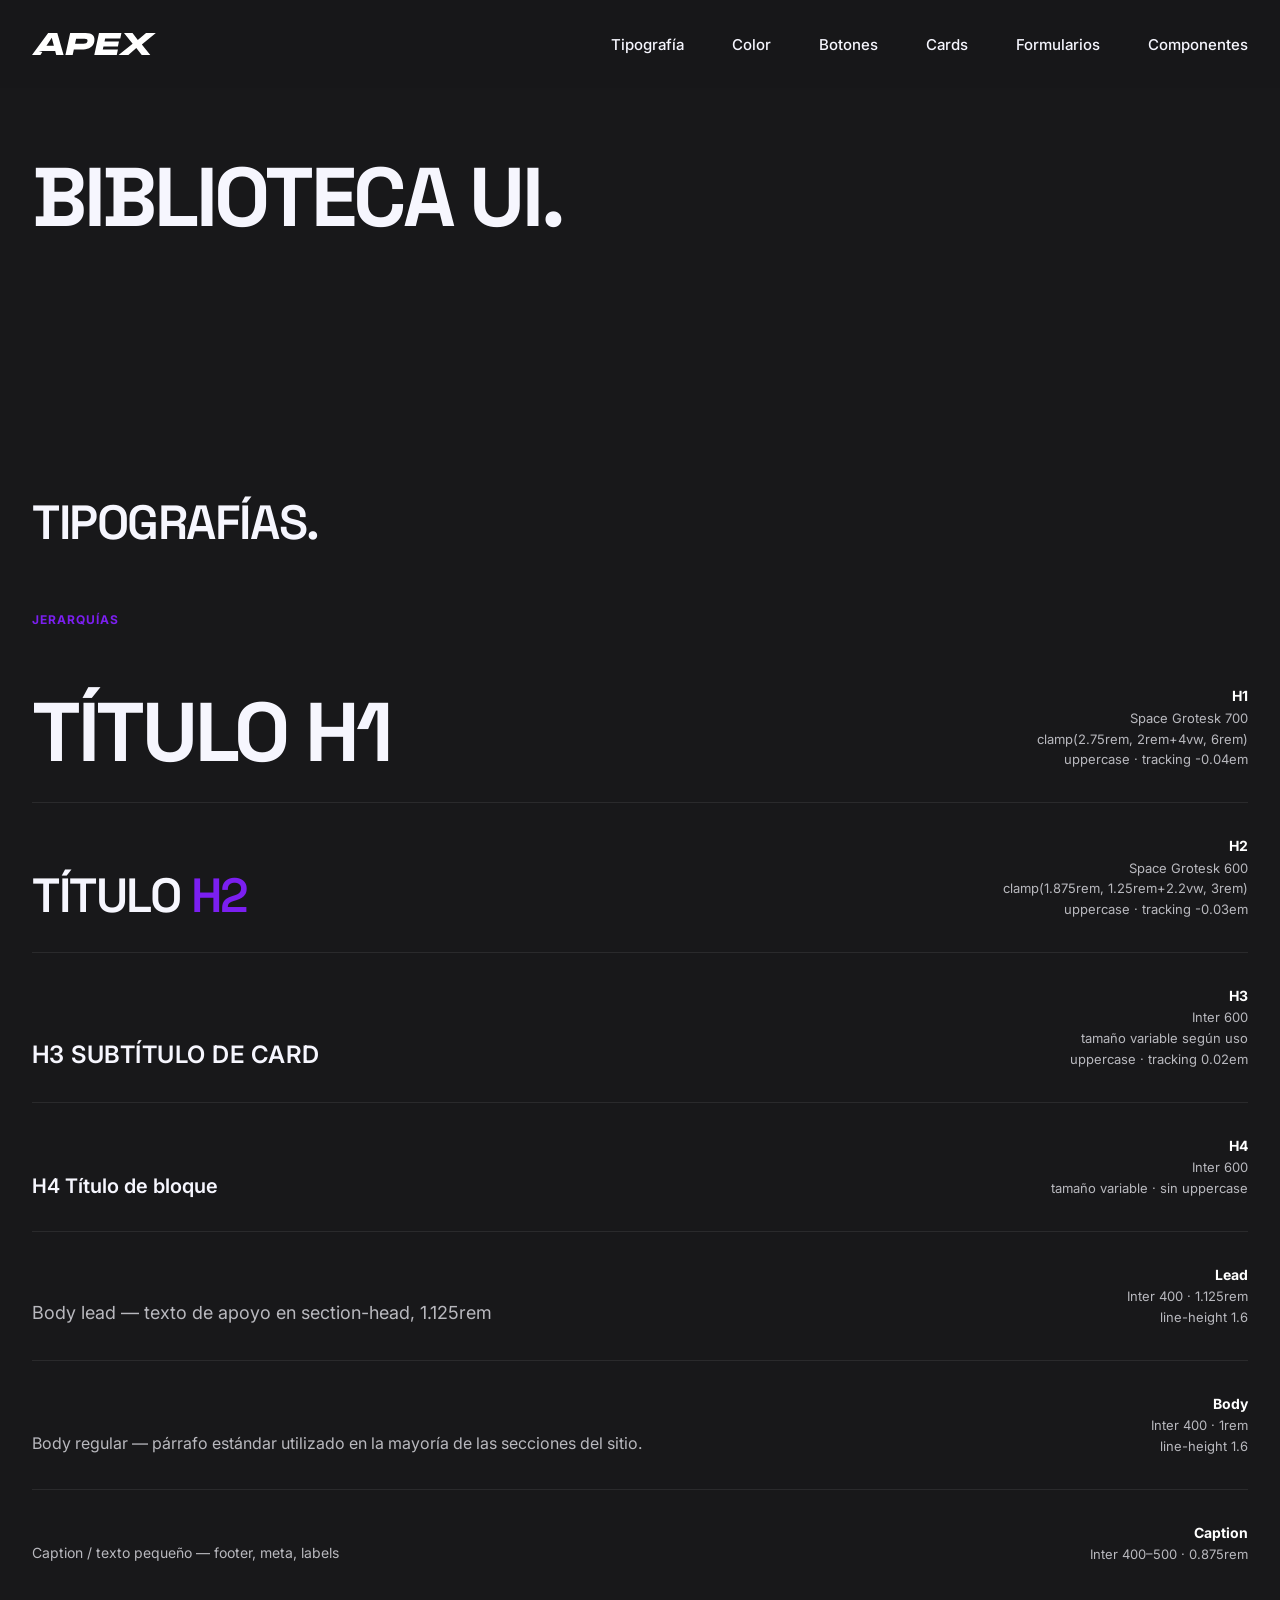
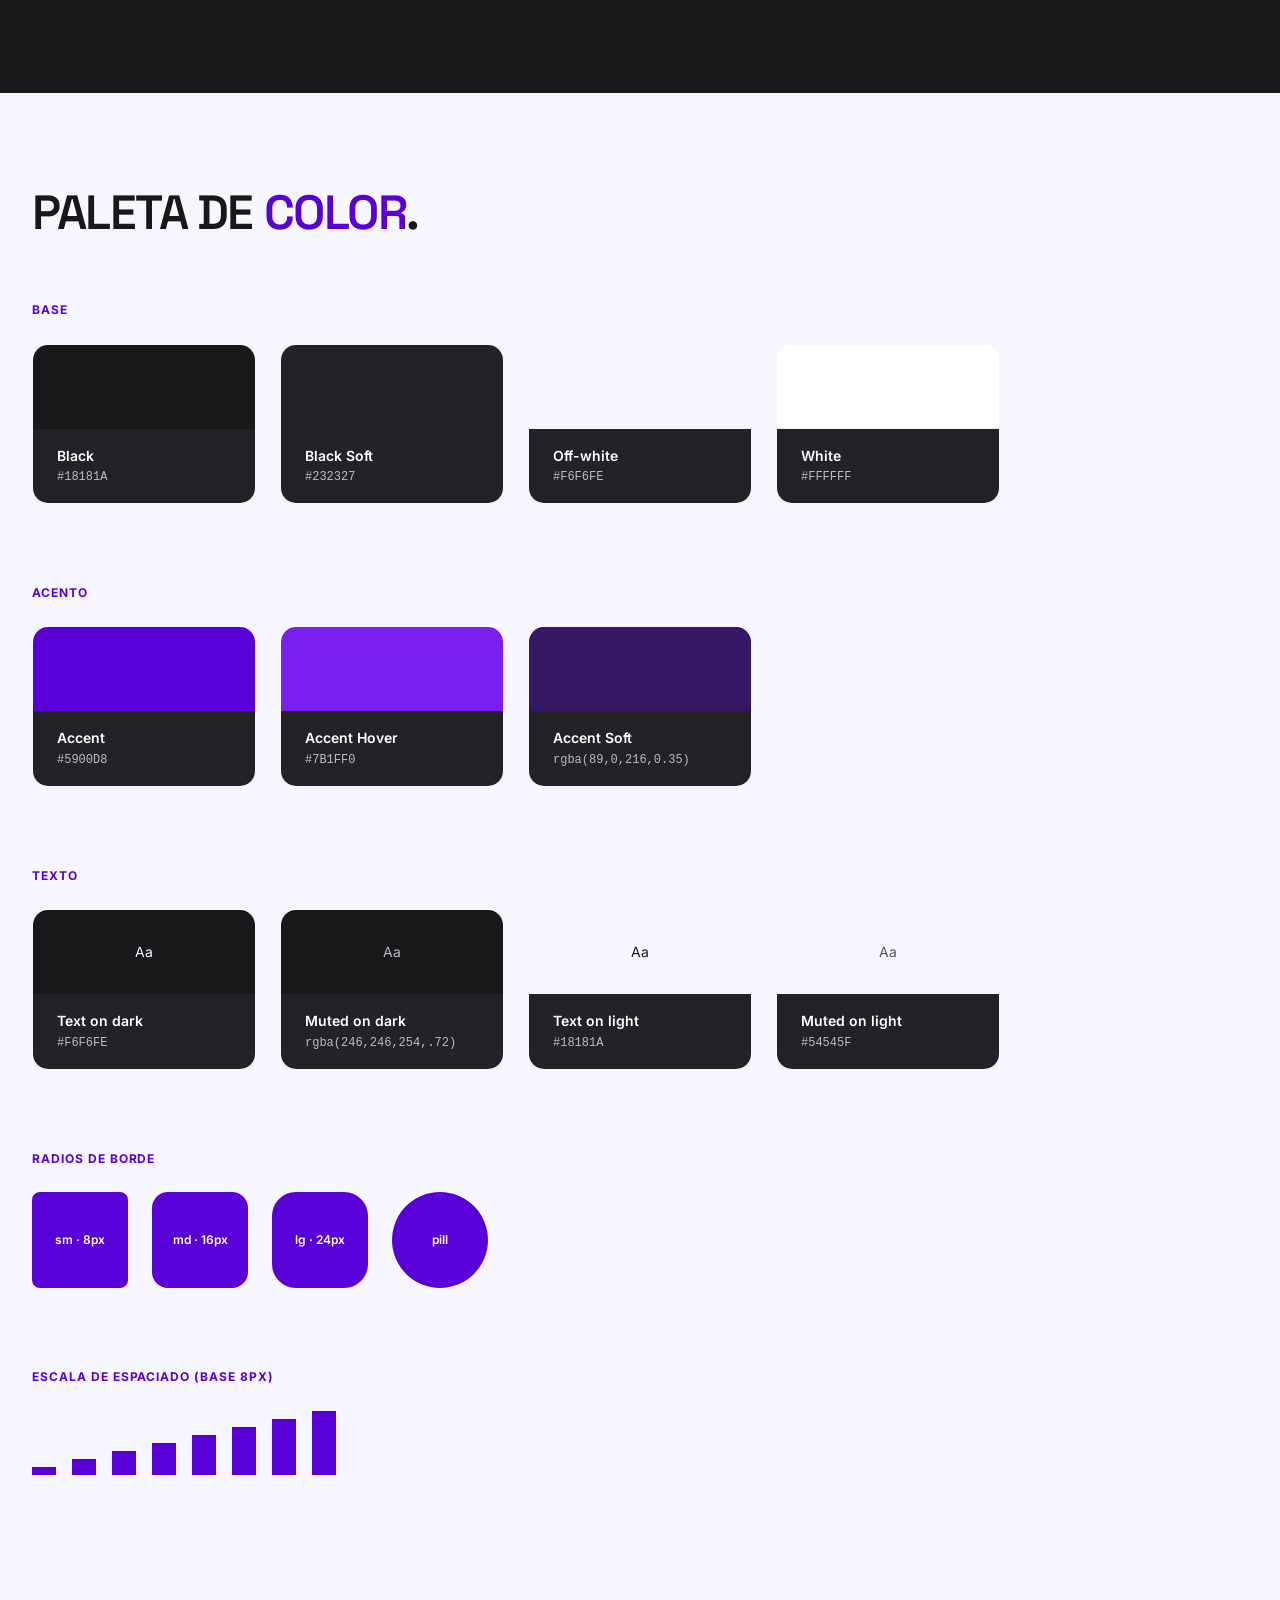
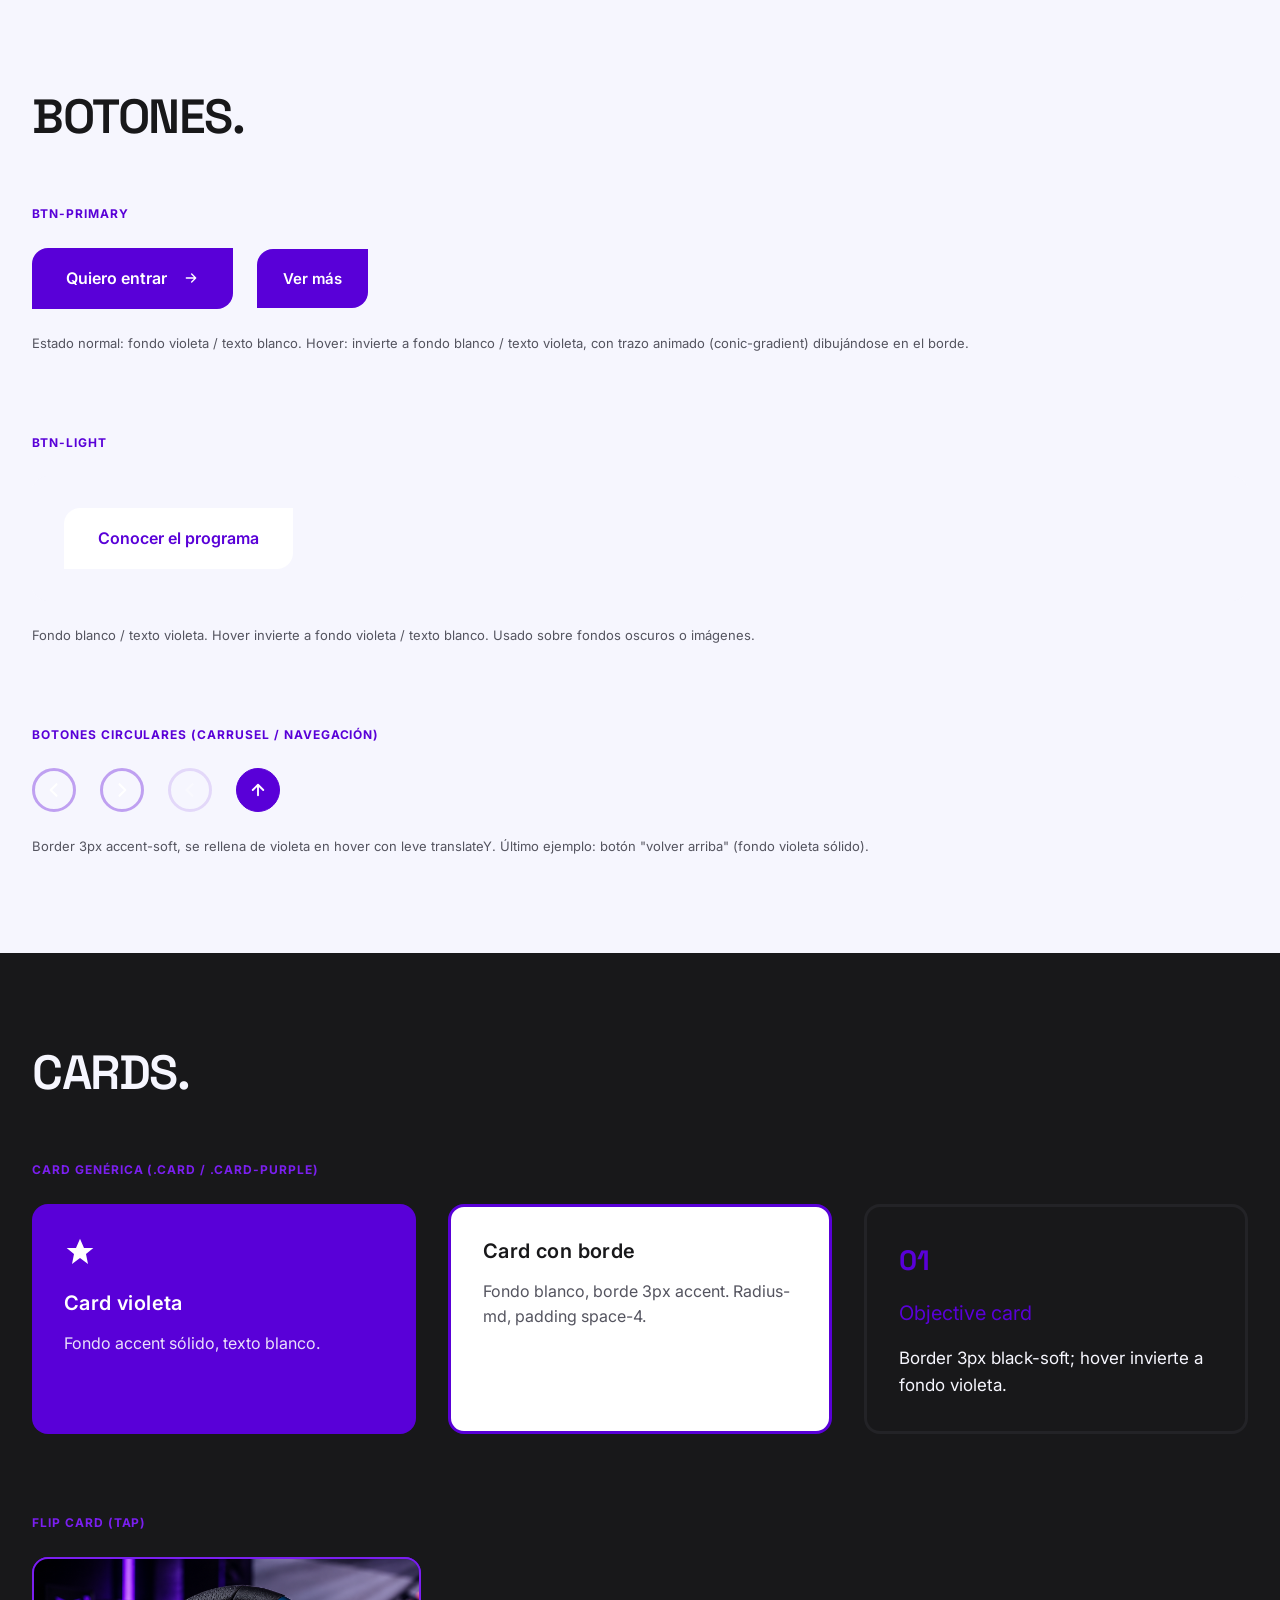
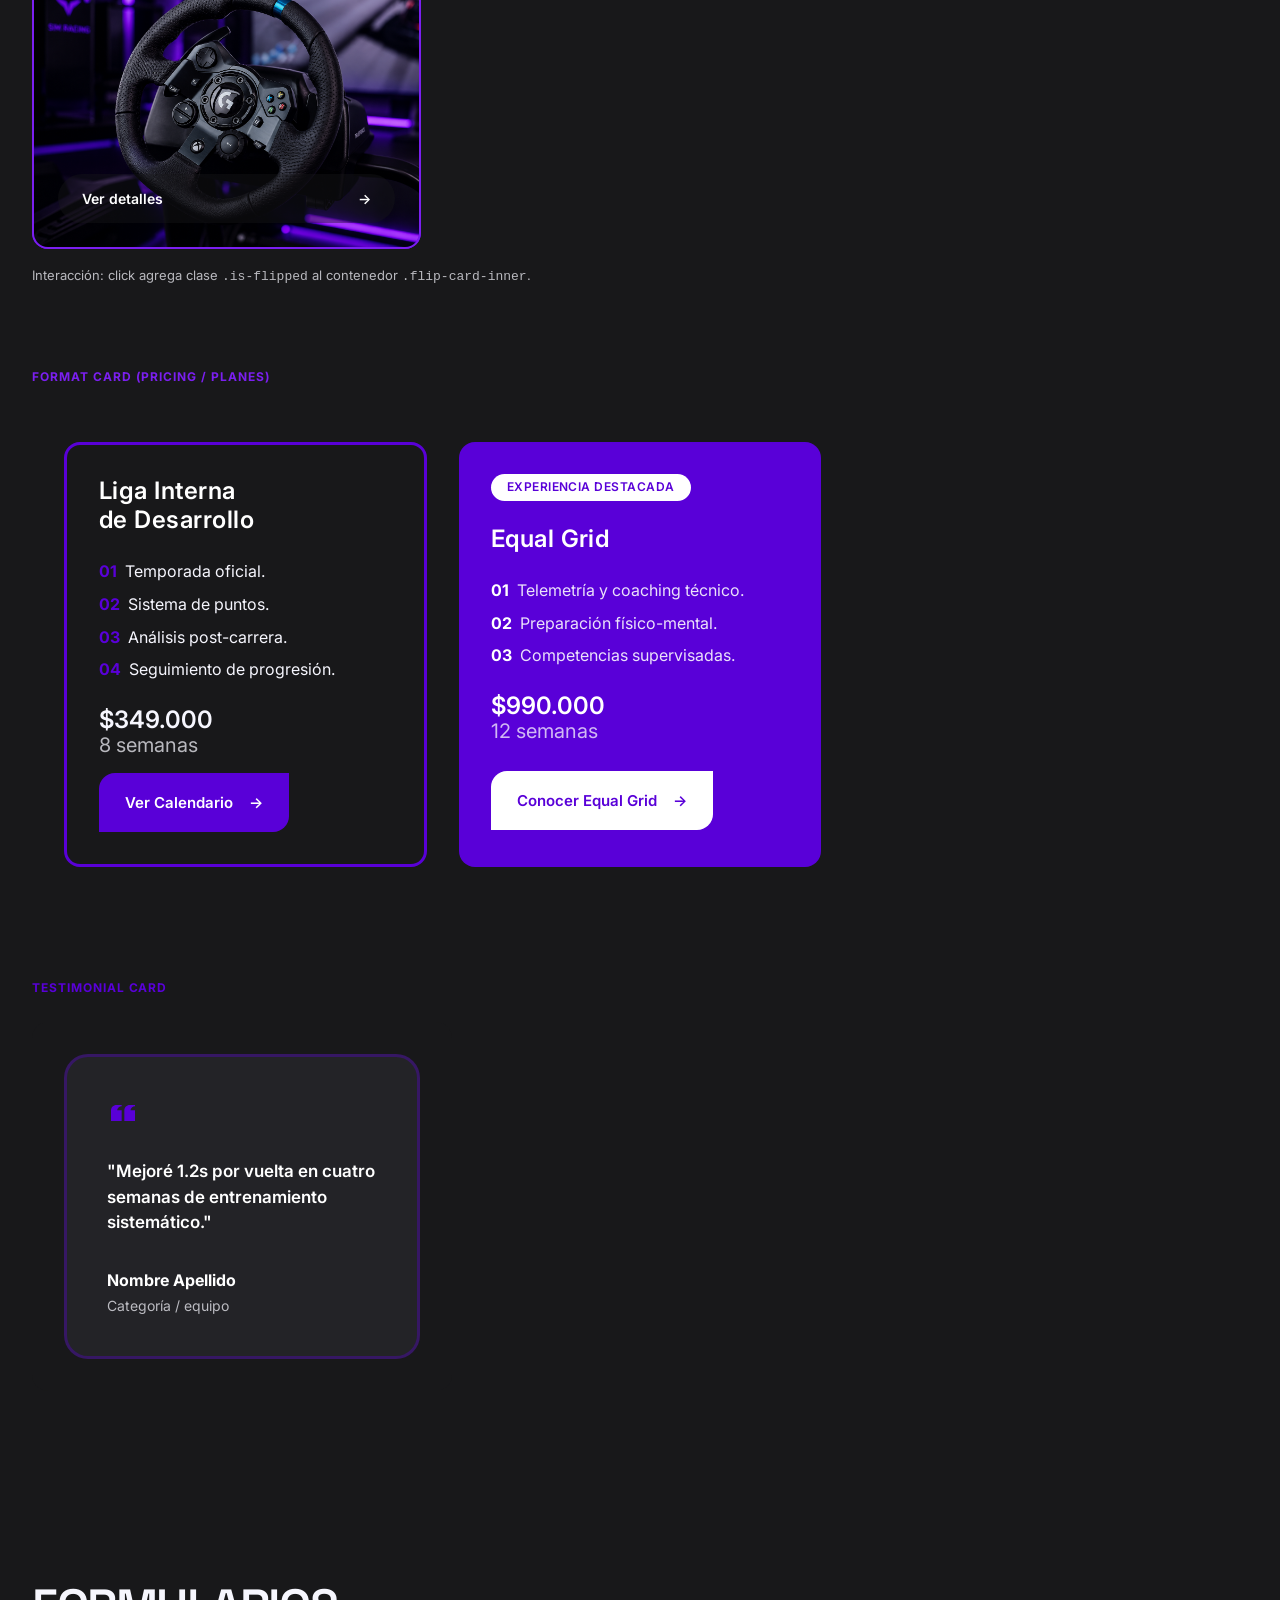
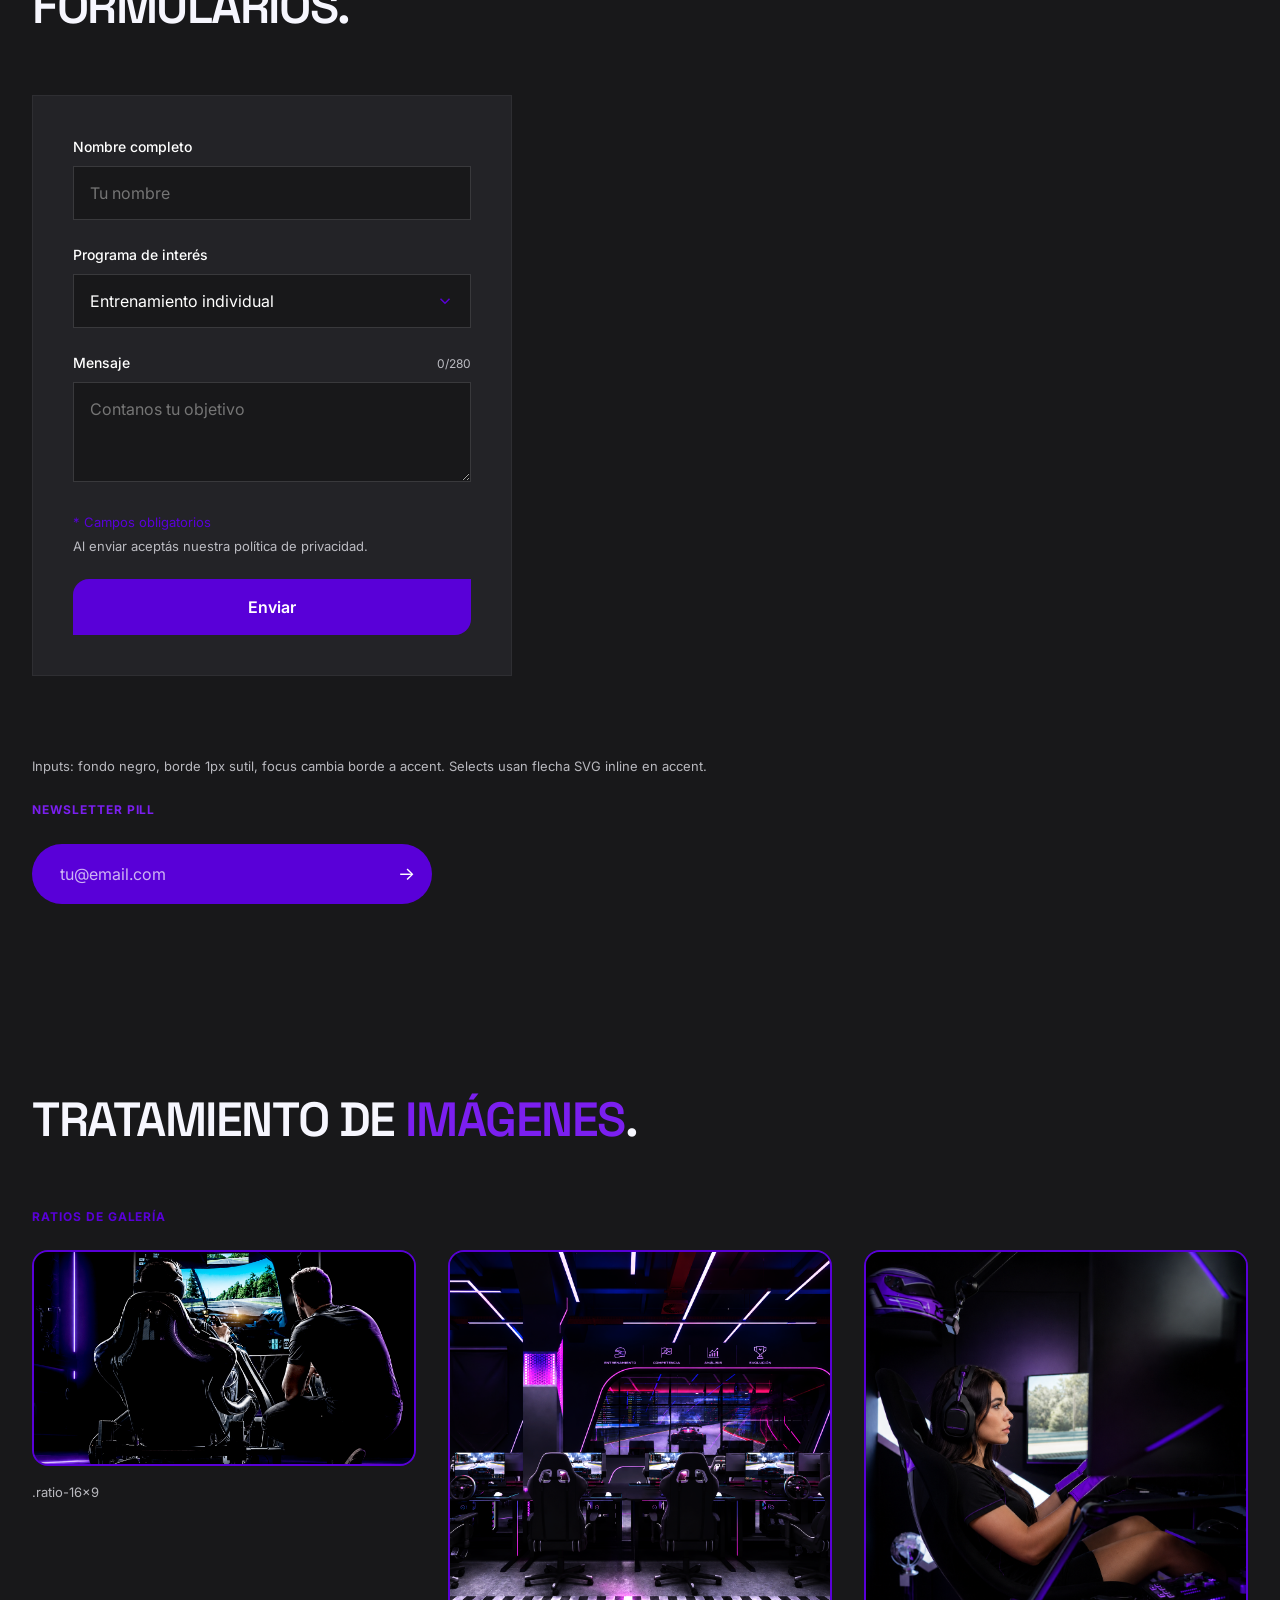
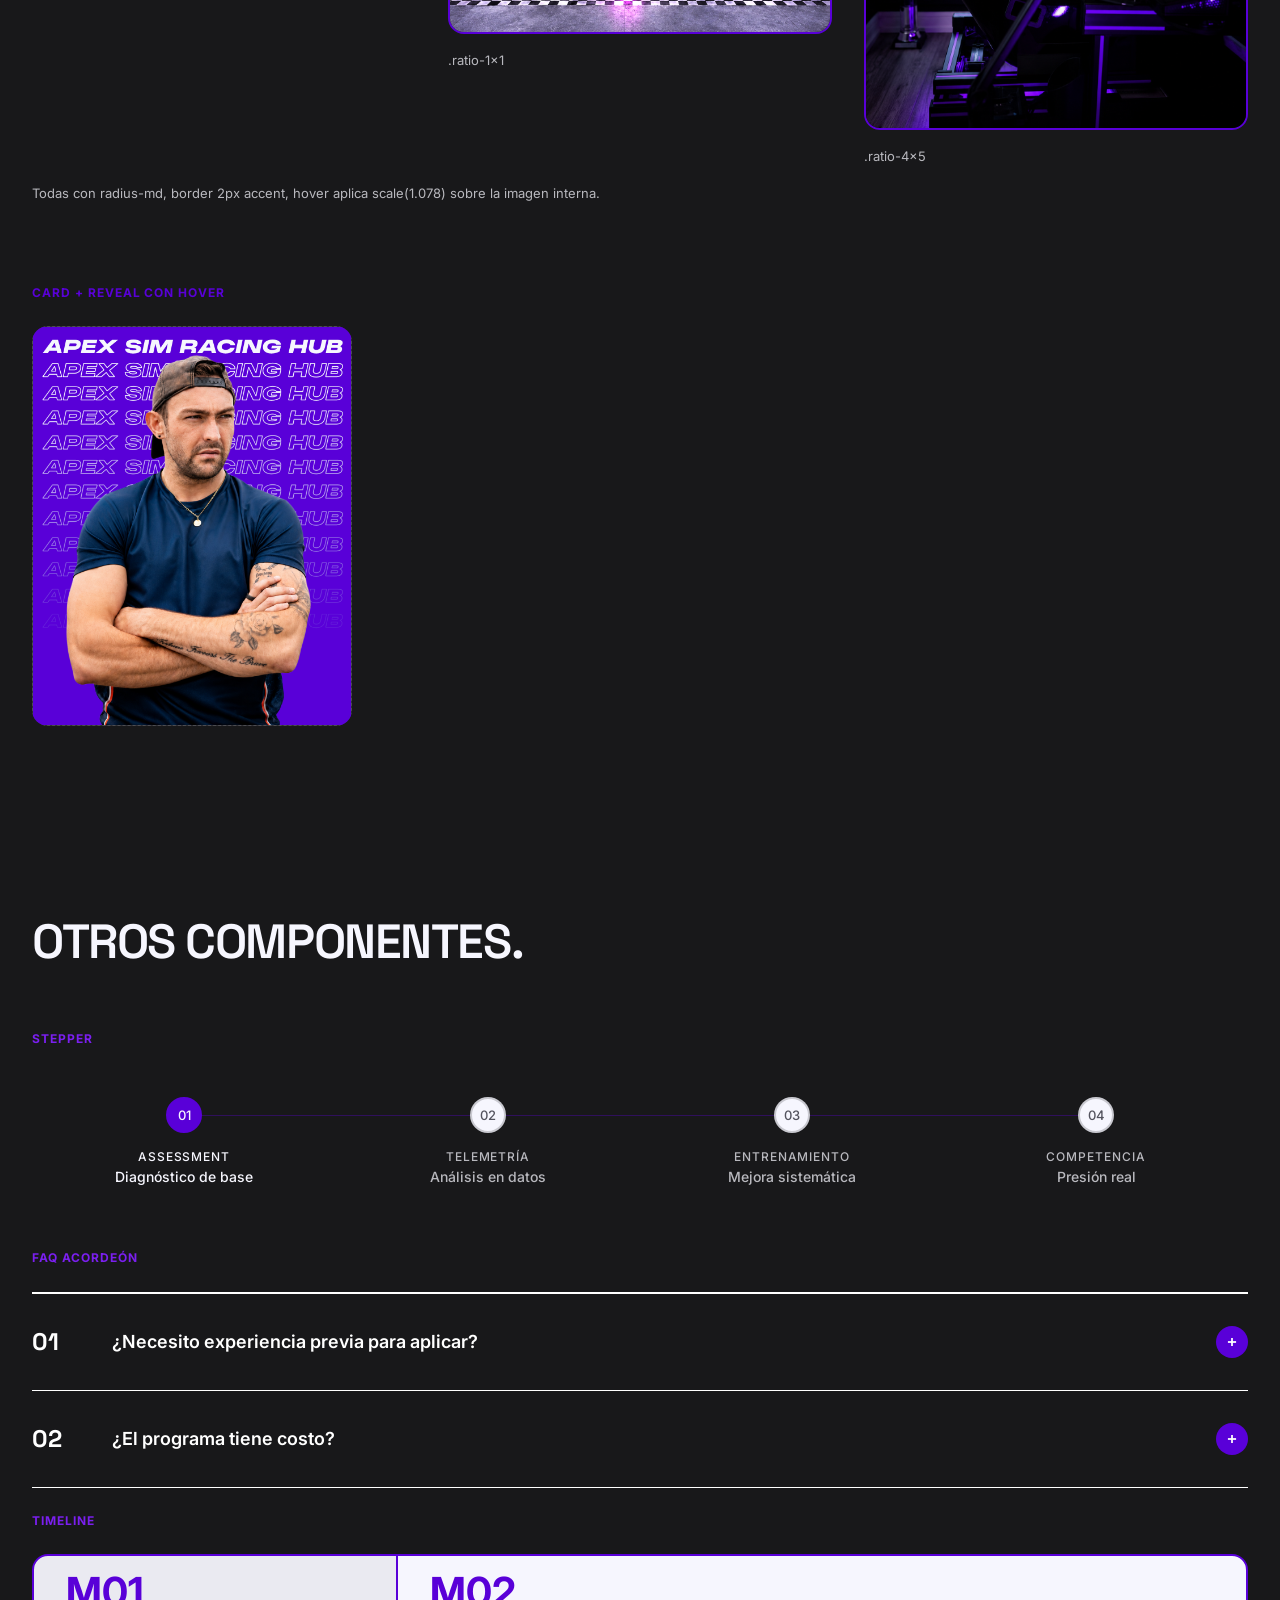
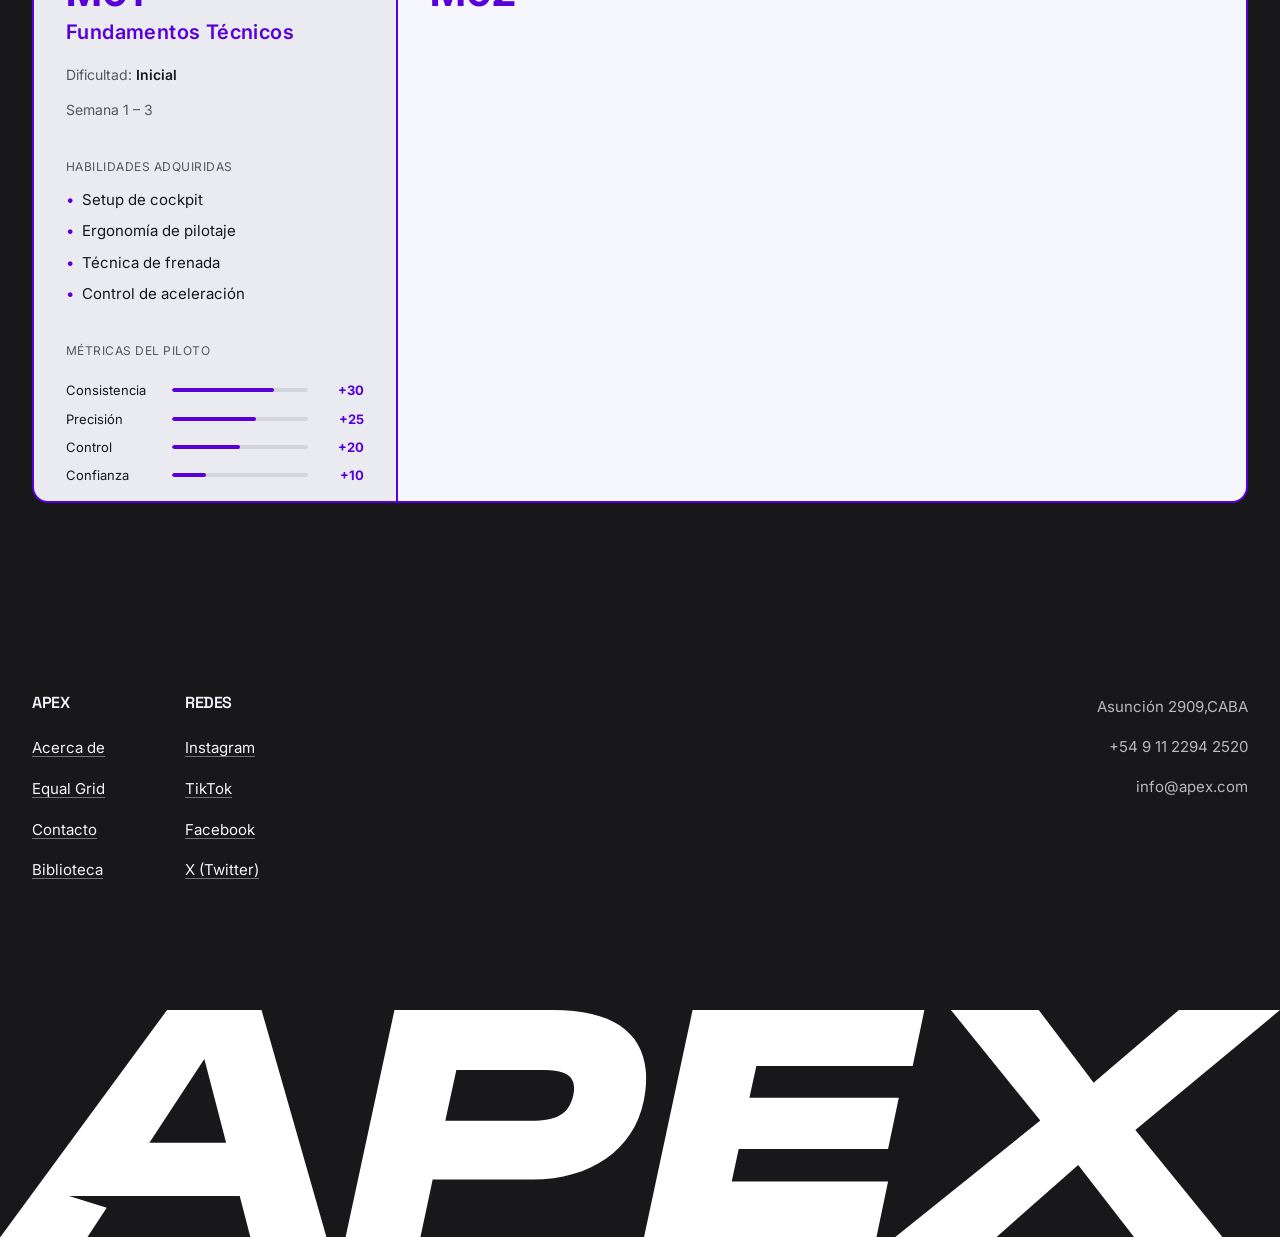
<file: biblioteca.html>
<!DOCTYPE html>
<html lang="es">
<head>
<meta charset="UTF-8">
<meta name="viewport" content="width=device-width, initial-scale=1.0">
<title>Biblioteca UI</title>
    
    <link rel="icon" type="image/png" href="assets/favicon.png">
<link rel="preconnect" href="https://fonts.googleapis.com">
<link rel="preconnect" href="https://fonts.gstatic.com" crossorigin>
<link href="https://fonts.googleapis.com/css2?family=Space+Grotesk:wght@500;600;700;900&family=Inter:wght@400;500;600;700&display=swap" rel="stylesheet">
<link rel="stylesheet" href="styles.css">
<style>
  /* =========================================================
     ESTILOS EXCLUSIVOS DE LA BIBLIOTECA
     (no tocan ninguna clase del sistema Apex; solo maquetan
     la documentación reutilizando las variables existentes)
     ========================================================= */
  .lib-header {
    position: sticky; top: 0; z-index: 200;
    background: rgba(24,24,26,0.9);
    backdrop-filter: blur(10px);
    border-bottom: 1px solid rgba(246,246,254,0.08);
    padding: var(--space-3) 0;
  }
  .lib-header-inner {
    display: flex; align-items: center; justify-content: space-between; gap: var(--space-4);
  }
  .lib-title { font-family: var(--font-display); font-size: 1.125rem; text-transform: uppercase; letter-spacing: 0.02em; }
  .lib-title span { color: var(--c-accent-hover); }
  .lib-nav { display: flex; gap: var(--space-3); flex-wrap: wrap; }
  .lib-nav a {
    font-size: 0.8125rem; font-weight: 600; text-transform: uppercase; letter-spacing: 0.04em;
    color: var(--c-text-muted-on-dark); transition: color var(--transition-fast);
  }
  .lib-nav a:hover { color: var(--c-accent-hover); }

  .lib-intro { padding-top: var(--space-8); padding-bottom: var(--space-6); }
  .lib-intro p { max-width: 62ch; font-size: 1.0625rem; color: var(--c-text-muted-on-dark); }

  .lib-section-title {
    display: flex; align-items: baseline; gap: var(--space-2);
    margin-bottom: var(--space-6); padding-bottom: var(--space-2);
    border-bottom: 2px solid var(--c-accent);
  }
  .lib-section-title .eyebrow { color: var(--c-accent); margin: 0; }
  .lib-section-title h2 { font-size: clamp(1.5rem, 2vw, 2rem); }
  .section-light .lib-section-title h2 { color: var(--c-black); }

  .lib-block { margin-bottom: var(--space-10); }
  .lib-block:last-child { margin-bottom: 0; }
  .lib-block-label {
    font-size: 0.75rem; font-weight: 700; text-transform: uppercase; letter-spacing: 0.08em;
    color: var(--c-accent); margin-bottom: var(--space-3); margin-top: var(--space-3);
  }
  .section-dark .lib-block-label { color: var(--c-accent-hover); }

  /* Specimen tipográfico */
  .specimen {
    display: grid; grid-template-columns: 1fr auto; gap: var(--space-4);
    align-items: end; padding: var(--space-4) 0;
    border-bottom: 1px solid rgba(246,246,254,0.08);
  }
  .section-light .specimen { border-bottom: 1px solid rgba(24,24,26,0.1); }
  .specimen:last-child { border-bottom: none; }
  .specimen-sample { overflow-wrap: anywhere; }
  .specimen-meta {
    text-align: right; font-family: var(--font-body); font-size: 0.8125rem;
    color: var(--c-text-muted-on-dark); line-height: 1.6; white-space: nowrap;
  }
  .section-light .specimen-meta { color: var(--c-text-muted-on-light); }
  .specimen-meta b { color: var(--c-white); display: block; font-size: 0.875rem; }
  .section-light .specimen-meta b { color: var(--c-black); }

  /* Paleta */
  .swatch-grid {
    display: grid; grid-template-columns: repeat(auto-fill, minmax(200px, 1fr)); gap: var(--space-3);
  }
  .swatch {
    border-radius: var(--radius-md); overflow: hidden;
    border: 1px solid rgba(246,246,254,0.1);
  }
  .swatch-color { height: 84px; }
  .swatch-info { padding: var(--space-2) var(--space-3); background: var(--c-black-soft); }
  .swatch-name { font-size: 0.875rem; font-weight: 600; color: var(--c-white); margin-bottom: 2px; }
  .swatch-code { font-size: 0.75rem; color: var(--c-text-muted-on-dark); font-family: monospace; }

  /* Grillas de demo genéricas */
  .demo-row { display: flex; flex-wrap: wrap; align-items: center; gap: var(--space-3); margin-bottom: var(--space-3); }
  .demo-row:last-child { margin-bottom: 0; }
  .demo-caption { font-size: 0.8125rem; color: var(--c-text-muted-on-dark); margin-top: var(--space-2); }
  .section-light .demo-caption { color: var(--c-text-muted-on-light); }

  .lib-2col { display: grid; grid-template-columns: 1fr 1fr; gap: var(--space-6); }
  .lib-3col { display: grid; grid-template-columns: repeat(3, 1fr); gap: var(--space-4); }

  .img-frame {
    aspect-ratio: 4/3; border-radius: var(--radius-md);
    background: linear-gradient(135deg, var(--c-black-soft), #3a3a42);
    display: flex; align-items: center; justify-content: center;
    color: var(--c-text-muted-on-dark); font-size: 0.75rem; text-transform: uppercase; letter-spacing: 0.06em;
    overflow: hidden;
  }

  .radius-demo {
    width: 96px; height: 96px; background: var(--c-accent);
    display: flex; align-items: center; justify-content: center;
    color: var(--c-white); font-size: 0.75rem; font-weight: 600;
  }

  .spacing-demo { display: flex; align-items: flex-end; gap: var(--space-2); flex-wrap: wrap; }
  .spacing-bar { background: var(--c-accent); width: 24px; }
  .spacing-item { display: flex; flex-direction: column; align-items: center; gap: var(--space-1); }
  .spacing-item span { font-size: 0.75rem; color: var(--c-text-muted-on-dark); font-family: monospace; }

  @media (max-width: 768px) {
    .lib-2col, .lib-3col { grid-template-columns: 1fr; }
    .specimen { grid-template-columns: 1fr; }
    .specimen-meta { text-align: left; }
  }
</style>
</head>
<body>

<header class="site-header" id="top">
    <div class="container header-inner">
     <a href="#top" class="logo" aria-label="Apex — inicio">
        <svg viewBox="0 0 1177.86 209.25" fill="currentColor" aria-hidden="true" focusable="false">
          <path d="M153.74,0h86.9l59.87,209.25h-70.04l-9.88-38.07H63.55l34.64,10.68-17.98,27.39H0L153.74,0ZM208.08,122.06l-20.05-77.01-50.57,77.01h70.62Z"/>
          <path d="M362.98,0h145.89c67.13,0,94.16,30.81,83.41,83.99-9.01,44.46-48.82,72.07-102.3,72.07h-91.84l-11.33,53.18h-68.88L362.98,0ZM489.11,102.01c22.67,0,34.29-5.52,38.36-23.25,3.78-17.44-5.52-23.54-28.19-23.54h-79.34l-10.17,46.79h79.34Z"/>
          <path d="M637.31,0h213.31l-10.75,51.44h-143.86l-6.39,29.35h137.46l-9.88,47.08h-137.46l-6.39,29.93h143.86l-10.75,51.44h-213.9L637.31,0Z"/>
          <path d="M957.28,101.72L875.03,0h80.79l50.57,66.84L1084.86,0h93l-133.1,110.44,80.5,98.81h-81.37l-51.73-66.55-75.56,66.55h-93.29l133.98-107.53Z"/>
        </svg>
      </a>

      <nav class="primary-nav" id="primary-nav" aria-label="Navegación principal">
        <ul>
          <li><a href="#tipografia">Tipografía</a></li>
          <li><a href="#color">Color</a></li>
          <li><a href="#botones">Botones</a></li>
          <li><a href="#cards">Cards</a></li>
          <li><a href="#formularios">Formularios</a></li>
          <li><a href="#componentes">Componentes</a></li>
        </ul>
      </nav>

      <button class="nav-toggle" id="navToggle" type="button" aria-expanded="false" aria-controls="primary-nav" aria-label="Abrir menú de navegación">
        <span class="nav-toggle-bar"></span>
        <span class="nav-toggle-bar"></span>
      </button>
    </div>
  </header>


<main>

  <!-- INTRO -->
  <section class="section section-dark">
    <div class="container lib-intro">
      <h1 style="font-size: clamp(2.75rem, 2rem + 4vw, 6rem);; margin-bottom: var(--space-3);">Biblioteca UI.</h1>
    </div>
  </section>

  <!-- TIPOGRAFÍA -->
  <section id="tipografia" class="section section-dark">
    <div class="container">
      <div class="section-head">
        <h2>Tipografías.</h2>
      </div>

      <div class="lib-block">
        <div class="lib-block-label">Jerarquías</div>

        <div class="specimen">
          <div class="specimen-sample"><h1 style="font-size: clamp(2.75rem, 2rem + 4vw, 6rem);">Título H1</h1></div>
          <div class="specimen-meta"><b>H1</b>Space Grotesk 700<br>clamp(2.75rem, 2rem+4vw, 6rem)<br>uppercase · tracking -0.04em</div>
        </div>

        <div class="specimen">
          <div class="specimen-sample"><h2>Título <span class="text-accent">H2</span></h2></div>
          <div class="specimen-meta"><b>H2</b>Space Grotesk 600<br>clamp(1.875rem, 1.25rem+2.2vw, 3rem)<br>uppercase · tracking -0.03em</div>
        </div>

        <div class="specimen">
          <div class="specimen-sample"><h3 style="font-size: 1.5rem;">H3 Subtítulo de card</h3></div>
          <div class="specimen-meta"><b>H3</b>Inter 600<br>tamaño variable según uso<br>uppercase · tracking 0.02em</div>
        </div>

        <div class="specimen">
          <div class="specimen-sample"><h4 style="font-size: 1.25rem;">H4 Título de bloque</h4></div>
          <div class="specimen-meta"><b>H4</b>Inter 600<br>tamaño variable · sin uppercase</div>
        </div>

        <div class="specimen">
          <div class="specimen-sample"><p style="font-size: 1.125rem; color: var(--c-text-muted-on-dark);">Body lead — texto de apoyo en section-head, 1.125rem</p></div>
          <div class="specimen-meta"><b>Lead</b>Inter 400 · 1.125rem<br>line-height 1.6</div>
        </div>

        <div class="specimen">
          <div class="specimen-sample"><p style="color: var(--c-text-muted-on-dark);">Body regular — párrafo estándar utilizado en la mayoría de las secciones del sitio.</p></div>
          <div class="specimen-meta"><b>Body</b>Inter 400 · 1rem<br>line-height 1.6</div>
        </div>

        <div class="specimen">
          <div class="specimen-sample"><span style="font-size: 0.875rem; color: var(--c-text-muted-on-dark);">Caption / texto pequeño — footer, meta, labels</span></div>
          <div class="specimen-meta"><b>Caption</b>Inter 400–500 · 0.875rem</div>
        </div>
      </div>
    </div>
  </section>

  <!-- COLOR -->
  <section id="color" class="section section-light">
    <div class="container">
      <div class="section-head">
        <h2>Paleta de <span class="text-accent">color</span>.</h2>
      </div>

      <div class="lib-block">
        <div class="lib-block-label" style="color: var(--c-accent);">Base</div>
        <div class="swatch-grid">
          <div class="swatch">
            <div class="swatch-color" style="background: #18181A;"></div>
            <div class="swatch-info"><div class="swatch-name">Black</div><div class="swatch-code">#18181A</div></div>
          </div>
          <div class="swatch">
            <div class="swatch-color" style="background: #232327;"></div>
            <div class="swatch-info"><div class="swatch-name">Black Soft</div><div class="swatch-code">#232327</div></div>
          </div>
          <div class="swatch">
            <div class="swatch-color" style="background: #F6F6FE;"></div>
            <div class="swatch-info"><div class="swatch-name">Off-white</div><div class="swatch-code">#F6F6FE</div></div>
          </div>
          <div class="swatch">
            <div class="swatch-color" style="background: #FFFFFF; border-bottom: 1px solid #eee;"></div>
            <div class="swatch-info"><div class="swatch-name">White</div><div class="swatch-code">#FFFFFF</div></div>
          </div>
        </div>
      </div>

      <div class="lib-block">
        <div class="lib-block-label" style="color: var(--c-accent);">Acento</div>
        <div class="swatch-grid">
          <div class="swatch">
            <div class="swatch-color" style="background: #5900D8;"></div>
            <div class="swatch-info"><div class="swatch-name">Accent</div><div class="swatch-code">#5900D8</div></div>
          </div>
          <div class="swatch">
            <div class="swatch-color" style="background: #7B1FF0;"></div>
            <div class="swatch-info"><div class="swatch-name">Accent Hover</div><div class="swatch-code">#7B1FF0</div></div>
          </div>
          <div class="swatch">
            <div class="swatch-color" style="background: rgba(89, 0, 216, 0.35); background-color:#232327; background-image: linear-gradient(rgba(89,0,216,0.35), rgba(89,0,216,0.35));"></div>
            <div class="swatch-info"><div class="swatch-name">Accent Soft</div><div class="swatch-code">rgba(89,0,216,0.35)</div></div>
          </div>
        </div>
      </div>

      <div class="lib-block">
        <div class="lib-block-label" style="color: var(--c-accent);">Texto</div>
        <div class="swatch-grid">
          <div class="swatch">
            <div class="swatch-color" style="background:#18181A; display:flex; align-items:center; justify-content:center; color:#F6F6FE; font-family: var(--font-body); font-size:0.875rem;">Aa</div>
            <div class="swatch-info"><div class="swatch-name">Text on dark</div><div class="swatch-code">#F6F6FE</div></div>
          </div>
          <div class="swatch">
            <div class="swatch-color" style="background:#18181A; display:flex; align-items:center; justify-content:center; color:rgba(246,246,254,0.72); font-family: var(--font-body); font-size:0.875rem;">Aa</div>
            <div class="swatch-info"><div class="swatch-name">Muted on dark</div><div class="swatch-code">rgba(246,246,254,.72)</div></div>
          </div>
          <div class="swatch">
            <div class="swatch-color" style="background:#F6F6FE; display:flex; align-items:center; justify-content:center; color:#18181A; font-family: var(--font-body); font-size:0.875rem;">Aa</div>
            <div class="swatch-info"><div class="swatch-name">Text on light</div><div class="swatch-code">#18181A</div></div>
          </div>
          <div class="swatch">
            <div class="swatch-color" style="background:#F6F6FE; display:flex; align-items:center; justify-content:center; color:#54545F; font-family: var(--font-body); font-size:0.875rem;">Aa</div>
            <div class="swatch-info"><div class="swatch-name">Muted on light</div><div class="swatch-code">#54545F</div></div>
          </div>
        </div>
      </div>

      <div class="lib-block">
        <div class="lib-block-label" style="color: var(--c-accent);">Radios de borde</div>
        <div class="demo-row">
          <div class="radius-demo" style="border-radius: 8px;">sm · 8px</div>
          <div class="radius-demo" style="border-radius: 16px;">md · 16px</div>
          <div class="radius-demo" style="border-radius: 24px;">lg · 24px</div>
          <div class="radius-demo" style="border-radius: 999px;">pill</div>
        </div>
      </div>

      <div class="lib-block">
        <div class="lib-block-label" style="color: var(--c-accent);">Escala de espaciado (base 8px)</div>
        <div class="spacing-demo">
          <div class="spacing-item"><div class="spacing-bar" style="height:8px;"></div><span>8</span></div>
          <div class="spacing-item"><div class="spacing-bar" style="height:16px;"></div><span>16</span></div>
          <div class="spacing-item"><div class="spacing-bar" style="height:24px;"></div><span>24</span></div>
          <div class="spacing-item"><div class="spacing-bar" style="height:32px;"></div><span>32</span></div>
          <div class="spacing-item"><div class="spacing-bar" style="height:40px;"></div><span>40</span></div>
          <div class="spacing-item"><div class="spacing-bar" style="height:48px;"></div><span>48</span></div>
          <div class="spacing-item"><div class="spacing-bar" style="height:56px;"></div><span>56</span></div>
          <div class="spacing-item"><div class="spacing-bar" style="height:64px;"></div><span>64</span></div>
        </div>
      </div>
    </div>
  </section>

  <!-- BOTONES -->
  <section id="botones" class="section section-light">
    <div class="container">
      <div class="section-head">
        <h2>Botones.</h2>
      </div>

      <div class="lib-block">
        <div class="lib-block-label">btn-primary</div>
        <div class="demo-row">
          <a href="#" class="btn btn-primary">Quiero entrar<svg class="arrow" width="16" height="16" viewBox="0 0 24 24" fill="none"><path d="M5 12h14M13 6l6 6-6 6" stroke="currentColor" stroke-width="2" stroke-linecap="round" stroke-linejoin="round"/></svg></a>
          <a href="#" class="btn btn-primary btn-sm">Ver más</a>
        </div>
        <p class="demo-caption">Estado normal: fondo violeta / texto blanco. Hover: invierte a fondo blanco / texto violeta, con trazo animado (conic-gradient) dibujándose en el borde.</p>
      </div>

      <div class="lib-block">
        <div class="lib-block-label">btn-light</div>
        <div class="demo-row" style="background: var(--c-offwhite); padding: var(--space-4); border-radius: var(--radius-md);">
          <a href="#" class="btn btn-light">Conocer el programa</a>
        </div>
        <p class="demo-caption">Fondo blanco / texto violeta. Hover invierte a fondo violeta / texto blanco. Usado sobre fondos oscuros o imágenes.</p>
      </div>

      <div class="lib-block">
        <div class="lib-block-label">Botones circulares (carrusel / navegación)</div>
        <div class="demo-row">
          <button class="carousel-arrow" aria-label="Anterior"><svg viewBox="0 0 24 24" fill="none"><path d="M15 5l-7 7 7 7" stroke="currentColor" stroke-width="2.5" stroke-linecap="round" stroke-linejoin="round"/></svg></button>
          <button class="carousel-arrow" aria-label="Siguiente"><svg viewBox="0 0 24 24" fill="none"><path d="M9 5l7 7-7 7" stroke="currentColor" stroke-width="2.5" stroke-linecap="round" stroke-linejoin="round"/></svg></button>
          <button class="carousel-arrow" disabled aria-label="Deshabilitado"><svg viewBox="0 0 24 24" fill="none"><path d="M15 5l-7 7 7 7" stroke="currentColor" stroke-width="2.5" stroke-linecap="round" stroke-linejoin="round"/></svg></button>
          <button class="back-to-top visible" style="position: static;" aria-label="Volver arriba"><svg width="18" height="18" viewBox="0 0 24 24" fill="none"><path d="M12 19V5M5 12l7-7 7 7" stroke="currentColor" stroke-width="2.5" stroke-linecap="round" stroke-linejoin="round"/></svg></button>
        </div>
        <p class="demo-caption">Border 3px accent-soft, se rellena de violeta en hover con leve translateY. Último ejemplo: botón "volver arriba" (fondo violeta sólido).</p>
      </div>
    </div>
  </section>

  <!-- CARDS -->
  <section id="cards" class="section section-dark">
    <div class="container">
      <div class="section-head">
        <h2>Cards.</h2>
      </div>

      <div class="lib-block">
        <div class="lib-block-label" style="color: var(--c-accent-hover);">Card genérica (.card / .card-purple)</div>
        <div class="lib-3col">
          <div class="card card-purple">
            <svg class="card-icon" style="width:32px;height:32px;margin-bottom:var(--space-2);" viewBox="0 0 24 24" fill="none"><path d="M12 2l3 7h7l-5.5 4.5L18 21l-6-4.5L6 21l1.5-7.5L2 9h7l3-7z" fill="currentColor"/></svg>
            <h3 style="text-transform:none; font-size:1.25rem;">Card violeta</h3>
            <p>Fondo accent sólido, texto blanco.</p>
          </div>
          <div class="card" style="background: var(--c-white); border: 3px solid var(--c-accent);">
            <h3 style="text-transform:none; font-size:1.25rem; color:var(--c-black); margin-bottom: var(--space-2);">Card con borde</h3>
            <p style="color: var(--c-text-muted-on-light);">Fondo blanco, borde 3px accent. Radius-md, padding space-4.</p>
          </div>
          <div class="objective-card">
            <div class="objective-num">01</div>
            <div class="objective-title">Objective card</div>
            <p class="section-paragraph" style="color: var(--c-text-on-dark); margin:0;">Border 3px black-soft; hover invierte a fondo violeta.</p>
          </div>
        </div>
      </div>

      <div class="lib-block">
        <div class="lib-block-label" style="color: var(--c-accent-hover);">Flip card (tap)</div>
        <ul class="card-grid card-grid-2" role="list">
        <li class="card card-purple">
          <button class="flip-card-trigger" type="button" aria-pressed="false" aria-label="Ver detalle: Simuladores Direct Drive">
            <div class="flip-card-inner">
              <div class="flip-card-front">
                <img src="assets/tec-direct-drive.png" alt="" loading="lazy">
                <span class="flip-card-cta">Ver detalles <span class="arrow" aria-hidden="true">→</span></span>
              </div>
              <div class="flip-card-back">
                <svg class="card-icon" xmlns="http://www.w3.org/2000/svg" viewBox="0 0 24 24" aria-hidden="true" focusable="false">
                  <path d="M0 0h24v24H0z" fill="none" />
                  <g fill="none" fill-rule="evenodd">
                    <path d="m12.593 23.258l-.011.002l-.071.035l-.02.004l-.014-.004l-.071-.035q-.016-.005-.024.005l-.004.01l-.017.428l.005.02l.01.013l.104.074l.015.004l.012-.004l.104-.074l.012-.016l.004-.017l-.017-.427q-.004-.016-.017-.018m.265-.113l-.013.002l-.185.093l-.01.01l-.003.011l.018.43l.005.012l.008.007l.201.093q.019.005.029-.008l.004-.014l-.034-.614q-.005-.018-.02-.022m-.715.002a.02.02 0 0 0-.027.006l-.006.014l-.034.614q.001.018.017.024l.015-.002l.201-.093l.01-.008l.004-.011l.017-.43l-.003-.012l-.01-.01z" />
                    <path fill="currentColor" d="M12 2c5.523 0 10 4.477 10 10s-4.477 10-10 10S2 17.523 2 12S6.477 2 12 2M8.313 14.781c-1.044-.835-2.46-1.158-4.108-.972a8.01 8.01 0 0 0 6.254 6.043c-.193-2.625-1.056-4.2-2.146-5.07Zm7.374 0c-1.09.872-1.953 2.446-2.146 5.07a8.01 8.01 0 0 0 6.253-6.042c-1.647-.186-3.063.137-4.107.972M12 10c-.95 0-1.732.37-2.306.778l-.498.347c-.524.355-1.126.72-1.801.96a6.4 6.4 0 0 1 2.167 1.134c1.124.9 1.953 2.187 2.438 3.859c.485-1.672 1.314-2.96 2.438-3.859a6.4 6.4 0 0 1 2.167-1.133c-.675-.241-1.277-.606-1.801-.961l-.498-.347C13.732 10.37 12.95 10 12 10m0-6a8 8 0 0 0-7.862 6.513l-.043.248l2.21-.442c.582-.116 1.135-.423 1.753-.84l.477-.332C9.332 8.581 10.513 8 12 8c1.388 0 2.509.506 3.3 1.034l.642.445c.54.365 1.032.645 1.536.788l.217.052l2.21.442A8 8 0 0 0 12 4" />
                  </g>
                </svg>
                <h3>Simuladores Direct Drive</h3>
                <p>Volantes con torque calibrado de hasta 25 nm. Feedback de fuerza que replica con precisión lo que siente un piloto real en cada metro de pista.</p>
              </div>
            </div>
          </button>
        </li>
        </ul>
        <p class="demo-caption">Interacción: click agrega clase <code>.is-flipped</code> al contenedor <code>.flip-card-inner</code>.</p>
      </div>

      <div class="lib-block">
        <div class="lib-block-label" style="color: var(--c-accent-hover);">Format card (pricing / planes)</div>
        <div class="lib-3col" style="padding: var(--space-4); border-radius: var(--radius-md);">
          <div class="format-card">
          <div class="format-copy">
            <h3 style="color: var(--c-white);">Liga Interna<br> de Desarrollo</h3>
            <ul class="format-argument-list">
              <li style="color: var(--c-text-on-dark);"><span class="argument-marker" aria-hidden="true">01</span>Temporada oficial.</li>
              <li style="color: var(--c-text-on-dark);"><span class="argument-marker" aria-hidden="true">02</span>Sistema de puntos.</li>
              <li style="color: var(--c-text-on-dark);"><span class="argument-marker" aria-hidden="true">03</span>Análisis post-carrera.</li>
              <li style="color: var(--c-text-on-dark);"><span class="argument-marker" aria-hidden="true">04</span>Seguimiento de progresión.</li>
            </ul>
            <div class="format-footer">
                <span class="format-price">
                  <span class="format-price-amount" style="color: var(--c-text-on-dark);">$349.000</span>
                  <span class="format-price-detail" style="color: var(--c-text-muted-on-dark);">8 semanas</span>
                </span>
                <a href="detalle.html" class="btn btn-primary btn-sm">Ver Calendario <span class="arrow" aria-hidden="true">→</span></a>
            </div>
          </div>
        </div>

        <div class="format-card card-purple format-card-featured">
          <span class="format-badge">Experiencia destacada</span>
          <div class="format-copy">
            <h3>Equal Grid</h3>
            <ul class="format-argument-list">
              <li><span class="argument-marker" aria-hidden="true">01</span>Telemetría y coaching técnico.</li>
              <li><span class="argument-marker" aria-hidden="true">02</span>Preparación físico-mental.</li>
              <li><span class="argument-marker" aria-hidden="true">03</span>Competencias supervisadas.</li>
            </ul>
            <div class="format-footer">
                <span class="format-price">
                  <span class="format-price-amount">$990.000</span>
                  <span class="format-price-detail">12 semanas</span>
                </span>
                <a href="detalle.html" class="btn btn-light btn-sm">Conocer Equal Grid <span class="arrow" aria-hidden="true">→</span></a>
            </div>
          </div>
        </div>
        </div>
      </div>

      <div class="lib-block">
        <div class="lib-block-label" style="color: var(--c-accent);">Testimonial card</div>
        <div style="background: var(--c-black); padding: var(--space-4); border-radius: var(--radius-md); max-width: 420px;">
          <blockquote class="testimonial-card testimonial" style="margin:0;">
            <svg class="testimonial-quote" viewBox="0 0 24 24" fill="currentColor"><path d="M7 6c-2.2 0-4 1.8-4 4v8h8v-8H7.6c.2-1.7 1.6-3 3.4-3V6H7Zm10 0c-2.2 0-4 1.8-4 4v8h8v-8h-3.4c.2-1.7 1.6-3 3.4-3V6h-4Z"/></svg>
            <p>"Mejoré 1.2s por vuelta en cuatro semanas de entrenamiento sistemático."</p>
            <footer><cite>Nombre Apellido</cite><span>Categoría / equipo</span></footer>
          </blockquote>
        </div>
      </div>
    </div>
  </section>

  <!-- FORMULARIOS -->
  <section id="formularios" class="section section-dark">
    <div class="container">
      <div class="section-head">
        <h2>Formularios.</h2>
      </div>

      <div class="lib-block" style="max-width: 480px;">
        <div class="contact-form-container">
          <div class="form-group">
            <label class="form-label" for="lib-name">Nombre completo</label>
            <input class="form-input" id="lib-name" type="text" placeholder="Tu nombre">
          </div>
          <div class="form-group">
            <label class="form-label" for="lib-select">Programa de interés</label>
            <select class="form-input form-select" id="lib-select">
              <option>Entrenamiento individual</option>
              <option>Equal Grid</option>
            </select>
          </div>
          <div class="form-group">
            <div class="textarea-label-wrapper">
              <label class="form-label" for="lib-msg">Mensaje</label>
              <span class="char-counter">0/280</span>
            </div>
            <textarea class="form-input form-textarea" id="lib-msg" placeholder="Contanos tu objetivo"></textarea>
          </div>
          <p class="form-disclaimer-required">* Campos obligatorios</p>
          <p class="form-disclaimer-privacy">Al enviar aceptás nuestra política de privacidad.</p>
          <button class="btn btn-primary w-full" style="justify-content:center;" type="button">Enviar</button>
        </div>
      </div>
      <p class="demo-caption">Inputs: fondo negro, borde 1px sutil, focus cambia borde a accent. Selects usan flecha SVG inline en accent.</p>

      <div class="lib-block">
        <div class="lib-block-label">Newsletter pill</div>
        <div class="newsletter-input-wrap" style="max-width:400px;">
          <input type="email" placeholder="tu@email.com">
          <button type="button" aria-label="Enviar">→</button>
        </div>
      </div>
    </div>
  </section>

  <!-- IMÁGENES -->
  <section id="imagenes" class="section section-dark">
    <div class="container">
      <div class="section-head">
        <h2>Tratamiento de <span class="text-accent">imágenes</span>.</h2>
      </div>

      <div class="lib-block">
        <div class="lib-block-label" style="color: var(--c-accent);">Ratios de galería</div>
        <div class="lib-3col">
          <div>
              <figure class="gallery-item ratio-16x9 col-wide" data-aos="fade-up" style="margin: 0 0 0 0; ">
              <img src="assets/galeria-01.png" alt="" loading="lazy">
                </figure>
              <p class="demo-caption">.ratio-16x9</p></div>
          <div>
            <figure class="gallery-item ratio-1x1 col-narrow" data-aos="fade-up" style="transition-delay: 0.12s; margin: 0;">
              <img src="assets/galeria-02.png" alt="" loading="lazy">
            </figure>  
            <p class="demo-caption">.ratio-1x1</p></div>
          <div>
            <figure class="gallery-item ratio-4x5 col-wide" data-aos="fade-up" style="margin: 0;">
              <img src="assets/galeria-04.png" alt="" loading="lazy">
            </figure>
            <p class="demo-caption">.ratio-4x5</p></div>
        </div>
        <p class="demo-caption">Todas con radius-md, border 2px accent, hover aplica scale(1.078) sobre la imagen interna.</p>
      </div>

      <div class="lib-block">
        <div class="lib-block-label" style="color: var(--c-accent);">Card + reveal con hover</div>
        <ul class="team-grid" id="teamCarousel" role="list" style="max-width: 320px;">
          <!-- Miembro 1 -->
          <li class="team-card">
            <button class="stat-reveal" type="button">
              <img src="assets/rodrigo-salas.png" alt="Rodrigo Salas" loading="lazy" class="placeholder-gray">
              <span class="stat-reveal-hint" aria-hidden="true">+</span>
              <span class="stat-reveal-overlay">
                <span class="team-name">Rodrigo Salas</span>
                <span class="team-role">Director Técnico y head coach de pilotaje</span>
              </span>
            </button>
          </li>
          </ul>
      </div>

    </div>
  </section>

  <!-- COMPONENTES -->
  <section id="componentes" class="section section-dark">
    <div class="container">
      <div class="section-head">
        <h2>Otros componentes.</h2>
      </div>

    <div class="lib-block-label">Stepper</div>
      <div class="stepper" style="margin-bottom: var(--space-8);" id="stepper" role="tablist" aria-label="Etapas del método Apex">
          <button type="button" class="step active" data-index="0" role="tab" aria-selected="true" aria-controls="step-body">
            <span class="step-connector" aria-hidden="true"></span>
            <span class="step-inner">
              <span class="step-dot">01</span>
              <span class="step-label" style="color: var(--c-text-on-dark);">Assessment</span>
              <span class="step-title" style="color: var(--c-text-on-dark);">Diagnóstico de base</span>
            </span>
          </button>
          <button type="button" class="step" data-index="1" role="tab" aria-selected="false" aria-controls="step-body">
            <span class="step-connector" aria-hidden="true"></span>
            <span class="step-inner">
              <span class="step-dot">02</span>
              <span class="step-label" style="color: var(--c-text-muted-on-dark);">Telemetría</span>
              <span class="step-title" style="color: var(--c-text-muted-on-dark);">Análisis en datos</span>
            </span>
          </button>
          <button type="button" class="step" data-index="2" role="tab" aria-selected="false" aria-controls="step-body">
            <span class="step-connector" aria-hidden="true"></span>
            <span class="step-inner">
              <span class="step-dot">03</span>
              <span class="step-label" style="color: var(--c-text-muted-on-dark);">Entrenamiento</span>
              <span class="step-title" style="color: var(--c-text-muted-on-dark);">Mejora sistemática</span>
            </span>
          </button>
          <button type="button" class="step" data-index="3" role="tab" aria-selected="false" aria-controls="step-body">
            <span class="step-connector" aria-hidden="true"></span>
            <span class="step-inner">
              <span class="step-dot">04</span>
              <span class="step-label" style="color: var(--c-text-muted-on-dark);">Competencia</span>
              <span class="step-title" style="color: var(--c-text-muted-on-dark);">Presión real</span>
            </span>
          </button>
        </div>

      <div class="lib-block">
        <div class="lib-block-label">FAQ acordeón</div>
        <div class="faq-list">
          <div class="faq-list">
          <div class="faq-item">
            <button class="faq-trigger" aria-expanded="false" aria-controls="faq-answer-1">
              <span class="faq-number">01</span>
              <span class="faq-question">¿Necesito experiencia previa para aplicar?</span>
              <span class="faq-icon-wrapper">
                <svg class="faq-icon-svg" viewBox="0 0 24 24" fill="none" stroke="currentColor" stroke-width="3" aria-hidden="true"><line x1="12" y1="5" x2="12" y2="19"></line><line x1="5" y1="12" x2="19" y2="12"></line></svg>
              </span>
            </button>
            <div class="faq-panel" id="faq-answer-1" hidden>
              <div class="faq-content">
                <p>No es un requisito excluyente, pero sí buscamos participantes con motivación y disciplina. El Módulo 1 está diseñado para establecer bases técnicas sólidas desde cero, pero el programa exige compromiso y disposición para trabajar con datos.</p>
              </div>
            </div>
          </div>

          <div class="faq-item">
            <button class="faq-trigger" aria-expanded="false" aria-controls="faq-answer-2">
              <span class="faq-number">02</span>
              <span class="faq-question">¿El programa tiene costo?</span>
              <span class="faq-icon-wrapper">
                <svg class="faq-icon-svg" viewBox="0 0 24 24" fill="none" stroke="currentColor" stroke-width="3" aria-hidden="true"><line x1="12" y1="5" x2="12" y2="19"></line><line x1="5" y1="12" x2="19" y2="12"></line></svg>
              </span>
            </button>
            <div class="faq-panel" id="faq-answer-2" hidden>
              <div class="faq-content">
                <p>Equal Grid es un programa de pago con aranceles accesibles y posibilidad de becas parciales. Trabajamos con WIGArg para identificar casos donde las barreras económicas no sean un obstáculo para el acceso al talento. Podes consultar su disponibilidad.</p>
              </div>
            </div>
          </div>
        </div>
      </div>

        <div class="lib-block-label">Timeline</div>
          
        <div id="curriculum-timeline" style="background-color: var(--c-offwhite);">
        <div class="curr-item" style="background: rgba(35, 35, 39,0.06);">
          <div class="curr-num">
            <p class="curr-num-label">M01</p>
          </div>
          <div class="curr-content">
            <h3>Fundamentos Técnicos</h3>
            <p class="curr-difficulty">Dificultad: <span>Inicial</span></p>
            <p class="curr-weeks">Semana 1 – 3</p>

            <p class="curr-block-label">Habilidades Adquiridas</p>
            <ul class="curr-list">
              <li>Setup de cockpit</li>
              <li>Ergonomía de pilotaje</li>
              <li>Técnica de frenada</li>
              <li>Control de aceleración</li>
            </ul>

            <p class="curr-block-label">Métricas del Piloto</p>
            <ul class="curr-metrics">
              <li><span class="metric-name">Consistencia</span><span class="metric-bar"><span style="width:75%"></span></span><span class="metric-value">+30</span></li>
              <li><span class="metric-name">Precisión</span><span class="metric-bar"><span style="width:62%"></span></span><span class="metric-value">+25</span></li>
              <li><span class="metric-name">Control</span><span class="metric-bar"><span style="width:50%"></span></span><span class="metric-value">+20</span></li>
              <li><span class="metric-name">Confianza</span><span class="metric-bar"><span style="width:25%"></span></span><span class="metric-value">+10</span></li>
            </ul>
          </div>
        </div>

        <div class="curr-item">
          <div class="curr-num">
            <p class="curr-num-label">M02</p>
          </div>
          <div class="curr-content">
            <h3>Rendimiento Bajo Análisis</h3>
            <p class="curr-difficulty">Dificultad: <span>Intermedia</span></p>
            <p class="curr-weeks">Semana 4 – 6</p>

            <p class="curr-block-label">Habilidades Adquiridas</p>
            <ul class="curr-list">
              <li>Análisis de telemetría</li>
              <li>Gestión del error</li>
              <li>Rutinas de foco</li>
              <li>Trabajo con coach</li>
            </ul>

            <p class="curr-block-label">Métricas del Piloto</p>
            <ul class="curr-metrics">
              <li><span class="metric-name">Ritmo</span><span class="metric-bar"><span style="width:75%"></span></span><span class="metric-value">+30</span></li>
              <li><span class="metric-name">Consistencia</span><span class="metric-bar"><span style="width:62%"></span></span><span class="metric-value">+25</span></li>
              <li><span class="metric-name">Precisión</span><span class="metric-bar"><span style="width:50%"></span></span><span class="metric-value">+20</span></li>
              <li><span class="metric-name">Análisis</span><span class="metric-bar"><span style="width:37%"></span></span><span class="metric-value">+15</span></li>
            </ul>
          </div>
        </div>
        </div>
      </div>
      </div>

  </section>

</main>

<footer class="site-footer">
    <div class="container footer-inner">
      <nav class="footer-col" aria-label="Apex">
        <h2 class="footer-heading">Apex</h2>
        <ul>
          <li><a href="#diferencia">Acerca de</a></li>
          <li><a href="detalle.html">Equal Grid</a></li>
          <li><a href="#contacto">Contacto</a></li>
          <li><a href="biblioteca.html">Biblioteca</a></li>
        </ul>
      </nav>

      <nav class="footer-col" aria-label="Redes sociales">
        <h2 class="footer-heading">Redes</h2>
        <ul>
          <li><a href="#" target="_blank" rel="noopener">Instagram</a></li>
          <li><a href="#" target="_blank" rel="noopener">TikTok</a></li>
          <li><a href="#" target="_blank" rel="noopener">Facebook</a></li>
          <li><a href="#" target="_blank" rel="noopener">X (Twitter)</a></li>
        </ul>
      </nav>

      <address class="footer-col footer-address">
        <p>Asunción 2909,CABA</p>
        <p><a href="tel:+5491122942520">+54 9 11 2294 2520</a></p>
        <p><a href="mailto:info@apex.com">info@apex.com</a></p>
      </address>
    </div>

     <svg class="footer-wordmark" viewBox="0 0 1177.86 209.25" fill="currentColor" aria-hidden="true" focusable="false">
      <path d="M153.74,0h86.9l59.87,209.25h-70.04l-9.88-38.07H63.55l34.64,10.68-17.98,27.39H0L153.74,0ZM208.08,122.06l-20.05-77.01-50.57,77.01h70.62Z"/>
      <path d="M362.98,0h145.89c67.13,0,94.16,30.81,83.41,83.99-9.01,44.46-48.82,72.07-102.3,72.07h-91.84l-11.33,53.18h-68.88L362.98,0ZM489.11,102.01c22.67,0,34.29-5.52,38.36-23.25,3.78-17.44-5.52-23.54-28.19-23.54h-79.34l-10.17,46.79h79.34Z"/>
      <path d="M637.31,0h213.31l-10.75,51.44h-143.86l-6.39,29.35h137.46l-9.88,47.08h-137.46l-6.39,29.93h143.86l-10.75,51.44h-213.9L637.31,0Z"/>
      <path d="M957.28,101.72L875.03,0h80.79l50.57,66.84L1084.86,0h93l-133.1,110.44,80.5,98.81h-81.37l-51.73-66.55-75.56,66.55h-93.29l133.98-107.53Z"/>
    </svg>
  </footer>

    <button type="button" id="backToTop" class="back-to-top" aria-label="Volver arriba">
        <svg viewBox="0 0 24 24" width="20" height="20" aria-hidden="true"><path d="M12 19V5M5 12l7-7 7 7" fill="none" stroke="currentColor" stroke-width="2.2" stroke-linecap="round" stroke-linejoin="round"/></svg>
    </button>

<script src="script.js"></script>

</body>
</html>
</file>
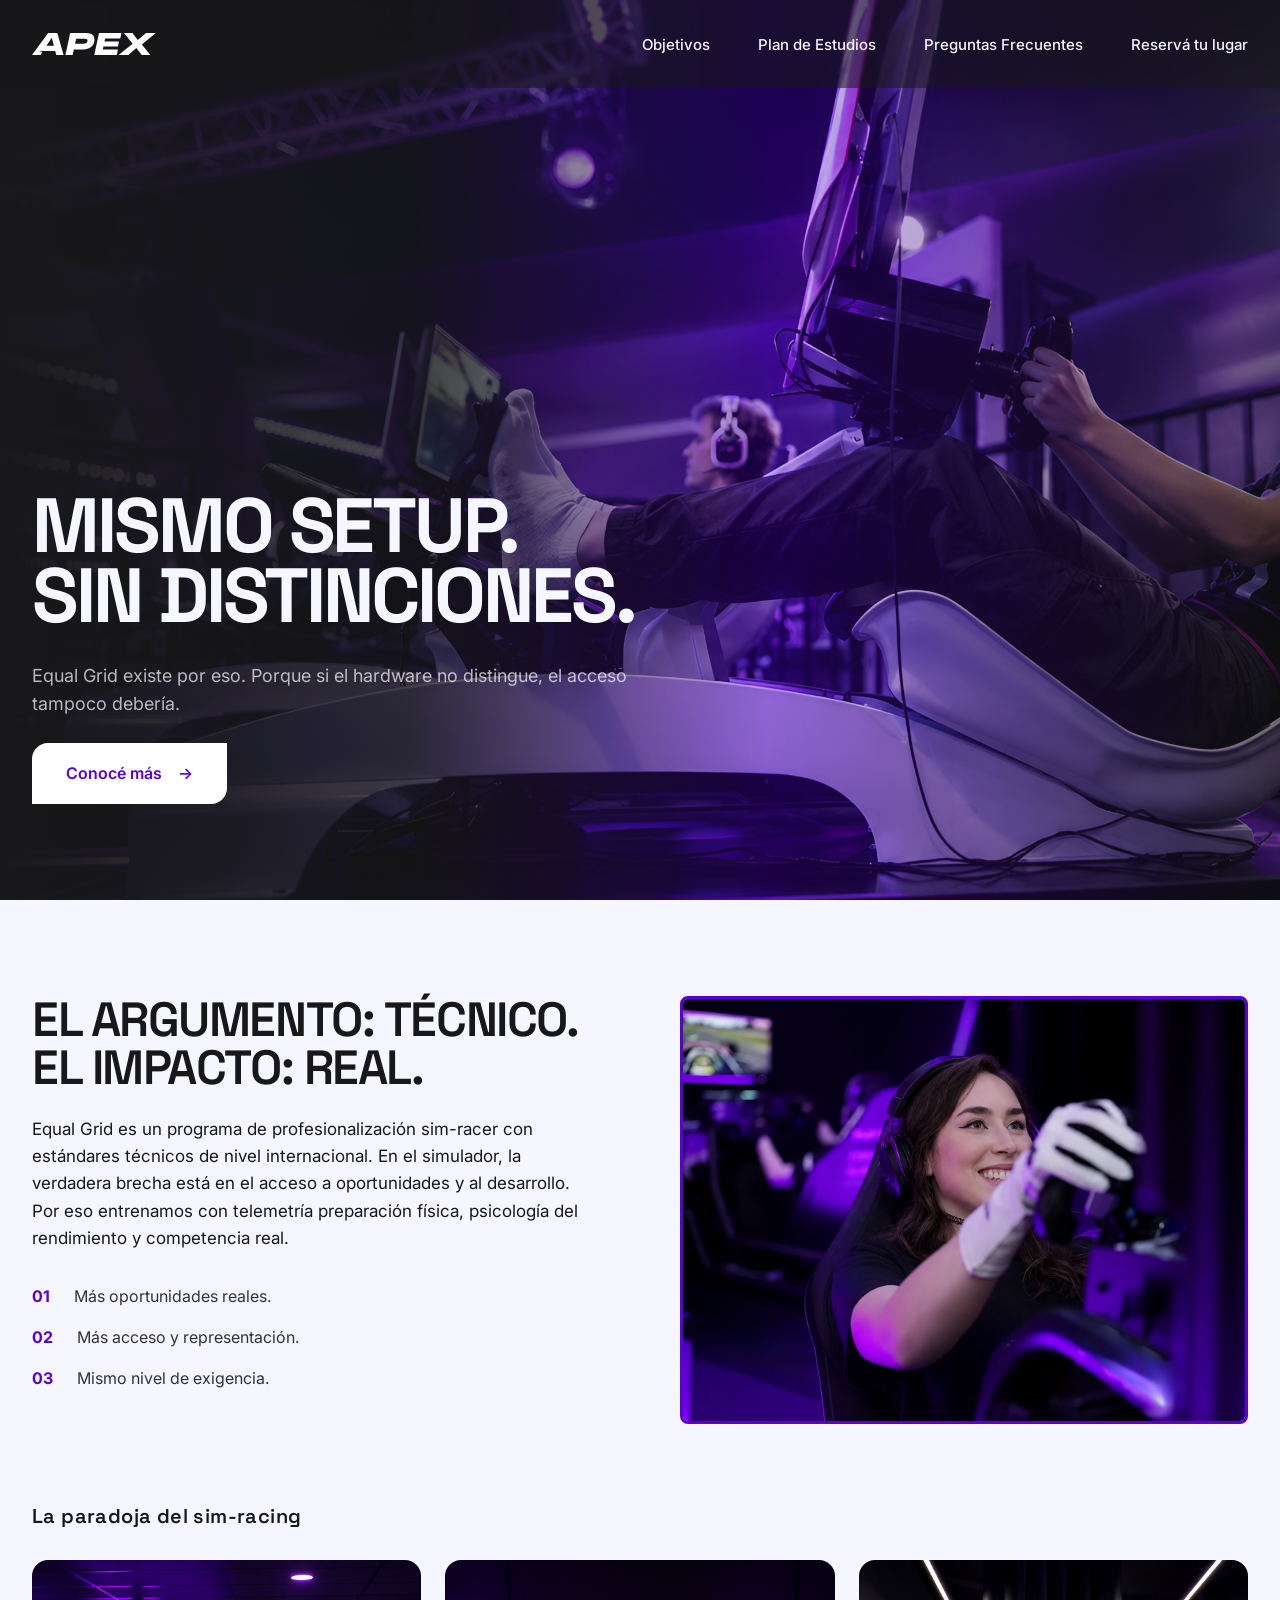
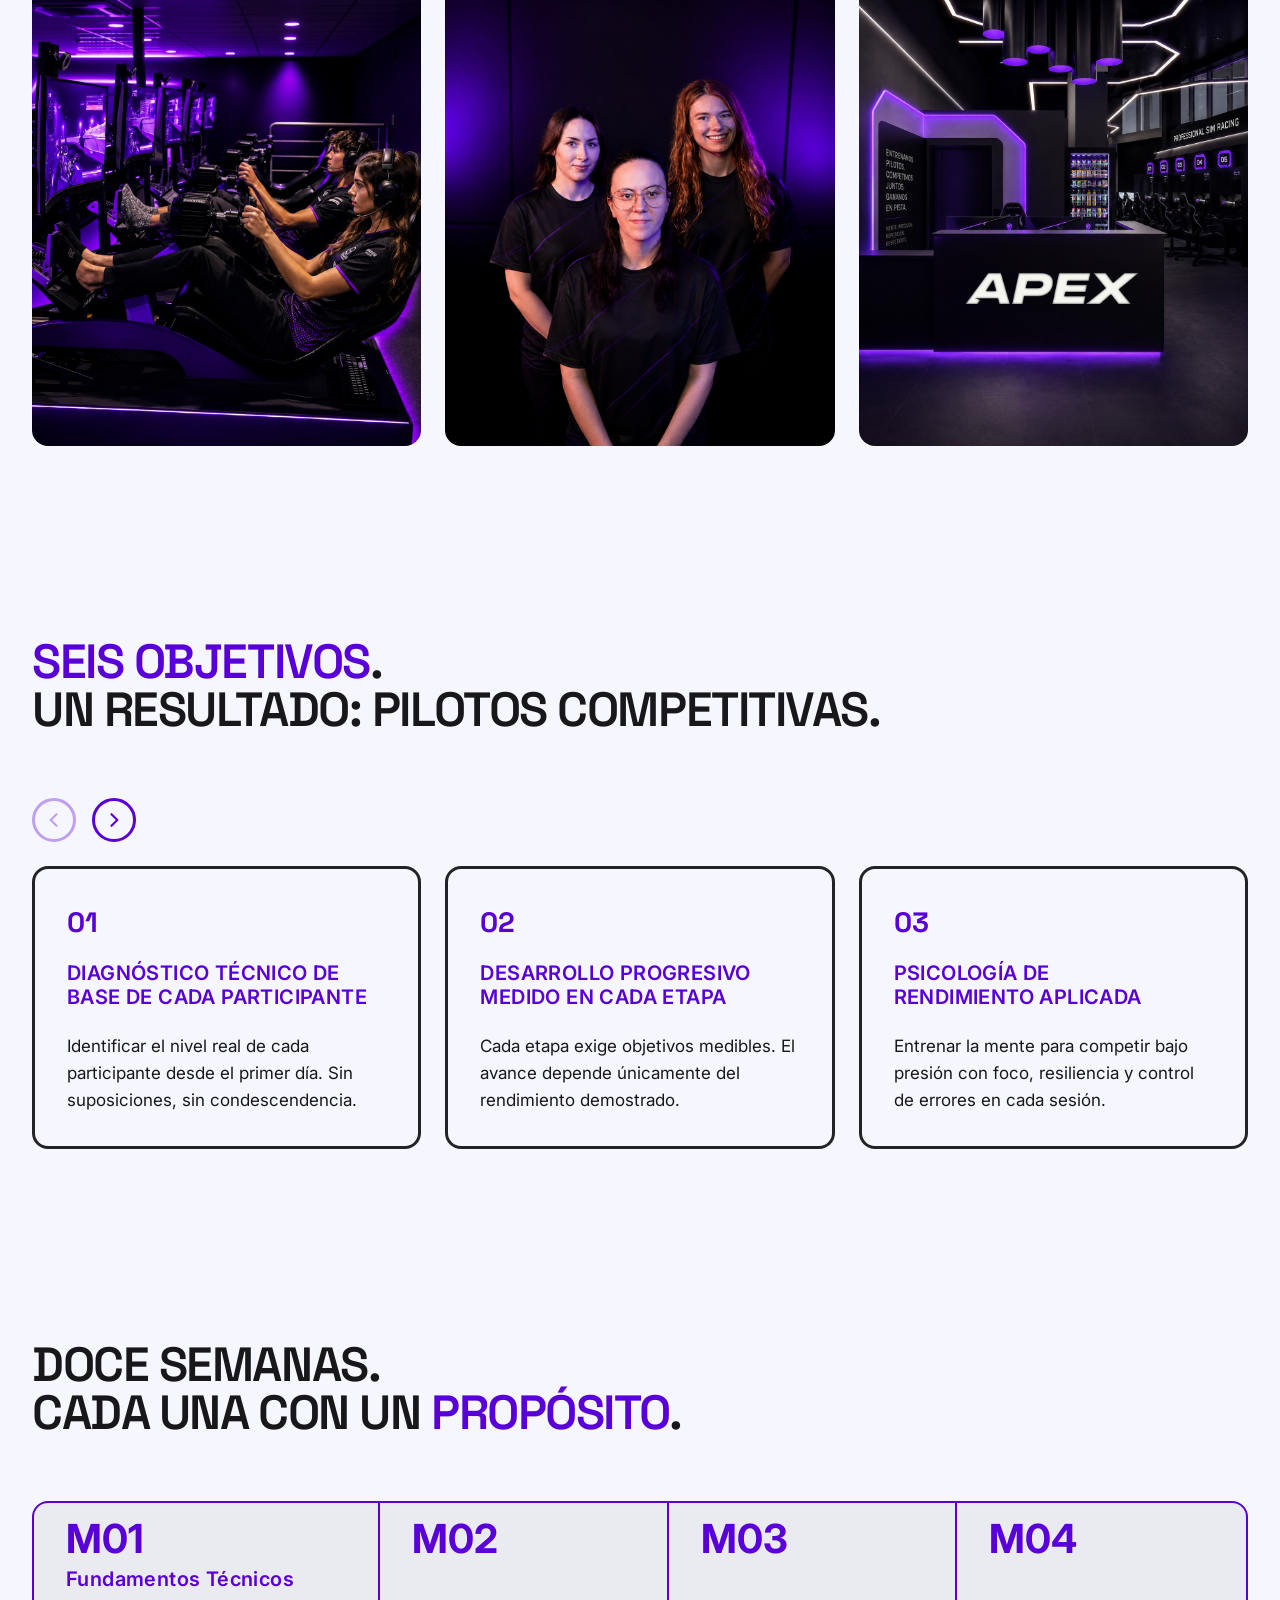
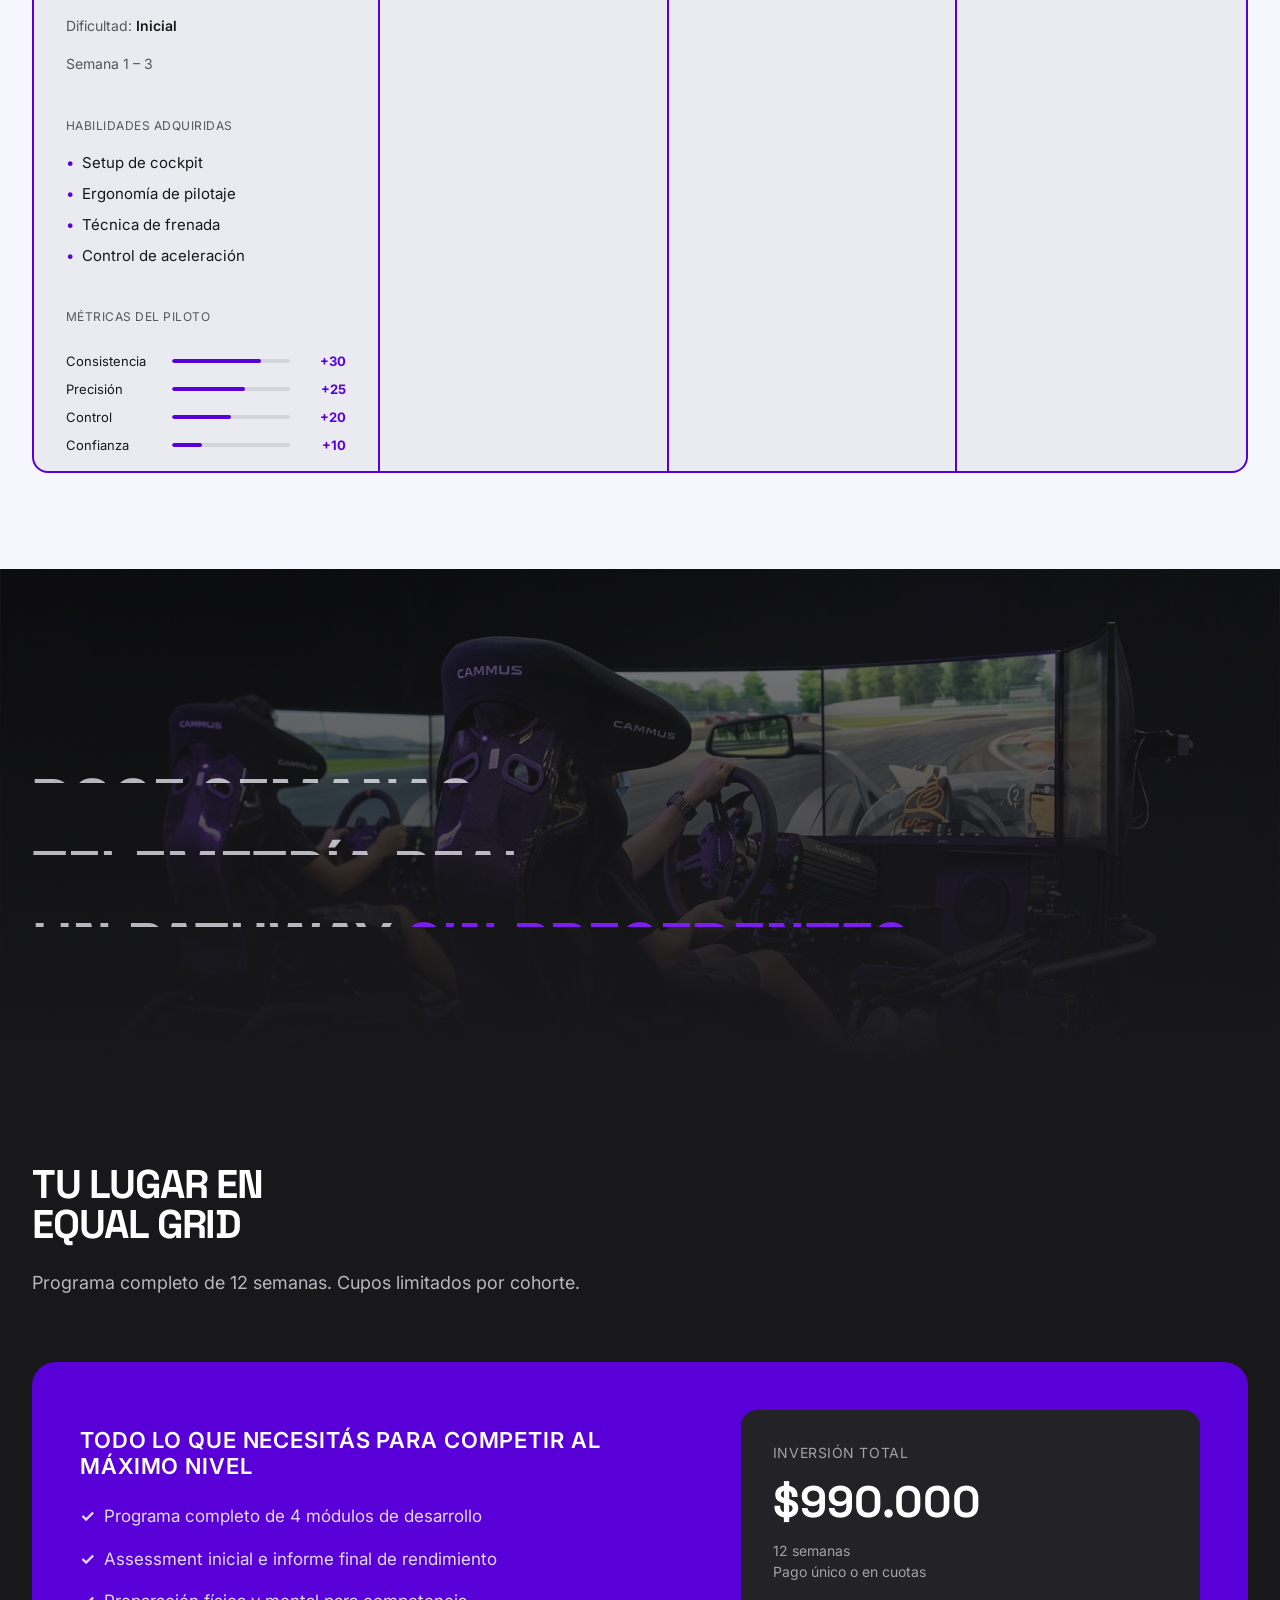
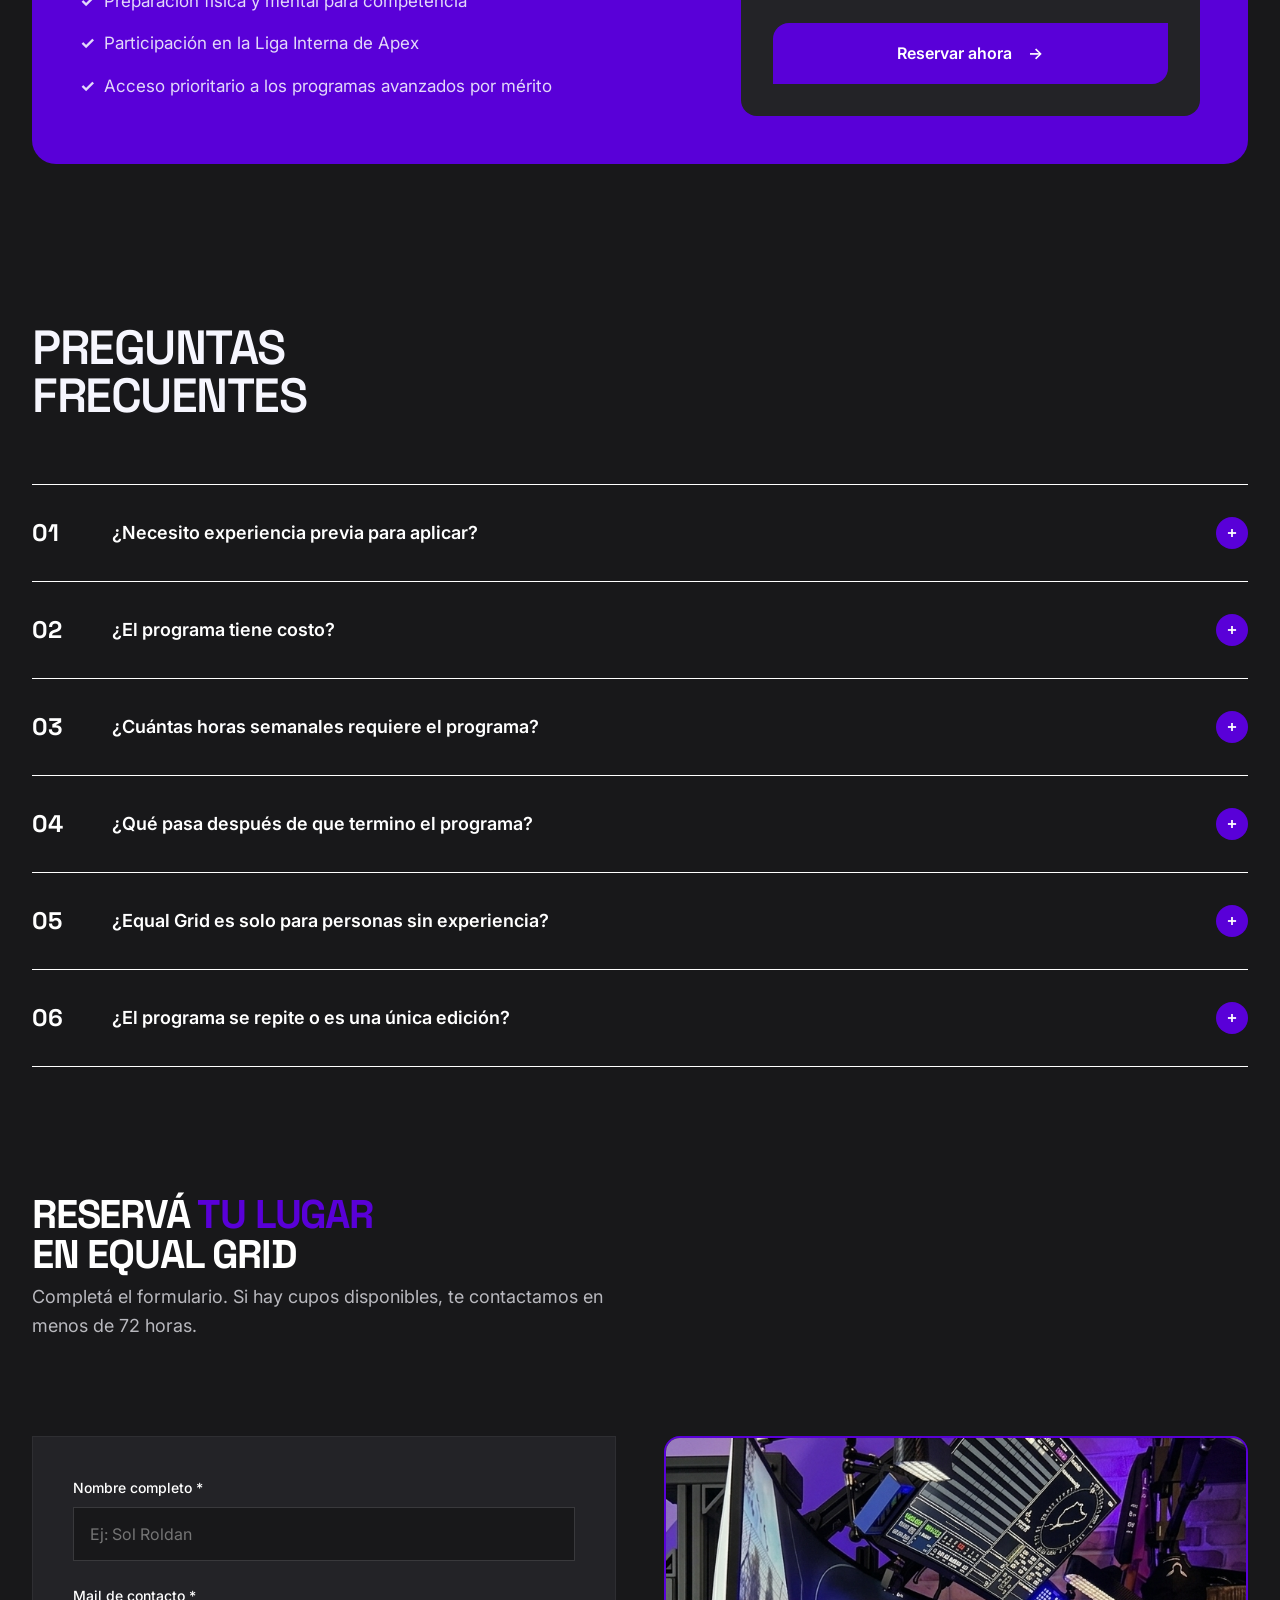
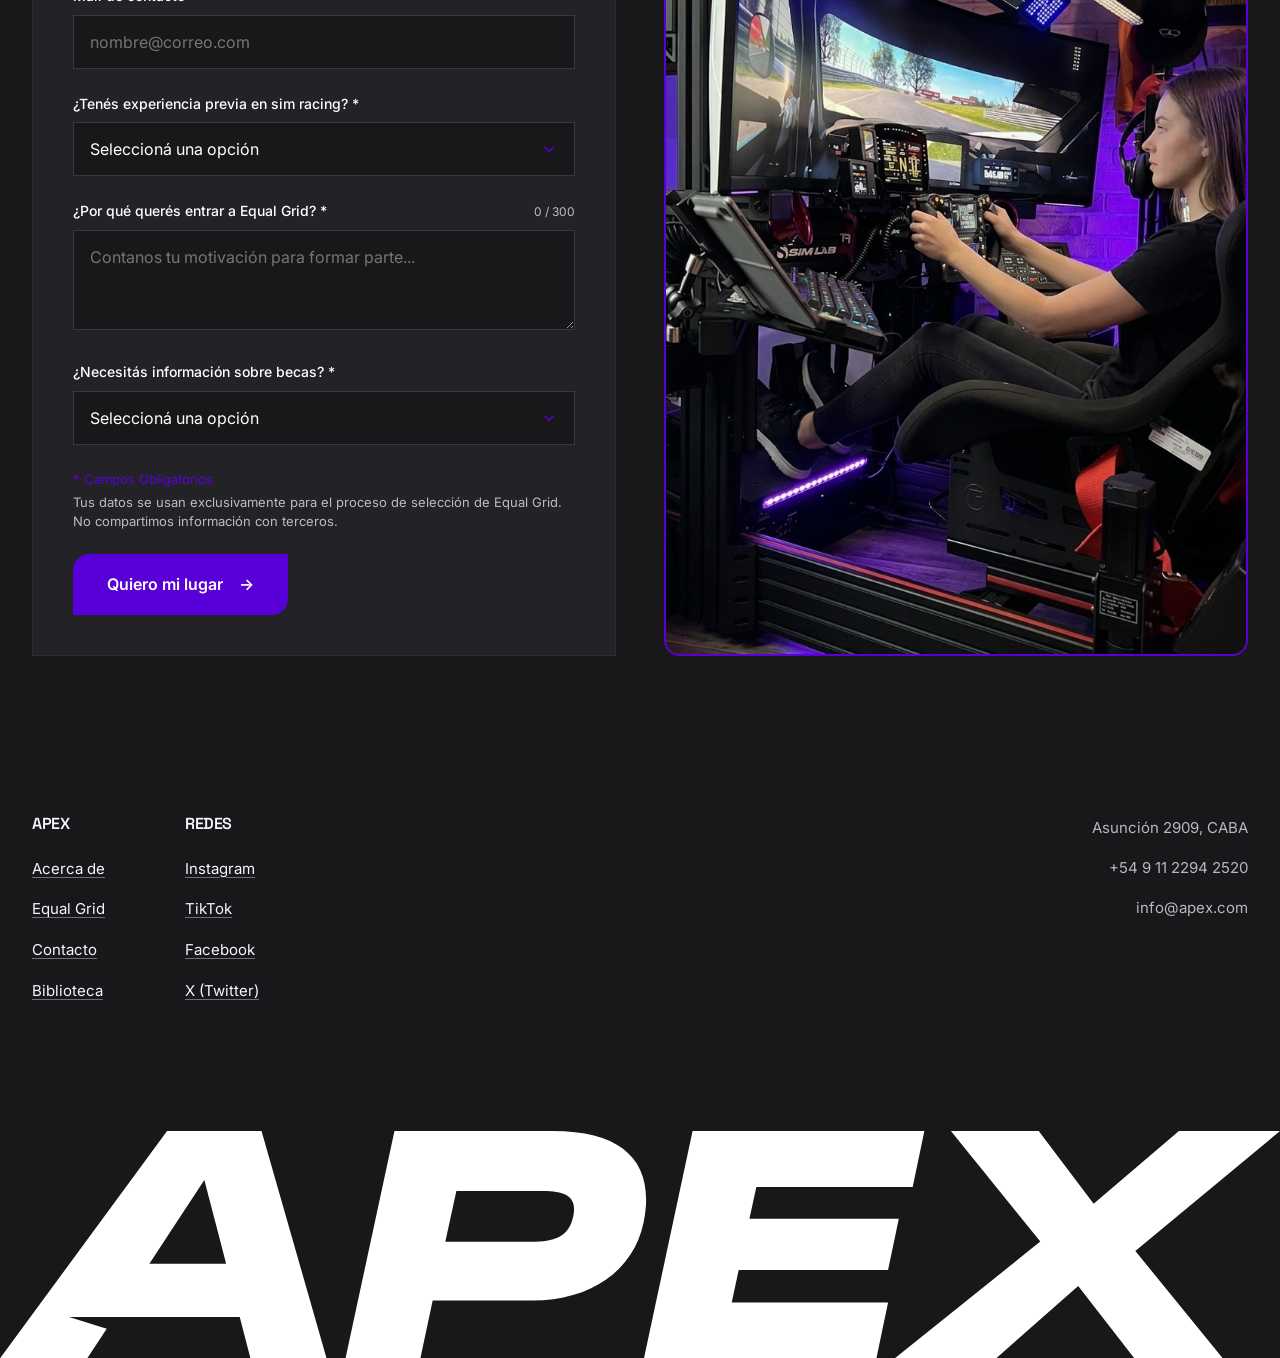
<file: detalle.html>
<!DOCTYPE html>
<html lang="es">
<head>
  <meta charset="UTF-8">
  <meta name="viewport" content="width=device-width, initial-scale=1.0">
  <title>Equal Grid</title>
  <meta name="description" content="Detalle completo de la academia Equal Grid de Apex. El programa integral de entrenamiento para pilotos y técnicos de sim racing de alto rendimiento.">

  <link rel="icon" type="image/png" href="assets/favicon.png">

  <link rel="preconnect" href="https://fonts.googleapis.com">
  <link rel="preconnect" href="https://fonts.gstatic.com" crossorigin>
  <link href="https://fonts.googleapis.com/css2?family=Inter:wght@400;500;600;700&family=Space+Grotesk:wght@500;600;700&display=swap" rel="stylesheet">

  <link rel="stylesheet" href="styles.css">
</head>
<body class="detail-page">

  <a class="skip-link" href="#main-content">Saltar al contenido principal</a>

  <header class="site-header" id="top">
    <div class="container header-inner">
      <a href="index.html" class="logo" aria-label="Apex — inicio">
        <svg viewBox="0 0 1177.86 209.25" fill="currentColor" aria-hidden="true" focusable="false">
          <path d="M153.74,0h86.9l59.87,209.25h-70.04l-9.88-38.07H63.55l34.64,10.68-17.98,27.39H0L153.74,0ZM208.08,122.06l-20.05-77.01-50.57,77.01h70.62Z"/>
          <path d="M362.98,0h145.89c67.13,0,94.16,30.81,83.41,83.99-9.01,44.46-48.82,72.07-102.3,72.07h-91.84l-11.33,53.18h-68.88L362.98,0ZM489.11,102.01c22.67,0,34.29-5.52,38.36-23.25,3.78-17.44-5.52-23.54-28.19-23.54h-79.34l-10.17,46.79h79.34Z"/>
          <path d="M637.31,0h213.31l-10.75,51.44h-143.86l-6.39,29.35h137.46l-9.88,47.08h-137.46l-6.39,29.93h143.86l-10.75,51.44h-213.9L637.31,0Z"/>
          <path d="M957.28,101.72L875.03,0h80.79l50.57,66.84L1084.86,0h93l-133.1,110.44,80.5,98.81h-81.37l-51.73-66.55-75.56,66.55h-93.29l133.98-107.53Z"/>
        </svg>
      </a>

      <nav class="primary-nav" id="primary-nav" aria-label="Navegación principal">
        <ul>
          <li><a href="#objetivos">Objetivos</a></li>
          <li><a href="#nuestro-plan">Plan de Estudios</a></li>
          <li><a href="#faq">Preguntas Frecuentes</a></li>
          <li><a href="#inscripcion">Reservá tu lugar</a></li>

        </ul>
      </nav>

      <button class="nav-toggle" id="navToggle" type="button" aria-expanded="false" aria-controls="primary-nav" aria-label="Abrir menú de navegación">
        <span class="nav-toggle-bar"></span>
        <span class="nav-toggle-bar"></span>
      </button>
    </div>
  </header>

  <main id="main-content">

      <!-- ============ HERO ============ -->
    <section class="hero" aria-label="Presentación">
      <div class="hero-media">
        <picture>
          <source media="(max-width:640px)" srcset="assets/hero-equalgrid-bg-mobile.png">
          <img src="assets/hero-equalgrid-bg.png" loading="eager" alt="Box de simulación Apex con volante y pedales direct  drive, monitor curvo mostrando una pista de carreras">
        </picture>
        <div class="hero-equalgrid-overlay"></div>
      </div>

      <div class="container hero-content">
        <h1 class="hero-title">Mismo setup. <br>Sin distinciones.</h1>
        <p class="hero-sub">Equal Grid existe por eso. Porque si el hardware no distingue, el acceso tampoco debería.</p>
        <a href="#argumento" class="btn btn-light">Conocé más <span class="arrow" aria-hidden="true">→</span></a>
      </div>
    </section>
     
      <!-- ============ ARGUMENTO EQUAL GRID ============ -->
      <section class="section section-light" aria-labelledby="detail-section what-is-equal-grid" id="argumento">
      <div class="container">
        <div class="what-is-grid-layout">
        <div class="what-is-content">
          <h2 class="argument-title">El argumento: técnico.<br>El impacto: real.</h2>
          <p class="section-paragraph">Equal Grid es un programa de profesionalización sim-racer con estándares técnicos de nivel internacional. En el simulador, la verdadera brecha está en el acceso a oportunidades y al desarrollo. Por eso entrenamos con telemetría preparación física, psicología del rendimiento y competencia real.</p>
          <ul class="argument-list">
            <li><span class="argument-marker" aria-hidden="true">01</span>Más oportunidades reales.</li>
            <li><span class="argument-marker" aria-hidden="true">02</span>Más acceso y representación.</li>
            <li><span class="argument-marker" aria-hidden="true">03</span>Mismo nivel de exigencia.</li>
          </ul>
        </div>
        <div class="what-is-media">
          <img src="assets/equal-grid.png" alt="Simulador profesional de Apex de alto rendimiento">
        </div>
      </div>
      
      <div>
        <h3 class="paradox-title">La paradoja del sim-racing</h3>

        
        <ul class="stats-carousel" id="statsCarousel" role="list">
          <li class="stats-carousel-card">
            <button class="stat-reveal" type="button">
              <img src="assets/paradoja-1.png" alt="Piloto femenina compitiendo en simulador con guantes de carrera" loading="lazy">
              <span class="stat-reveal-hint" aria-hidden="true">+</span>
              <span class="stat-reveal-overlay">
                <span class="stat-number">100%</span>
                <span>Paridad física entre géneros dentro del simulador. El hardware no distingue.</span>
              </span>
            </button>
          </li>
          <li class="stats-carousel-card">
            <button class="stat-reveal" type="button">
              <img src="assets/driver-1.png" alt="Piloto femenina concentrada durante una sesión de simulación" loading="lazy">
              <span class="stat-reveal-hint" aria-hidden="true">+</span>
              <span class="stat-reveal-overlay">
                <span class="stat-number">~3%</span>
                <span>Representación femenina en ligas competitivas. La brecha existe.</span>
              </span>
            </button>
          </li>
          <li class="stats-carousel-card">
            <button class="stat-reveal" type="button">
              <img src="assets/venue.png" alt="Interior del centro Apex con iluminación de neón morada" loading="lazy">
              <span class="stat-reveal-hint" aria-hidden="true">+</span>
              <span class="stat-reveal-overlay">
                <span class="stat-number">1</span>
                <span>Programa estructurado de desarrollo sim-racing femenino. Es en Apex.</span>
              </span>
            </button>
          </li>
        </ul>
      </div>
      </div>
    </section>
      
<!-- ============ OBEJTIVOS ============ -->
    <section class="section section-light" id="objetivos">
      <div class="container">
        <div class="section-head">
        <h2><span class="text-accent">Seis Objetivos</span>.<br>Un resultado: pilotos competitivas.</h2>
        </div>
        <div class="objectives-carousel" id="objectivesCarousel">
          <div class="objectives-arrows">
            <button class="objectives-carousel-arrow objectives-carousel-arrow-prev" id="objectivesPrev" type="button" aria-label="Objetivos anteriores">
              <svg viewBox="0 0 24 24" fill="none" aria-hidden="true" focusable="false"><path d="M15 5l-7 7 7 7" stroke="currentColor" stroke-width="2.5" stroke-linecap="round" stroke-linejoin="round"/></svg>
            </button>
            <button class="objectives-carousel-arrow objectives-carousel-arrow-next" id="objectivesNext" type="button" aria-label="Siguientes objetivos">
              <svg viewBox="0 0 24 24" fill="none" aria-hidden="true" focusable="false"><path d="M9 5l7 7-7 7" stroke="currentColor" stroke-width="2.5" stroke-linecap="round" stroke-linejoin="round"/></svg>
            </button>
          </div>

          <div class="objectives-track" id="objectivesTrack">
            <div class="objective-card">
              <div class="objective-num">01</div>
              <h3 class="objective-title">Diagnóstico Técnico de <br>Base de cada participante</h3>
              <p class="section-paragraph">Identificar el nivel real de cada participante desde el primer día. Sin suposiciones, sin condescendencia.</p>
            </div>
            <div class="objective-card">
              <div class="objective-num">02</div>
              <h3 class="objective-title">Desarrollo Progresivo Medido en cada etapa</h3>
              <p class="section-paragraph">Cada etapa exige objetivos medibles. El avance depende únicamente del rendimiento demostrado.</p>
            </div>
            <div class="objective-card">
              <div class="objective-num">03</div>
              <h3 class="objective-title">Psicología de <br>rendimiento aplicada</h3>
              <p class="section-paragraph">Entrenar la mente para competir bajo presión con foco, resiliencia y control de errores en cada sesión.</p>
            </div>
            <div class="objective-card">
              <div class="objective-num">04</div>
              <h3 class="objective-title">Acondicionamiento <br>Físico Específico</h3>
              <p class="section-paragraph">Preparación física específica para mejorar resistencia, postura y rendimiento durante sesiones.</p>
            </div>
            <div class="objective-card">
              <div class="objective-num">05</div>
              <h3 class="objective-title">Experiencia en Competencia Real</h3>
              <p class="section-paragraph">Competencia real dentro de las ligas de Apex, con telemetría, análisis post carrera y rivales que elevan el nivel.</p>
            </div>
            <div class="objective-card">
              <div class="objective-num">06</div>
              <h3 class="objective-title">Pathway hacia <br>desarrollo avanzado</h3>
              <p class="section-paragraph">Las mejores participantes acceden con prioridad a los programas de desarrollo de Apex según su rendimiento.</p>
            </div>
          </div>
        </div>
      </div>
    </section>

      <!-- ============ PLAN DE ESTUDIOS ============ -->
    <section class="section section-light" id="nuestro-plan">
    <div class="container">
      <div class="section-head">
        <h2>Doce semanas.<br>Cada una con un <span class="text-accent">propósito</span>.</h2>
      </div>

      <div id="curriculum-timeline">

        <div class="curr-item">
          <div class="curr-num">
            <p class="curr-num-label">M01</p>
          </div>
          <div class="curr-content">
            <h3>Fundamentos Técnicos</h3>
            <p class="curr-difficulty">Dificultad: <span>Inicial</span></p>
            <p class="curr-weeks">Semana 1 – 3</p>

            <p class="curr-block-label">Habilidades Adquiridas</p>
            <ul class="curr-list">
              <li>Setup de cockpit</li>
              <li>Ergonomía de pilotaje</li>
              <li>Técnica de frenada</li>
              <li>Control de aceleración</li>
            </ul>

            <p class="curr-block-label">Métricas del Piloto</p>
            <ul class="curr-metrics">
              <li><span class="metric-name">Consistencia</span><span class="metric-bar"><span style="width:75%"></span></span><span class="metric-value">+30</span></li>
              <li><span class="metric-name">Precisión</span><span class="metric-bar"><span style="width:62%"></span></span><span class="metric-value">+25</span></li>
              <li><span class="metric-name">Control</span><span class="metric-bar"><span style="width:50%"></span></span><span class="metric-value">+20</span></li>
              <li><span class="metric-name">Confianza</span><span class="metric-bar"><span style="width:25%"></span></span><span class="metric-value">+10</span></li>
            </ul>
          </div>
        </div>

        <div class="curr-item">
          <div class="curr-num">
            <p class="curr-num-label">M02</p>
          </div>
          <div class="curr-content">
            <h3>Rendimiento Bajo Análisis</h3>
            <p class="curr-difficulty">Dificultad: <span>Intermedia</span></p>
            <p class="curr-weeks">Semana 4 – 6</p>

            <p class="curr-block-label">Habilidades Adquiridas</p>
            <ul class="curr-list">
              <li>Análisis de telemetría</li>
              <li>Gestión del error</li>
              <li>Rutinas de foco</li>
              <li>Trabajo con coach</li>
            </ul>

            <p class="curr-block-label">Métricas del Piloto</p>
            <ul class="curr-metrics">
              <li><span class="metric-name">Ritmo</span><span class="metric-bar"><span style="width:75%"></span></span><span class="metric-value">+30</span></li>
              <li><span class="metric-name">Consistencia</span><span class="metric-bar"><span style="width:62%"></span></span><span class="metric-value">+25</span></li>
              <li><span class="metric-name">Precisión</span><span class="metric-bar"><span style="width:50%"></span></span><span class="metric-value">+20</span></li>
              <li><span class="metric-name">Análisis</span><span class="metric-bar"><span style="width:37%"></span></span><span class="metric-value">+15</span></li>
            </ul>
          </div>
        </div>

        <div class="curr-item">
          <div class="curr-num">
            <p class="curr-num-label">M03</p>
          </div>
          <div class="curr-content">
            <h3>Preparación Física y Mental</h3>
            <p class="curr-difficulty">Dificultad: <span>Avanzado</span></p>
            <p class="curr-weeks">Semana 7 – 9</p>

            <p class="curr-block-label">Habilidades Adquiridas</p>
            <ul class="curr-list">
              <li>Acondicionamiento físico</li>
              <li>Psicología de competencia</li>
              <li>Comunicación de equipo</li>
              <li>Simulacros de clasificación</li>
            </ul>

            <p class="curr-block-label">Métricas del Piloto</p>
            <ul class="curr-metrics">
              <li><span class="metric-name">Resistencia</span><span class="metric-bar"><span style="width:75%"></span></span><span class="metric-value">+30</span></li>
              <li><span class="metric-name">Foco</span><span class="metric-bar"><span style="width:62%"></span></span><span class="metric-value">+25</span></li>
              <li><span class="metric-name">Reacción</span><span class="metric-bar"><span style="width:50%"></span></span><span class="metric-value">+20</span></li>
              <li><span class="metric-name">Resiliencia</span><span class="metric-bar"><span style="width:50%"></span></span><span class="metric-value">+20</span></li>
            </ul>
          </div>
        </div>

        <div class="curr-item">
          <div class="curr-num">
            <p class="curr-num-label">M04</p>
          </div>
          <div class="curr-content">
            <h3>Competencia y Evaluación</h3>
            <p class="curr-difficulty">Dificultad: <span>Profesional</span></p>
            <p class="curr-weeks">Semana 10 – 12</p>

            <p class="curr-block-label">Habilidades Adquiridas</p>
            <ul class="curr-list">
              <li>Competencia en liga interna</li>
              <li>Análisis de temporada</li>
              <li>Interpretación de evolución</li>
              <li>Presentación de performance</li>
            </ul>

            <p class="curr-block-label">Métricas del Piloto</p>
            <ul class="curr-metrics">
              <li><span class="metric-name">Performance</span><span class="metric-bar"><span style="width:87%"></span></span><span class="metric-value">+35</span></li>
              <li><span class="metric-name">Consistencia</span><span class="metric-bar"><span style="width:75%"></span></span><span class="metric-value">+30</span></li>
              <li><span class="metric-name">Adaptación</span><span class="metric-bar"><span style="width:62%"></span></span><span class="metric-value">+25</span></li>
              <li><span class="metric-name">Ranking</span><span class="metric-bar"><span style="width:50%"></span></span><span class="metric-value">+20</span></li>
            </ul>
          </div>
        </div>

      </div>
    </div>
    </section>

   <!-- ============ MOTTO MISION DE APEX ============ -->
    <section class="section section-dark mission-section-bg">
      <div class="mission-bg-overlay"></div>
      <div class="container position-relative">
        <p class="statement">
          <span class="statement-line-wrap"><span class="statement-line statement-left">Doce semanas.</span></span>
          <span class="statement-line-wrap"><span class="statement-line statement-left">Telemetría real.</span></span>
          <span class="statement-line-wrap"><span class="statement-line statement-left">Un pathway <span class="text-accent">sin precedentes</span>.</span></span>
        </p>
      </div>
    </section>
    
  <!-- ============ INVERSIÓN ============ -->
    <section class="section section-dark" id="inversion">
      <div class="container">
        <div class="section-head">
          <h2 class="section-title">Tu lugar en <br>Equal Grid</h2>
          <p class="section-subtitle">Programa completo de 12 semanas. Cupos limitados por cohorte.</p>
        </div>

        <div class="pricing-card">

          <div class="pricing-includes-block">
            <h3 class="pricing-includes-title">Todo lo que necesitás para competir al máximo nivel</h3>
            <ul class="pricing-includes">
              <li>Programa completo de 4 módulos de desarrollo</li>
              <li>Assessment inicial e informe final de rendimiento</li>
              <li>Preparación física y mental para competencia</li>
              <li>Participación en la Liga Interna de Apex</li>
              <li>Acceso prioritario a los programas avanzados por mérito</li>
            </ul>
          </div>

          <div class="pricing-box">
            <span class="pricing-label">Inversión total</span>
            <span class="pricing-amount">$990.000</span>
            <span class="pricing-detail">12 semanas <br> Pago único o en cuotas</span>
            <a href="#inscripcion" class="btn btn-primary">Reservar ahora<span class="arrow" aria-hidden="true">→</span></a>
          </div>

        </div>
      </div>
    </section>

    <!-- ============ PREGUNTAS FRECUENTES ============ -->
    <section class="detail-section faq-section" id="faq">
      <div class="container">
        <div class="section-head">
          <h2>Preguntas <br>frecuentes</h2>
        </div>
        
        <div class="faq-list">
          <div class="faq-item">
            <button class="faq-trigger" aria-expanded="false" aria-controls="faq-answer-1">
              <span class="faq-number">01</span>
              <span class="faq-question">¿Necesito experiencia previa para aplicar?</span>
              <span class="faq-icon-wrapper">
                <svg class="faq-icon-svg" viewBox="0 0 24 24" fill="none" stroke="currentColor" stroke-width="3" aria-hidden="true"><line x1="12" y1="5" x2="12" y2="19"></line><line x1="5" y1="12" x2="19" y2="12"></line></svg>
              </span>
            </button>
            <div class="faq-panel" id="faq-answer-1" hidden>
              <div class="faq-content">
                <p>No es un requisito excluyente, pero sí buscamos participantes con motivación y disciplina. El Módulo 1 está diseñado para establecer bases técnicas sólidas desde cero, pero el programa exige compromiso y disposición para trabajar con datos.</p>
              </div>
            </div>
          </div>

          <div class="faq-item">
            <button class="faq-trigger" aria-expanded="false" aria-controls="faq-answer-2">
              <span class="faq-number">02</span>
              <span class="faq-question">¿El programa tiene costo?</span>
              <span class="faq-icon-wrapper">
                <svg class="faq-icon-svg" viewBox="0 0 24 24" fill="none" stroke="currentColor" stroke-width="3" aria-hidden="true"><line x1="12" y1="5" x2="12" y2="19"></line><line x1="5" y1="12" x2="19" y2="12"></line></svg>
              </span>
            </button>
            <div class="faq-panel" id="faq-answer-2" hidden>
              <div class="faq-content">
                <p>Equal Grid es un programa de pago con aranceles accesibles y posibilidad de becas parciales. Trabajamos con WIGArg para identificar casos donde las barreras económicas no sean un obstáculo para el acceso al talento. Podes consultar su disponibilidad.</p>
              </div>
            </div>
          </div>

          <div class="faq-item">
            <button class="faq-trigger" aria-expanded="false" aria-controls="faq-answer-3">
              <span class="faq-number">03</span>
              <span class="faq-question">¿Cuántas horas semanales requiere el programa?</span>
              <span class="faq-icon-wrapper">
                <svg class="faq-icon-svg" viewBox="0 0 24 24" fill="none" stroke="currentColor" stroke-width="3" aria-hidden="true"><line x1="12" y1="5" x2="12" y2="19"></line><line x1="5" y1="12" x2="19" y2="12"></line></svg>
              </span>
            </button>
            <div class="faq-panel" id="faq-answer-3" hidden>
              <div class="faq-content">
                <p>Entre cuatro y seis horas semanales, distribuidas en dos sesiones presenciales en las instalaciones de Apex. El programa está diseñado para ser compatible con trabajo o estudio, pero requiere regularidad y compromiso con las fechas de competencia.</p>
              </div>
            </div>
          </div>
          
          <div class="faq-item">
            <button class="faq-trigger" aria-expanded="false" aria-controls="faq-answer-4">
              <span class="faq-number">04</span>
              <span class="faq-question">¿Qué pasa después de que termino el programa?</span>
              <span class="faq-icon-wrapper">
                <svg class="faq-icon-svg" viewBox="0 0 24 24" fill="none" stroke="currentColor" stroke-width="3" aria-hidden="true"><line x1="12" y1="5" x2="12" y2="19"></line><line x1="5" y1="12" x2="19" y2="12"></line></svg>
              </span>
            </button>
            <div class="faq-panel" id="faq-answer-4" hidden>
              <div class="faq-content">
                <p>Las participantes con métricas destacadas quedan en el registro de evaluación de Apex para acceso prioritario a los programas de desarrollo avanzado. No es una promesa vaga — es el objetivo concreto de la academia.</p>
              </div>
            </div>
          </div>
          
          <div class="faq-item">
            <button class="faq-trigger" aria-expanded="false" aria-controls="faq-answer-5">
              <span class="faq-number">05</span>
              <span class="faq-question">¿Equal Grid es solo para personas sin experiencia?</span>
              <span class="faq-icon-wrapper">
                <svg class="faq-icon-svg" viewBox="0 0 24 24" fill="none" stroke="currentColor" stroke-width="3" aria-hidden="true"><line x1="12" y1="5" x2="12" y2="19"></line><line x1="5" y1="12" x2="19" y2="12"></line></svg>
              </span>
            </button>
            <div class="faq-panel" id="faq-answer-5" hidden>
              <div class="faq-content">
                <p>No. Si ya competís en ligas online o tenés experiencia en sim racing, el programa tiene capacidad de adaptarse a tu nivel a partir del assessment inicial. El objetivo es que cada participante mejore desde su punto de partida, no que todas partan del mismo lugar.</p>
              </div>
            </div>
          </div>
          
          <div class="faq-item">
            <button class="faq-trigger" aria-expanded="false" aria-controls="faq-answer-6">
              <span class="faq-number">06</span>
              <span class="faq-question">¿El programa se repite o es una única edición?</span>
              <span class="faq-icon-wrapper">
                <svg class="faq-icon-svg" viewBox="0 0 24 24" fill="none" stroke="currentColor" stroke-width="3" aria-hidden="true"><line x1="12" y1="5" x2="12" y2="19"></line><line x1="5" y1="12" x2="19" y2="12"></line></svg>
              </span>
            </button>
            <div class="faq-panel" id="faq-answer-6" hidden>
              <div class="faq-content">
                <p>Equal Grid se organiza en cohortes semestrales. Si esta edición ya cerró inscripción, podés dejar tus datos en el formulario y te vamos a contactar cuando abran los cupos de la próxima convocatoria, para que no te pierdas la oportunidad de participar.</p>
              </div>
            </div>
          </div>
          
        </div>
      </div>
    </section>
    
   <!-- ============ CONTACTO ============ -->
    <section class="detail-section contact-section" id="inscripcion">
      <div class="container contact-grid">
        <div class="contact-info">
          <h2 class="section-title">Reservá <span class="text-accent">tu lugar </span><br>en Equal Grid</h2>
          <p class="section-subtitle">Completá el formulario. Si hay cupos disponibles, te contactamos en menos de 72 horas.</p>
        </div>

        <div class="contact-form-container">
          <form class="detail-contact-form" id="detailContactForm" novalidate>

            <div class="form-group">
              <label for="contact-name" class="form-label">Nombre completo *</label>
              <input type="text" id="contact-name" name="name" class="form-input" placeholder="Ej: Sol Roldan" required>
            </div>
            <div class="form-group">
              <label for="contact-email" class="form-label">Mail de contacto *</label>
              <input type="email" id="contact-email" name="email" class="form-input" placeholder="nombre@correo.com" required>
            </div>
            <div class="form-group">
              <label for="contact-experience" class="form-label">¿Tenés experiencia previa en sim racing? *</label>
              <select id="contact-experience" name="experience" class="form-input form-select" required>
                <option value="" disabled selected hidden>Seleccioná una opción</option>
                <option value="si">Sí</option>
                <option value="no">No</option>
                <option value="algo">Algo</option>
              </select>
            </div>
            <div class="form-group">
              <div class="textarea-label-wrapper">
                <label for="contact-reason" class="form-label">¿Por qué querés entrar a Equal Grid? *</label>
                <span id="char-counter" class="char-counter">0 / 300</span>
              </div>
              <textarea id="contact-reason" name="reason" class="form-input form-textarea" maxlength="300" placeholder="Contanos tu motivación para formar parte..." required></textarea>
            </div>
            <div class="form-group">
              <label for="contact-scholarship" class="form-label">¿Necesitás información sobre becas? *</label>
              <select id="contact-scholarship" name="scholarship" class="form-input form-select" required>
                <option value="" disabled selected hidden>Seleccioná una opción</option>
                <option value="si">Sí</option>
                <option value="no">No</option>
              </select>
            </div>
            <p class="form-disclaimer-required">* Campos Obligatorios</p>
            <p class="form-disclaimer-privacy">Tus datos se usan exclusivamente para el proceso de selección de Equal Grid. No compartimos información con terceros.</p>
            <a class="btn btn-primary">Quiero mi lugar<span class="arrow" aria-hidden="true">→</span></a>
          </form>
        </div>

        <figure class="contact-media">
          <img src="assets/formulario-inscripcion.png" alt="" loading="lazy">
        </figure>
      </div>
    </section>

  </main>

    <!-- ============ FOOTER ============ -->
  <footer class="site-footer">
    <div class="container footer-inner">
      <nav class="footer-col" aria-label="Apex">
        <h2 class="footer-heading">Apex</h2>
        <ul>
          <li><a href="index.html#diferencia">Acerca de</a></li>
          <li><a href="index.html#equal-grid">Equal Grid</a></li>
          <li><a href="index.html#contacto">Contacto</a></li>
          <li><a href="biblioteca.html">Biblioteca</a></li>
        </ul>
      </nav>

      <nav class="footer-col" aria-label="Redes sociales">
        <h2 class="footer-heading">Redes</h2>
        <ul>
          <li><a href="#" target="_blank" rel="noopener">Instagram</a></li>
          <li><a href="#" target="_blank" rel="noopener">TikTok</a></li>
          <li><a href="#" target="_blank" rel="noopener">Facebook</a></li>
          <li><a href="#" target="_blank" rel="noopener">X (Twitter)</a></li>
        </ul>
      </nav>

      <address class="footer-col footer-address">
        <p>Asunción 2909, CABA</p>
        <p><a href="tel:+5491122942520">+54 9 11 2294 2520</a></p>
        <p><a href="mailto:info@apex.com">info@apex.com</a></p>
      </address>
    </div>

    <svg class="footer-wordmark" viewBox="0 0 1177.86 209.25" fill="currentColor" aria-hidden="true" focusable="false">
      <path d="M153.74,0h86.9l59.87,209.25h-70.04l-9.88-38.07H63.55l34.64,10.68-17.98,27.39H0L153.74,0ZM208.08,122.06l-20.05-77.01-50.57,77.01h70.62Z"/>
      <path d="M362.98,0h145.89c67.13,0,94.16,30.81,83.41,83.99-9.01,44.46-48.82,72.07-102.3,72.07h-91.84l-11.33,53.18h-68.88L362.98,0ZM489.11,102.01c22.67,0,34.29-5.52,38.36-23.25,3.78-17.44-5.52-23.54-28.19-23.54h-79.34l-10.17,46.79h79.34Z"/>
      <path d="M637.31,0h213.31l-10.75,51.44h-143.86l-6.39,29.35h137.46l-9.88,47.08h-137.46l-6.39,29.93h143.86l-10.75,51.44h-213.9L637.31,0Z"/>
      <path d="M957.28,101.72L875.03,0h80.79l50.57,66.84L1084.86,0h93l-133.1,110.44,80.5,98.81h-81.37l-51.73-66.55-75.56,66.55h-93.29l133.98-107.53Z"/>
    </svg>
  </footer>

  <button type="button" id="backToTop" class="back-to-top" aria-label="Volver arriba">
  <svg viewBox="0 0 24 24" width="20" height="20" aria-hidden="true"><path d="M12 19V5M5 12l7-7 7 7" fill="none" stroke="currentColor" stroke-width="2.2" stroke-linecap="round" stroke-linejoin="round"/></svg>
  </button>
  
  <script src="script.js"></script>
</body>
</html>
</file>
<file: styles.css>
/* =========================================================
   APEX SIM RACING HUB — styles.css
   Sistema: variables de color/tipografía + escala de espaciado
   en múltiplos de 8px. Desktop-first (el boceto es de escritorio),
   con media queries decrecientes para tablet y mobile.
   ========================================================= */

:root {
  /* --- Color --- */
  --c-black: #18181A;
  --c-black-soft: #232327;
  --c-offwhite: #F6F6FE;
  --c-white: #FFFFFF;
  --c-accent: #5900D8;
  --c-accent-hover: #7B1FF0;
  --c-accent-soft: rgba(89, 0, 216, 0.35);
  --c-text-on-dark: #F6F6FE;
  --c-text-muted-on-dark: rgba(246, 246, 254, 0.72);
  --c-text-on-light: #18181A;
  --c-text-muted-on-light: #54545F;

  /* --- Tipografía --- */
  --font-display: 'Space Grotesk', system-ui, sans-serif;
  --font-body: 'Inter', system-ui, sans-serif;

  /* --- Escala de espaciado (base 8px) --- */
  --space-1: 8px;
  --space-2: 16px;
  --space-3: 24px;
  --space-4: 32px;
  --space-5: 40px;
  --space-6: 48px;
  --space-7: 56px;
  --space-8: 64px;
  --space-10: 80px;
  --space-12: 96px;
  --space-16: 128px;

  /* --- Layout --- */
  --container-max: 1280px;
  --container-pad: var(--space-4);

  /* --- Radios --- */
  --radius-sm: 8px;
  --radius-md: 16px;
  --radius-lg: 24px;
  --radius-pill: 999px;

  /* --- Sombras / transiciones --- */
  --transition-fast: 180ms ease;
  --transition-base: 280ms ease;
}

/* =========================================================
   RESET BÁSICO
   ========================================================= */
*, *::before, *::after { box-sizing: border-box; }

html { scroll-behavior: smooth; }

body {
  margin: 0;
  font-family: var(--font-body);
  background: var(--c-black);
  color: var(--c-text-on-dark);
  line-height: 1.55;
  -webkit-font-smoothing: antialiased;
}

html, body {
  overflow-x: hidden;
}

img { max-width: 100%; display: block; }

ul { margin: 0; padding: 0; list-style: none; }

a { color: inherit; text-decoration: none; }

button { font-family: inherit; cursor: pointer; }

h1,
h2 {
  margin: 0;
  font-family: var(--font-display);
  line-height: 1.08;
  text-transform: uppercase;
}

h1 {
  font-weight: 700;
  font-size: clamp(2.75rem, 2rem + 4vw, 6rem);
  line-height: 0.9;
  letter-spacing: -0.04em;
}

h2 {
  font-weight: 600;
  font-size: clamp(1.875rem, 1.25rem + 2.2vw, 3rem);
  line-height: 1;
  letter-spacing: -0.03em;
}

h3 {
  margin: 0;
  font-family: var(--font-body);
  font-weight: 600;
  line-height: 1.2;
  text-transform: uppercase;
  letter-spacing: 0.02em;
}

h4 {
  margin: 0;
  font-family: var(--font-body);
  font-weight: 600;
  line-height: 1.3;
}

p {
  margin: 0;
  font-family: var(--font-body);
  font-weight: 400;
  line-height: 1.6;
}

.sr-only {
  position: absolute;
  width: 1px; height: 1px;
  overflow: hidden;
  clip: rect(0 0 0 0);
  white-space: nowrap;
}

.skip-link {
  position: absolute;
  left: -9999px;
  top: 0;
  background: var(--c-accent);
  color: var(--c-white);
  padding: var(--space-2) var(--space-3);
  z-index: 1000;
  border-radius: var(--radius-sm);
}
.skip-link:focus {
  left: var(--space-2);
  top: var(--space-2);
}

:focus-visible {
  outline: 3px solid var(--c-accent-hover);
  outline-offset: 3px;
}

@media (prefers-reduced-motion: reduce) {
  html { scroll-behavior: auto; }
  *, *::before, *::after {
    animation-duration: 0.01ms !important;
    animation-iteration-count: 1 !important;
    transition-duration: 0.01ms !important;
  }
}

/* =========================================================
   LAYOUT HELPERS
   ========================================================= */
.container {
  width: 100%;
  max-width: var(--container-max);
  margin-inline: auto;
  padding-inline: var(--container-pad);
}
 
.section {
  padding-block: var(--space-12);
}
 
.section-dark { background: var(--c-black); color: var(--c-text-on-dark); }
.section-light { background: var(--c-offwhite); color: var(--c-text-on-light); }
 
.section-head {
  max-width: 1000px;
  margin-bottom: var(--space-8);
}
.section-head h2 { margin-bottom: var(--space-3); }
.section-head p { font-size: 1.125rem; }
.section-light .section-head p { color: var(--c-text-muted-on-light); }
.section-dark .section-head p { color: var(--c-text-muted-on-dark); }
 
.section-dark .text-accent {color: var(--c-accent-hover)}
.text-accent { color: var(--c-accent); }
.section-light .section-head h2 { color: var(--c-black);}
 
/* Custom property animable: permite transicionar el "% dibujado" del trazo de los botones */
@property --btn-progress {
  syntax: '<percentage>';
  initial-value: 0%;
  inherits: false;
}

/* =========================================================
   BOTONES
   ========================================================= */
.btn {
  position: relative;
  display: inline-flex;
  align-items: center;
  gap: var(--space-2);
  font-family: var(--font-body);
  font-weight: 600;
  font-size: 1rem;
  padding: var(--space-2) var(--space-4);
  border-radius: var(--radius-pill);
  border: 2px solid transparent;
  transition: background-color var(--transition-fast), color var(--transition-fast);
  white-space: nowrap;
  --btn-trace-color: var(--c-white);
}
.btn .arrow { transition: transform var(--transition-fast); }
.btn:hover .arrow { transform: translateX(3px); }
 
/* El trazo: un anillo de 2px que se "dibuja" en sentido horario al hacer hover, y se retrae al sacar el mouse */
.btn::before {
  content: '';
  position: absolute;
  inset: 0;
  border-radius: inherit;
  padding: 2px;
  background: conic-gradient(var(--btn-trace-color) var(--btn-progress), transparent var(--btn-progress));
  mask: linear-gradient(#000 0 0) content-box, linear-gradient(#000 0 0);
  -webkit-mask: linear-gradient(#000 0 0) content-box, linear-gradient(#000 0 0);
  -webkit-mask-composite: xor;
          mask-composite: exclude;
  pointer-events: none;
  --btn-progress: 0%;
  transition: --btn-progress 700ms ease;
}
.btn:hover::before { --btn-progress: 100%; }
 
.btn-light {
  background: var(--c-white);
  color: var(--c-accent);
  border-radius: 16px 0 16px 0;
}
.btn-light:hover {
  background: var(--c-accent);
  color: var(--c-white);
}
 
.btn-primary {
  background: var(--c-accent);
  color: var(--c-white);
  border-radius: 16px 0 16px 0;
  --btn-trace-color: var(--c-accent);
}
.btn-primary:hover {
  background: var(--c-white);
  color: var(--c-accent);
}
 
.btn-sm {
  padding: var(--space-2) var(--space-3);
  font-size: 0.9375rem;
}

/* =========================================================
   HEADER
   ========================================================= */
.site-header {
  position: fixed;
  top: 0; left: 0; right: 0;
  z-index: 100;
  background: rgba(24, 24, 26, 0.55);
  backdrop-filter: blur(1px);
  -webkit-backdrop-filter: blur(10px);
}

.header-inner {
  display: flex;
  align-items: center;
  justify-content: space-between;
  height: 88px;
}

.logo {
  display: inline-flex;
  align-items: center;
  color: var(--c-white);
  transition: color var(--transition-fast);
}
.logo:hover { color: var(--c-accent-hover); }
.logo svg {
  height: 22px;
  width: auto;
  display: block;
}

.primary-nav ul {
  display: flex;
  gap: var(--space-6);
}

.primary-nav a {
  font-size: 0.9375rem;
  font-weight: 500;
  transition: color var(--transition-fast);
}
.primary-nav a:hover { color: var(--c-accent-hover); }

.nav-toggle {
  display: none;
  flex-direction: column;
  justify-content: center;
  gap: 6px;
  width: 40px;
  height: 40px;
  background: transparent;
  border: none;
  padding: 0;
}
.nav-toggle-bar {
  display: block;
  width: 24px;
  height: 2px;
  background: var(--c-white);
  margin-inline: auto;
  transition: transform var(--transition-fast), opacity var(--transition-fast);
}
.nav-toggle[aria-expanded="true"] .nav-toggle-bar:first-child {
  transform: translateY(4px) rotate(45deg);
}
.nav-toggle[aria-expanded="true"] .nav-toggle-bar:last-child {
  transform: translateY(-4px) rotate(-45deg);
}

/* =========================================================
   HERO
   ========================================================= */
.hero {
  position: relative;
  min-height: 100vh;
  display: flex;
  align-items: flex-end;
  overflow: hidden;
}

.hero-media {
  position: absolute;
  inset: 0;
  z-index: -1;
}
.hero-media img {
  width: 100%;
  height: 100%;
  object-fit: cover;
  object-position: center top;
}
.detail-page .hero-media img {
  object-position: top left;
}
.hero-overlay {
  position: absolute;
  inset: 0;
  background: linear-gradient(
    0deg,
    #18181a 0%,
    rgba(24,24,26,0.78) 21%,
    rgba(89,0,216,0.28) 47%,
    rgba(24,24,26,0.55) 95%
  );
}

.hero-content {
  position: relative;
  padding-bottom: var(--space-12);
  padding-top: calc(88px + var(--space-12));
}

.hero-tag {
  position: absolute;
  top: calc(-1 * var(--space-10));
  right: var(--container-pad);
  font-size: 0.8125rem;
  letter-spacing: 0.08em;
  text-align: right;
  color: var(--c-text-muted-on-dark);
  text-transform: uppercase;
  object-position: center-bottom;
}

.hero-title {
  font-size: clamp(2.75rem, 6vw, 5rem);
  max-width: 14ch;
  margin-bottom: var(--space-4);
}

.hero-sub {
  font-size: 1.125rem;
  max-width: 57ch;
  color: var(--c-text-muted-on-dark);
  margin-bottom: var(--space-3);
}

/* =========================================================
   LA DIFERENCIA
   ========================================================= */
.diff-grid {
  display: grid;
  grid-template-columns: 1fr 1fr;
  gap: var(--space-10);
  /* margin-bottom: var(--space-10); */
}
.diff-copy h2 { 
  margin-bottom: var(--space-4); 
  max-width: 16ch; 
}
.diff-copy p {
  color: var(--c-text-muted-on-dark);
  margin-bottom: var(--space-2);
  font-size: 1.0625rem;
}
.diff-copy p:last-child { margin-bottom: 0; }
 
.diff-media {
  grid-column: 1 / -1;
  position: relative;
  margin: 0;
  cursor: pointer;
}
 
.diff-media img,
.diff-media video {
  border-radius: var(--radius-lg);
  border: 2px solid var(--c-accent);
  width: 100%;
  max-height: 600px;
  aspect-ratio: 16 / 9;
  object-fit: cover;
  background: var(--c-black);
  display: block;
  margin-bottom: 0;
}
.diff-sound-toggle {
  position: absolute;
  bottom: var(--space-2);
  right: var(--space-2);
  width: 40px;
  height: 40px;
  border-radius: 50%;
  border: none;
  background: rgba(24, 24, 26, 0.7);
  color: var(--c-offwhite);
  display: flex;
  align-items: center;
  justify-content: center;
  cursor: pointer;
  transition: background 0.2s ease;
}
.diff-sound-toggle:hover { background: var(--c-accent); }
.diff-sound-toggle .icon-sound-on { display: none; }
.diff-sound-toggle[aria-pressed="true"] .icon-sound-off { display: none; }
.diff-sound-toggle[aria-pressed="true"] .icon-sound-on { display: block; }
/* FADE-UP genérico al entrar en scroll */
[data-aos="fade-up"] {
  opacity: 0;
  transform: translateY(24px);
  transition: opacity 0.6s ease, transform 0.6s ease;
}
[data-aos="fade-up"].is-visible {
  opacity: 1;
  transform: translateY(0);
}
@media (prefers-reduced-motion: reduce) {
  [data-aos="fade-up"] {
    opacity: 1;
    transform: none;
    transition: none;
  }
}
/* =========================================================
   CARDS (genérico, usado en varias secciones)
   ========================================================= */
.card-grid {
  display: grid;
  grid-template-columns: repeat(3, 1fr);
  gap: var(--space-3);
}
.card-grid-2 { grid-template-columns: repeat(3, 1fr); }

.card {
  border-radius: var(--radius-md);
  padding: var(--space-4);
}

.card-purple {
  background: var(--c-accent);
  color: var(--c-white);
}
.card-purple p {
  font-size: 1rem;
  color: rgba(255,255,255,0.88);
  margin-top: var(--space-2);
}
.card-grid-2 .card-purple {
  padding: 0;
  overflow: visible;
}
.flip-card-trigger {
  display: block;
  width: 100%;
  aspect-ratio: 4 / 3;
  background: transparent;
  border: none;
  padding: 0;
  perspective: 1000px;
  border-radius: var(--radius-md);
}
.flip-card-inner {
  position: relative;
  width: 100%;
  height: 100%;
  transition: transform 700ms cubic-bezier(0.4, 0, 0.2, 1);
  transform-style: preserve-3d;
}
.flip-card-trigger.is-flipped .flip-card-inner {
  transform: rotateY(180deg);
}
.flip-card-front,
.flip-card-back {
  position: absolute;
  inset: 0;
  backface-visibility: hidden;
  -webkit-backface-visibility: hidden;
  border-radius: var(--radius-md);
  overflow: hidden;
}
.flip-card-front {
  background: rgba(255,255,255,0.06);
  background: rgba(255,255,255,0.06);
  border: 2px solid var(--c-accent-hover);
}
.flip-card-front img {
  width: 100%;
  height: 100%;
  object-fit: cover;
  display: block;
}
.flip-card-cta {
  position: absolute;
  left: var(--space-3);
  right: var(--space-3);
  bottom: var(--space-3);
  display: flex;
  align-items: center;
  justify-content: space-between;
  gap: var(--space-2);
  padding: var(--space-2) var(--space-3);
  background: rgba(24, 24, 26, 0.4);
  color: var(--c-white);
  font-size: 0.875rem;
  font-weight: 600;
  border-radius: var(--radius-pill);
}
.flip-card-cta .arrow { transition: transform var(--transition-fast); }
.flip-card-trigger:hover .flip-card-cta .arrow { transform: translateX(3px); }

.flip-card-back {
  transform: rotateY(180deg);
  background: var(--c-accent);
  color: var(--c-white);
  padding: var(--space-4);
  display: flex;
  flex-direction: column;
  justify-content: center;
  text-align: left;
}
.flip-card-back .card-icon {
  width: 48px;
  height: 48px;
  margin-bottom: var(--space-2);
  color: var(--c-white);
}

/* =========================================================
   MÉTODO / STEPPER
   ========================================================= */
.stepper {
  display: flex;
  align-items: flex-start;
  gap: 0;
  position: relative;
  margin-top: var(--space-6);
  list-style: none;
  padding: 0;
}
.step {
  flex: 1;
  position: relative;
  cursor: pointer;
  background: none;
  border: none;
  font-family: var(--font-body);
  padding: 0;
}
.step-connector {
  position: absolute;
  top: 18px;
  left: 50%;
  width: 100%;
  height: 1px;
  background: var(--c-accent-soft);
  z-index: 0;
}
.step:last-child .step-connector { display: none; }
.step-inner {
  display: flex;
  flex-direction: column;
  align-items: center;
  padding: 0 var(--space-1);
  position: relative;
  z-index: 1;
}
.step-dot {
  width: 36px;
  height: 36px;
  border-radius: 50%;
  border: 2px solid rgba(24, 24, 26, 0.2);
  background: var(--c-offwhite);
  display: flex;
  align-items: center;
  justify-content: center;
  font-size: 13px;
  font-weight: 500;
  color: var(--c-text-muted-on-light);
  transition: all var(--transition-fast);
  margin-bottom: var(--space-2);
}
.step:hover .step-dot {
  border-color: var(--c-accent);
  color: var(--c-accent);
  transform: scale(1.08);
}
.step.active .step-dot {
  background: var(--c-accent);
  border-color: var(--c-accent);
  color: var(--c-offwhite);
}
.step-label {
  font-size: 12px;
  font-weight: 500;
  text-transform: uppercase;
  letter-spacing: 0.08em;
  color: var(--c-text-muted-on-light);
  margin-bottom: 4px;
  text-align: center;
  transition: color var(--transition-fast);
}
.step.active .step-label,
.step:hover .step-label { color: var(--c-black); }
.step-title {
  font-size: 14px;
  font-weight: 500;
  color: var(--c-text-muted-on-light);
  text-align: center;
  transition: color var(--transition-fast);
}
.step.active .step-title,
.step:hover .step-title { color: var(--c-black); }
.step-body {
  margin-top: var(--space-6);
  padding: var(--space-3) var(--space-4);
  background: var(--c-accent);
  border-radius: var(--radius-md);
  min-height: 80px;
}
.step-body-title {
  font-family: var(--font-display);
  font-size: 1.0625rem;
  font-weight: 500;
  color: var(--c-white);
  margin-bottom: var(--space-1);
}
.step-body-text {
  font-size: 0.9375rem;
  color: rgba(255,255,255,0.88);
  line-height: 1.6;
  margin: 0;
}
.eyebrow {
  font-size: 11px;
  letter-spacing: 0.15em;
  text-transform: uppercase;
  font-weight: 600;
  margin-bottom: var(--space-1);
}

/* =========================================================
   FORMATOS — "Elegí cómo entrar"
   Carril horizontal: una card visible por vez. El scroll vertical
   del mouse mueve el carril mientras no se llega al límite; al
   llegar al principio o al final, se libera el scroll normal
   de la página (ver script.js).
   ========================================================= */
/*.section-experiencias {
  position: relative;
  background-image:
    linear-gradient(180deg, rgba(24,24,26,0.8), rgba(24,24,26,0.5)),
    url("assets/bg-alianzawig.png");
  background-size: auto, contain;
  background-position: center, bottom;
  background-repeat: no-repeat, no-repeat;
}*/
.format-grid {
  display: grid;
  grid-template-columns: repeat(3, 1fr);
  gap: var(--space-4);
  align-items: stretch;
}

.format-card {
  display: flex;
  flex-direction: column;
  min-width: 0;
  padding: var(--space-4);
  border-radius: var(--radius-md);
  background: var(--c-off-white);
  border: 3px solid var(--c-accent);
}

.format-card-featured {
  position: relative;
  border: none;
}

.format-card.card-purple {
  background: var(--c-accent);
  border: none;
}

.format-badge {
  display: inline-block;
  align-self: flex-start;
  background: var(--c-white);
  color: var(--c-accent);
  font-size: 0.75rem;
  font-weight: 600;
  text-transform: uppercase;
  letter-spacing: 0.04em;
  padding: 4px var(--space-2);
  border-radius: var(--radius-pill);
  margin-bottom: var(--space-3);
}

.format-copy h3 {
  text-transform: none;
  font-size: 1.5rem;
  margin-bottom: var(--space-3);
  color: var(--c-black);
}
.format-card.card-purple .format-copy h3 {
  color: var(--c-white);
}
.format-argument-list {
  list-style: none;
  margin: 0 0 var(--space-3);
  padding: 0;
  display: flex;
  flex-direction: column;
  gap: var(--space-1);
}
.format-argument-list li {
  display: flex;
  align-items: baseline;
  gap: var(--space-1);
  color: var(--c-text-muted-on-light);
  font-size: 1rem;
}
.format-card.card-purple .format-argument-list li {
  color: rgba(255,255,255,0.88);
}
.format-card.card-purple .format-argument-list .argument-marker {
  color: var(--c-white);
}
.format-card.card-purple .format-copy p {
  color: rgba(255,255,255,0.88);
}
.format-footer {
  display: flex;
  flex-direction: column;
  align-items: flex-start;
  gap: var(--space-2);
  margin-top: auto;
}
.format-price {
  display: flex;
  flex-direction: column;
  align-items: flex-start;
  line-height: 1.15;
  white-space: nowrap;
}
.format-price-amount {
  font-family: var(--font-heading, inherit);
  font-weight: 600;
  font-size: 1.5rem;
  color: var(--c-black);
}
.format-price-detail {
  font-size: 1.25rem;
  color: var(--c-text-muted-on-light);
}
.format-card.card-purple .format-price-amount {
  color: var(--c-white);
}
.format-card.card-purple .format-price-detail {
  color: rgba(255,255,255,0.72);
  margin-bottom: 12px;
}

/* =========================================================
   GHOST PILOTS — TABLA + STATEMENT
   ========================================================= */
.table-wrap {
  overflow-x: auto;
  margin-bottom: var(--space-12);
}
.standings-grid {
  display: grid;
  grid-template-columns: 1fr 1.4fr;
  gap: var(--space-8);
  align-items: start;
  margin-bottom: var(--space-12);
}
.standings-grid .table-wrap {
  margin-bottom: 0;
}
.standings-table {
  width: 100%;
  border-collapse: separate;
  border-spacing: 0;
  border: 4px solid var(--c-accent);
  border-radius: var(--radius-md);
  overflow: hidden;
  min-width: 560px;
}
.standings-table th,
.standings-table td {
  text-align: left;
  padding: var(--space-3) var(--space-3);
  border-bottom: 3px solid rgba(89,0,216,0.25);
  font-size: 1rem;
}
.standings-table thead th {
  font-family: var(--font-body);
  font-weight: 600;
  font-size: 0.8125rem;
  text-transform: uppercase;
  letter-spacing: 0.06em;
  color: var(--c-text-muted-on-light);
  border-bottom: 3px solid var(--c-accent-soft);
}
.standings-table tbody th {
  font-family: var(--font-display);
  font-size: 1.125rem;
}
.standings-table tbody tr:last-child th,
.standings-table tbody tr:last-child td {
  border-bottom: none;
}
.redacted {
  display: inline-block;
  width: 70%;
  min-width: 120px;
  height: 18px;
  background: var(--c-black);
  border-radius: var(--radius-pill);
}
.statement {
  font-family: var(--font-display);
  text-transform: uppercase;
  font-weight: 700;
  font-size: 72px;
  line-height: 1.2;
  display: flex;
  flex-direction: column;
}
.mission-section-bg .statement {
  font-size: 60px;
}
.statement-line-wrap {
  display: block;
  overflow: hidden;
}
.statement-line {
  display: block;
  color: var(--c-text-muted-on-dark);
  transform: translateY(75%);
  transition: transform 650ms cubic-bezier(0.16, 1, 0.3, 1), color 500ms ease;
}

.statement-line-wrap:nth-child(1) .statement-line { transition-delay: 0ms; }
.statement-line-wrap:nth-child(2) .statement-line { transition-delay: 60ms; }
.statement-line-wrap:nth-child(3) .statement-line { transition-delay: 120ms; }
.statement-line-wrap:nth-child(4) .statement-line { transition-delay: 180ms; }
.statement-line-wrap:nth-child(5) .statement-line { transition-delay: 240ms; }
.statement-line.is-active {
  color: var(--c-black);
  transform: translateY(0%);
}
.statement-line .text-accent {
  color: inherit;
  transition: color 500ms ease;
}
.statement-line.is-active .text-accent {
  color: var(--c-accent);
}
.mission-section-bg .statement-line.is-active{
  color: var(--c-white);
}
.mission-section-bg .statement-line .text-accent {
  color: var(--c-accent-hover);
}
/* =========================================================
   EQUAL GRID
   ========================================================= */

.equalgrid-grid {
  display: grid;
  grid-template-columns: 1fr 1.1fr;
  gap: var(--space-10);
  margin-bottom: var(--space-12);
}
.equalgrid-grid h2 {
  font-size: clamp(1.75rem, 3vw, 2.5rem);
  margin-bottom: var(--space-3);
}
.equalgrid-claim {
  font-family: var(--font-display);
  text-transform: none;
  font-weight: 600;
  font-size: 1.375rem;
  line-height: 1.3;
}
.equalgrid-copy p {
  color: var(--c-text-muted-on-light);
  margin-bottom: var(--space-3);
  font-size: 1.0625rem;
}
.equalgrid-copy .btn { margin-top: var(--space-2); }

.paradox-title {
  font-family: var(--font-display);
  text-transform: none;
  font-size: 1.25rem;
  margin-bottom: var(--space-4);
}
/* Carrusel de fotos con dato al tacto/hover — oculto salvo en mobile (ver media query al final del archivo) */
.stats-carousel {
  display: flex;
  grid-template-columns: repeat(3, 1fr);
  gap: var(--space-3);
  align-items: stretch;
  margin: 0;
  padding: 0;
  list-style: none;
}
.stats-carousel-card {
  width: 100%;
  min-width: 0;
  display: flex;
}
.stats-carousel::-webkit-scrollbar {
  display: none;
}
.stat-number {
  font-family: var(--font-display);
  font-weight: 900;
  font-size: 96px;
  line-height: 1;
  margin-bottom: var(--space-2);
  transition: font-size var(--transition-base);
}
.stat-reveal {
  position: relative;
  display: block;
  width: 100%;
  aspect-ratio: 4 / 5;
  border: none;
  padding: 0;
  border-radius: var(--radius-md);
  overflow: hidden;
  background: var(--c-black);
  cursor: pointer;
  transition:
    transform var(--transition-base),
    box-shadow var(--transition-base);
}
.stat-reveal img {
  width: 100%;
  height: 100%;
  object-fit: cover;
}
.stat-reveal:hover {
  transform: translateY(-4px);
}
.stat-reveal-hint {
  position: absolute;
  top: var(--space-2);
  right: var(--space-2);
  width: 32px;
  height: 32px;
  display: none;
  align-items: center;
  justify-content: center;
  border-radius: 50%;
  background: var(--c-accent);
  color: var(--c-white);
  font-size: 1.25rem;
  line-height: 1;
  transition: opacity var(--transition-fast);
}

.stat-reveal-overlay {
  position: absolute;
  inset: 0;
  display: flex;
  flex-direction: column;
  justify-content: flex-end;
  gap: var(--space-1);
  padding: var(--space-4);
  text-align: left;
  color: var(--c-white);
  background: linear-gradient(
    180deg,
    rgba(24,24,26,0) 35%,
    rgba(24,24,26,0.94) 100%
  );
  opacity: 0;
  visibility: hidden;
  transition: 
    opacity var(--transition-base),
    visibility var(--transition-base);
}
.stat-reveal:hover .stat-reveal-overlay .stat-number,
.stat-reveal:focus-visible .stat-reveal-overlay .stat-number,
.stat-reveal.is-revealed .stat-reveal-overlay .stat-number {
  font-size: clamp(5rem, 10vw, 8rem);
}

.stat-reveal-overlay .stat-number {
  font-size: clamp(2.25rem, 13vw, 3.25rem);
  margin: 0;
  color: var(--c-white);
  transition: font-size var(--transition-base);
}

.stat-reveal-overlay span:last-child {
  font-size: 0.9375rem;
  color: rgba(246,246,254,0.88);
}

.stat-reveal:hover .stat-reveal-overlay,
.stat-reveal:focus-visible .stat-reveal-overlay,
.stat-reveal.is-revealed .stat-reveal-overlay {
  opacity: 1;
  visibility: visible;
}

.stat-reveal:hover .stat-reveal-hint,
.stat-reveal:focus-visible .stat-reveal-hint,
.stat-reveal.is-revealed .stat-reveal-hint {
  opacity: 0;
}

/* =========================================================
   TECNOLOGÍA — ya usa .card-grid / .card-purple
   ========================================================= */

/* =========================================================
   GALERÍA — scroll vertical, ratios mixtos, filas asimétricas
   ========================================================= */
.gallery-grid {
  display: flex;
  flex-direction: column;
  gap: var(--space-8);
  max-width: 900px;
  margin: var(--space-6) var(--space-8) 0;
  align-content: center;
}

.gallery-item {
  position: relative;
  overflow: hidden;
  border-radius: var(--radius-md);
  border: 2px solid var(--c-accent);
  background: var(--c-black-soft);
}
.gallery-item img,
.gallery-item video {
  width: 100%;
  height: 100%;
  object-fit: cover;
  display: block;
  transition: transform 0.4s ease;
}
.gallery-item:hover img,
.gallery-item:hover video {
  transform: scale(1.07796);
}

.gallery-item.ratio-16x9 { aspect-ratio: 16 / 9; width: 100%; }
.gallery-item.ratio-1x1  { aspect-ratio: 1 / 1;  }
.gallery-item.ratio-9x16 { aspect-ratio: 9 / 16; }
.gallery-item.ratio-4x5  { aspect-ratio: 4 / 5;  }

.gallery-row {
  display: flex;
  gap: var(--space-4);
}
.gallery-row .col-wide   { flex: 0 0 56%; }
.gallery-row .col-narrow { flex: 0 0 34%; }

.gallery-row.row-offset-left {
  max-width: 44%;
}
.gallery-col {
  display: flex;
  flex-direction: column;
  gap: var(--space-4);
}
@media (max-width: 720px) {
  .gallery-grid {
    gap: var(--space-6);
    padding: 0;
    margin: var(--space-6) var(--space-4) 0;
  }
  .gallery-row { flex-direction: column; align-items: center; }
  .gallery-row .col-wide,
  .gallery-row .col-narrow { flex: 0 0 auto; width: 100%; }
  .gallery-row.row-offset-right { max-width: 100%; }
}
/* =========================================================
   RESEÑAS / TESTIMONIOS — carrusel de 1 card + flechas
   Diseñado para escalar: alcanza con agregar un nuevo
   <blockquote class="testimonial"> en el HTML — ni las barras
   de progreso ni los índices hay que tocarlos a mano, los
   genera script.js solo, basado en cuántos .testimonial haya.
   ========================================================= */
.testimonial-carousel {
  display: flex;
  flex-direction: column;
  align-items: stretch;
  gap: var(--space-3);
  margin-top: var(--space-8);
}

.testimonial-arrows {
  display: flex;
  justify-content: flex-start;
  gap: var(--space-2);
}
 
.testimonial-track {
  flex: 0 1 385px;
  display: flex;
  align-items: flex-start;
  gap: var(--space-4);
  overflow-x: auto;
  scroll-behavior: smooth;
  scrollbar-width: none;
}
.testimonial-track::-webkit-scrollbar { display: none; }
 
.testimonial {
  flex: 0 0 calc((100% - (2 * var(--space-4))) / 3);
  margin: 0;
  padding: 0;
}

.testimonial:nth-child(2) {
  position: relative;
  top: -2px;
}

.testimonial-card {
  max-width: none;
  margin: 0;
  padding: var(--space-5);
  border-radius: var(--radius-lg);
  background: var(--c-black-soft);
  border: 3px solid var(--c-accent-soft);
  box-sizing: border-box;
}
 
.testimonial-quote {
  width: 32px;
  height: 32px;
  color: var(--c-accent);
  margin-bottom: var(--space-3);
}
 
.testimonial p {
  font-size: 1.0625rem;
  font-weight: 600;
  line-height: 1.5;
  color: var(--c-white);
  margin: 0 0 var(--space-4);
}
 
.testimonial footer cite {
  display: block;
  font-style: normal;
  font-weight: 700;
  color: var(--c-white);
}
.testimonial footer span {
  display: block;
  font-size: 0.875rem;
  color: var(--c-text-muted-on-dark);
  margin-top: 2px;
}
 
.carousel-arrow {
  flex-shrink: 0;
  width: 44px;
  height: 44px;
  border-radius: 50%;
  border: 3px solid var(--c-accent-soft);
  background: transparent;
  color: var(--c-white);
  display: flex;
  align-items: center;
  justify-content: center;
  transition: background-color var(--transition-fast), border-color var(--transition-fast), transform var(--transition-fast);
}
.carousel-arrow svg { width: 20px; height: 20px; }
.carousel-arrow:hover {
  background: var(--c-accent);
  border-color: var(--c-accent);
  transform: translateY(-2px);
}
.carousel-arrow:disabled {
  opacity: 0.35;
  pointer-events: none;
}

/* =========================================================
   NEWSLETTER
   ========================================================= */
.newsletter {
  position: relative;
  padding-block: var(--space-16);
  overflow: hidden;
}
.newsletter-media {
  position: absolute;
  inset: 0;
  z-index: -1;
}
.newsletter-media img {
  width: 100%;
  height: 100%;
  object-fit: cover;
}
.newsletter-overlay {
  position: absolute;
  inset: 0;
  background: linear-gradient(
    180deg,
    rgba(24, 24, 26, 0.7) 0%,
    rgb(24, 24, 26) 100%
  );
}

.newsletter-content { position: relative; max-width: 640px; }
.newsletter-content h2 {
  font-size: clamp(1.75rem, 3.4vw, 2.5rem);
  margin-bottom: var(--space-3);
}
.newsletter-content p {
  color: var(--c-text-muted-on-dark);
  font-size: 1.0625rem;
  margin-bottom: var(--space-5);
  width: 67vh;
}
@media (max-width: 720px) {
  .newsletter-content p { width: 52vh; }
}

.newsletter-form label {
  display: block;
  font-size: 0.9375rem;
  margin-bottom: var(--space-1);
}

.newsletter-input-wrap {
  display: flex;
  background: var(--c-accent);
  border-radius: var(--radius-pill);
  padding: 4px;
  max-width: 460px;
}
.newsletter-input-wrap input {
  flex: 1;
  background: transparent;
  border: none;
  color: var(--c-white);
  font-family: var(--font-body);
  font-size: 1rem;
  padding: var(--space-2) var(--space-3);
}
.newsletter-input-wrap input::placeholder { color: rgba(255,255,255,0.7); }
.newsletter-input-wrap input:focus { outline: none; }
.newsletter-input-wrap button {
  background: transparent;
  border: none;
  color: var(--c-white);
  width: 44px;
  border-radius: 50%;
  display: flex;
  align-items: center;
  justify-content: center;
  font-size: 1.125rem;
  transition: background-color var(--transition-fast);
}
.newsletter-input-wrap button:hover { background: rgba(255,255,255,0.15); }

.newsletter-feedback {
  margin-top: var(--space-2);
  font-size: 0.9375rem;
  min-height: 1.2em;
}
.newsletter-feedback.is-error { color: #FF8A8A; }
.newsletter-feedback.is-success { color: #8AFFC1; }

/* =========================================================
   FOOTER
   ========================================================= */
.site-footer {
  background: var(--c-black);
  padding-top: var(--space-12);
  overflow: hidden;
}

.footer-inner {
  display: grid;
  grid-template-columns: auto auto 1fr;
  gap: var(--space-10);
  padding-bottom: var(--space-10);
}

.footer-heading {
  font-size: 1rem;
  margin-bottom: var(--space-3);
}

.footer-col ul li,
.footer-address p {
  margin-bottom: var(--space-2);
}
.footer-col a {
  font-size: 0.9375rem;
  text-decoration: underline;
  text-decoration-color: rgba(246,246,254,0.4);
  text-underline-offset: 3px;
}
.footer-col a:hover { color: var(--c-accent-hover); }

.footer-address {
  font-style: normal;
  text-align: right;
  font-size: 0.9375rem;
  color: var(--c-text-muted-on-dark);
}
.footer-address a { text-decoration: none; }

.footer-wordmark {
  display: block;
  width: 100%;
  height: auto;
  margin: 0;
  padding-top: var(--space-4);
  color: var(--c-white);
}
.footer-wordmark text {
  font-family: var(--font-display);
  font-weight: 700;
  letter-spacing: -0.01em;
  fill: currentColor;
}

.back-to-top {
  position: fixed;
  right: var(--space-4);
  bottom: var(--space-4);
  width: 44px;
  height: 44px;
  border-radius: 50%;
  border: 1px solid var(--c-accent);
  background: var(--c-accent);
  color: var(--c-white);
  display: flex;
  align-items: center;
  justify-content: center;
  cursor: pointer;
  opacity: 0;
  visibility: hidden;
  transform: translateY(8px);
  transition: opacity 0.25s ease, transform 0.25s ease, background 0.2s ease, color 0.2s ease;
  z-index: 50;
}
.back-to-top.visible {
  opacity: 1;
  visibility: visible;
  transform: translateY(0);
}
.back-to-top:hover {
  background: transparent;
  border: 2px solid var(--c-accent);
  color: var(--c-accent);
}
/* =========================================================
   EQUAL GRID DETAIL PAGE STYLES
   ========================================================= */

/* Estilos de maquetación base y placeholders */
.placeholder-gray {
  background-color: #2e2e33;
  border: 1px dashed rgba(246, 246, 254, 0.15);
  min-height: 250px;
  position: relative;
}

.detail-section {
  padding: var(--space-8) 0;
}

.section-title {
  font-family: var(--font-display);
  font-size: clamp(1.75rem, 5vw, 2.5rem);
  font-weight: 700;
  color: var(--c-white);
  margin-bottom: var(--space-1);
}

.section-subtitle {
  font-size: 1.125rem;
  color: var(--c-text-muted-on-dark);
  margin-bottom: var(--space-6);
  max-width: 600px;
}

/* Hero Sección Detalle */
.hero-detail {
  padding: calc(var(--space-8) * 2) 0 var(--space-8) 0;
  background-color: var(--c-black);
}

.hero-detail-grid {
  display: grid;
  grid-template-columns: 1fr 1fr;
  gap: var(--space-6);
  align-items: center;
}

@media (max-width: 768px) {
  .hero-detail-grid {
    grid-template-columns: 1fr;
    gap: var(--space-4);
  }
}

.hero-detail-tag {
  display: inline-block;
  color: var(--c-accent);
  font-weight: 600;
  text-transform: uppercase;
  letter-spacing: 0.1em;
  font-size: 0.875rem;
  margin-bottom: var(--space-2);
}

.hero-detail-title {
  font-family: var(--font-display);
  font-size: clamp(2.5rem, 6vw, 4rem);
  font-weight: 700;
  line-height: 1.1;
  color: var(--c-white);
  margin-bottom: var(--space-3);
}

.hero-detail-lead {
  font-size: 1.25rem;
  line-height: 1.6;
  color: var(--c-text-muted-on-dark);
  margin-bottom: var(--space-5);
}

.hero-equalgrid-overlay {
position: absolute;
  inset: 0;
  background: linear-gradient(
    90deg,
    #18181a 0%,
    rgba(24,24,26,0.78) 32%,
    rgba(89,0,216,0.28) 60%,
    rgba(24,24,26,0.55) 100%
  );
}

/* Animación del botón espejo del index */
.btn-animated-index {
  position: relative;
  overflow: hidden;
  z-index: 1;
  transition: color 0.3s cubic-bezier(0.25, 0.8, 0.25, 1);
}
.btn-animated-index::before {
  content: '';
  position: absolute;
  top: 0;
  left: 0;
  width: 100%;
  height: 100%;
  background-color: var(--c-accent-hover);
  transform: scaleX(0);
  transform-origin: right;
  transition: transform 0.3s cubic-bezier(0.25, 0.8, 0.25, 1);
  z-index: -1;
}
.btn-animated-index:hover::before {
  transform: scaleX(1);
  transform-origin: left;
}

/* =========================================================
   SECCIÓN: ¿QUÉ ES EQUAL GRID? (EDICIÓN DOS COLUMNAS)
   ========================================================= */
.what-is-equal-grid {
  padding: var(--space-8) 0;
  border-bottom: 1px solid rgba(246, 246, 254, 0.05);
}

.what-is-grid-layout {
  display: grid;
  grid-template-columns: 1fr 1fr;
  gap: var(--space-10);
  align-items: stretch;
  margin-bottom: var(--space-10);
}

.section-paragraph {
  font-size: 1.0625rem;
  line-height: 1.6;
  color: var(--c-black);
  margin-top: var(--space-3);
  margin-bottom: var(--space-2);
}

.section-paragraph:last-child {
  margin-bottom: 0;
}
.argument-list {
  list-style: none;
  margin: var(--space-4) 0 0;
  padding: 0;
  display: flex;
  flex-direction: column;
  gap: var(--space-2);
}
.argument-list li {
  display: flex;
  align-items: baseline;
  gap: var(--space-3);
  color: rgba(24,24,26,0.88);
  font-size: 1rem;
}
.argument-marker {
  font-family: var(--font-heading, inherit);
  font-weight: 700;
  color: var(--c-accent);
  flex-shrink: 0;
}
/* Contenedor e Imagen con bordes específicos */
.what-is-media {
  position: relative;
  display: flex;
  justify-content: center;
  align-items: center;
  width: 100%; 
  height: 100%;
  overflow: hidden;
  border: 3px solid var(--c-accent);
  border-radius: 8px; 
}

.what-is-img-featured {
  width: 100%;
  height: 100%;
  object-fit: cover;
}

/* Adaptación Responsiva Fluid (Mobile First / Decreciente) */
@media (max-width: 992px) {
  .what-is-grid-layout {
    grid-template-columns: 1fr; /* Pasa a una sola columna en pantallas chicas */
    gap: var(--space-4);
  }
  .what-is-content .argument-title {
    width: 54vh;
  }
  .what-is-img-featured {
    aspect-ratio: 16 / 9; /* Formato más apaisado óptimo para dispositivos móviles */
  }
}

/* CARDS DE OBJETIVOS (Cambio de Fill Violeta a Texto Blanco al Hover) */
.objectives-carousel{
    display:flex;
    flex-direction: column;
    align-items: stretch;
    gap:var(--space-3);
}
.objectives-arrows {
  display: flex;
  justify-content: flex-start;
  gap: var(--space-2);
}
.objectives-track{
    flex:1;
    display:flex;
    gap:24px;
    overflow:hidden;      /* no auto */
    scroll-behavior:smooth;
}
.objectives-track::-webkit-scrollbar{
    display:none;
}
.objective-card{
    flex:0 0 calc((100% - 48px) / 3);
}
/* tablet */
@media (max-width:992px){
.objective-card{
    flex:0 0 calc((100% - 24px) / 2);
}
}

/* mobile */
@media (max-width:640px){
@media (max-width: 640px) {

  .objectives-carousel {
    gap: var(--space-3);
  }

  .objectives-track {
    flex: 0 0 100%;
    display: flex;
    gap: 24px;
    overflow: hidden;
    scroll-behavior: smooth;
    order: 3;
  }

  .objective-card {
    flex: 0 0 100%;
  }

  .carousel-arrow-prev {
    order: 1;
  }

  .carousel-arrow-next {
    order: 2;
  }
}
}

.objective-card {
  border: 3px solid var(--c-black-soft);
  border-radius: var(--radius-md);
  background-color: transparent;
  padding: var(--space-4);
  transition: background-color 0.35s ease, border-color 0.35s ease, color 0.35s ease;
  color: var(--c-text-on-dark);
}

.objective-num {
  font-family: var(--font-display);
  font-size: 1.75rem;
  font-weight: 700;
  color: var(--c-accent);
  margin-bottom: var(--space-2);
  transition: color 0.35s ease;
}

.objective-title {
  font-size: 1.25rem;
  margin-bottom: var(--space-2);
  color: var(--c-accent);
}

/* Efecto hover interactivo pedido */
.objective-card:hover {
  background-color: var(--c-accent);
  border-color: var(--c-accent);
  color: var(--c-white);
}
.objective-card:hover .objective-num {
  color: var(--c-white);
}
.objective-card:hover .objective-title {
  color: var(--c-white);
}
.objective-card:hover .section-paragraph {
  color: var(--c-white);
}
.objectives-carousel-arrow {
  flex-shrink: 0;
  width: 44px;
  height: 44px;
  border-radius: 50%;
  border: 3px solid var(--c-accent);
  background: transparent;
  color: var(--c-accent);
  display: flex;
  align-items: center;
  justify-content: center;
  transition: background-color var(--transition-fast), border-color var(--transition-fast), transform var(--transition-fast);
}
.objectives-carousel-arrow svg { width: 20px; height: 20px; }
.objectives-carousel-arrow:hover {
  color: var(--c-white);
  background: var(--c-accent);
  border-color: var(--c-accent);
  transform: translateY(-2px);
}
.objectives-carousel-arrow:disabled {
  opacity: 0.35;
  pointer-events: none;
}

/* =========================================================
   PLAN DE ESTUDIOS — timeline expandible on-hover, sin media
   ========================================================= */
#nuestro-plan {
  position: relative;
  display: flex;
  flex-direction: column;
  min-height: 100%;
}
#curriculum-timeline {
  display: flex;
  background: rgba(35, 35, 39,0.06);
  border: 2px solid var(--c-accent);
  border-radius: var(--radius-md);
  overflow: hidden;
}

.curr-item {
  position: relative;
  width: 25%;
  overflow: hidden;
  background: var(--c-off-white);
  border-right: 2px solid var(--c-accent);
  transition: width 0.5s ease;
}
.curr-item:last-child {
  border-right: none;
}
.curr-item:first-child {
  width: 30%;
}
#curriculum-timeline:hover .curr-item {
  width: 30%;
}
.curr-item:hover {
  width: 40% !important;
  background: rgba(35, 35, 39, 0.03);
}

.curr-num {
  position: absolute;
  top: var(--space-2);
  left: var(--space-4);
  z-index: 2;
  width: fit-content;
}
.curr-num-label {
  font-family: var(--font-heading, inherit);
  font-size: clamp(2.5rem, 3vw, 4rem);
  font-weight: 700;
  color: var(--c-accent);
  line-height: 1;
  margin: 0;
}

.curr-content {
  position: relative;
  z-index: 2;
  display: flex;
  flex-direction: column;
  justify-content: space-between;
  padding: var(--space-8) var(--space-4) var(--space-2)var(--space-4);
  color: var(--c-text-on-light);
  opacity: 0;
  transform: translateY(20px);
  height: 100%;
}
.curr-item:hover .curr-content {
  opacity: 1;
  transform: translateY(0);
  transition: opacity 0.6s ease 0.2s, transform 0.6s ease 0.2s;
}

.curr-item:first-child .curr-content {
  opacity: 1;
  transform: none;
}
#curriculum-timeline:hover .curr-item:first-child .curr-content {
  opacity: 0;
  transform: translateY(20px);
}
#curriculum-timeline:hover .curr-item:first-child:hover .curr-content {
  opacity: 1;
  transform: none;
}

.curr-content h3 {
  color: var(--c-accent);
  font-size: 1.25rem;
  text-transform: none;
  margin-bottom: var(--space-2);
  white-space: normal;
}
.curr-difficulty,
.curr-weeks {
  font-size: 0.875rem;
  color: rgba(24,24,26,0.7);
  margin: 0 0 var(--space-1);
}
.curr-difficulty span { color: var(--c-text-on-light); font-weight: 600; }
.curr-weeks { margin-bottom: var(--space-4); }

.curr-block-label {
  font-size: 0.75rem;
  text-transform: uppercase;
  letter-spacing: 0.04em;
  color: rgba(24,24,26,0.7);
  margin: 0 0 var(--space-1);
}

.curr-list {
  list-style: none;
  padding: 0;
  margin: 0 0 var(--space-4);
  display: flex;
  flex-direction: column;
  gap: var(--space-1);
  font-size: 0.9375rem;
}
.curr-list li {
  padding-left: var(--space-2);
  position: relative;
}
.curr-list li::before {
  content: "•";
  position: absolute;
  left: 0;
  color: var(--c-accent);
}

.curr-metrics {
  list-style: none;
  margin: var(--space-1) 0 0;
  padding: 0;;
  display: flex;
  flex-direction: column;
  gap: var(--space-1);
}
.curr-metrics li {
  display: grid;
  grid-template-columns: 90px 1fr 40px;
  align-items: center;
  gap: var(--space-2);
  font-size: 0.8125rem;
}
.metric-name { color: var(--c-black); }
.metric-bar {
  display: block;
  height: 4px;
  background: rgba(24,24,26,0.1);
  border-radius: var(--radius-pill);
  overflow: hidden;
}
.metric-bar span {
  display: block;
  height: 100%;
  background: var(--c-accent);
  border-radius: var(--radius-pill);
}
.metric-value {
  color: var(--c-accent);
  font-weight: 700;
  text-align: right;
}

@media (max-width: 900px) {
  #curriculum-timeline {
    display: flex;
    flex-direction: row;
    height: auto;
    overflow-x: auto;
    scroll-snap-type: x mandatory;
    scrollbar-width: none;
  }
  #curriculum-timeline::-webkit-scrollbar { display: none; }

  .curr-item,
  #curriculum-timeline:hover .curr-item,
  .curr-item:hover {
    width: 100% !important;
    flex-shrink: 0;
    scroll-snap-align: start;
    height: auto;
  }

  .curr-num { position: relative; top: auto; left: auto; margin: var(--space-4) var(--space-4) 0; }

  .curr-content {
    position: relative;
    opacity: 1;
    transform: none;
    height: auto;
    padding: var(--space-3) var(--space-4) var(--space-6);
  }
}

/* SECCIÓN DESTACADO DE MISIÓN (Imagen de fondo + contraste + Animación) */
.position-relative {
  position: relative;
  z-index: 2;
}
.mission-section-bg {
  position: relative;
  background-image: url(assets/mision-apex-bg.png);
  background-size: cover;
  background-position: top;
  overflow: hidden;
  min-height: 500px;
  align-content: center;
}
@media (max-width: 640px) {
  .mission-section-bg {
    background-image: url(assets/mision-apex-bg-mobile.png);
    min-height: 100vh;
  }
}
.mission-section-bg .mission-bg-overlay{
  position: absolute;
  inset: 0;
  background: linear-gradient(
    180deg,
    rgba(24, 24, 26, 0.5) 0%,
    rgb(24, 24, 26) 100%
  );
  z-index: 1;
  pointer-events: none;
}

/* SECCIÓN EQUIPO TÉCNICO (Reglas stat-reveal heredadas pero limpias) */
.team-grid {
  display: grid;
  grid-template-columns: repeat(auto-fit, minmax(280px, 1fr));
  gap: var(--space-4);
}

.team-card {
  position: relative;
  overflow: hidden;
  cursor: pointer;
}

.team-media {
  width: 100%;
  height: 380px;
  transition: transform 0.5s cubic-bezier(0.25, 1, 0.5, 1);
}

.team-info-overlay {
  position: absolute;
  bottom: 0;
  left: 0;
  width: 100%;
  padding: var(--space-3);
  background: linear-gradient(0deg, rgba(24,24,26,0.95) 0%, rgba(24,24,26,0) 100%);
  transition: transform 0.35s ease, background-color 0.35s ease;
}

.team-name {
  font-family: var(--font-display);
  font-size: 2rem;
  color: var(--c-white);
  margin-bottom: 4px;
}

.team-role {
  font-size: 0.875rem;
  color: var(--c-text-muted-on-dark);
}

/* Simulación de comportamiento stat-reveal sin números pesados */
.team-card:hover .team-media {
  transform: scale(1.04);
}

.team-card:hover .team-info-overlay {
  background-color: rgba(89, 0, 216, 0.9);
}

/* =========================================================
   INVERSIÓN — precio del programa
   ========================================================= */
.pricing-card {
  display: grid;
  grid-template-columns: 1.3fr 1fr;
  gap: var(--space-8);
  align-items: center;
  background-color: var(--c-accent);
  border-radius: var(--radius-lg);
  padding: var(--space-6);
}

.pricing-includes {
  list-style: none;
  margin: 0;
  padding: 0;
  display: flex;
  flex-direction: column;
  gap: var(--space-2);
}
.pricing-includes-title {
  color: var(--c-white);
  font-size: 1.375rem;
  text-transform: uppercase;
  letter-spacing: 0.04em;
  width: 66vh;
  margin-bottom: var(--space-3);
}
.pricing-includes li {
  position: relative;
  padding-left: var(--space-3);
  color: rgba(246,246,254,0.88);
  font-size: 1.0625rem;

}
.pricing-includes li::before {
  content: "✓";
  position: absolute;
  left: 0;
  color: var(--c-off-white);
  font-weight: 700;
}

.pricing-box {
  display: flex;
  flex-direction: column;
  align-items: flex-start;
  gap: var(--space-2);
  background: var(--c-black-soft);
  border-radius: var(--radius-md);
  padding: var(--space-4);
}
.pricing-label {
  font-size: 0.875rem;
  color: rgba(246,246,254,0.6);
  text-transform: uppercase;
  letter-spacing: 0.04em;
}
.pricing-amount {
  font-family: var(--font-display);
  font-size: clamp(2rem, 4vw, 2.75rem);
  font-weight: 700;
  color: var(--c-white);
  line-height: 1;
}
.pricing-detail {
  font-size: 0.875rem;
  color: rgba(246,246,254,0.6);
  margin-bottom: var(--space-3);
}
.pricing-box .btn {
  width: 100%;
  justify-content: center;
}
.pricing-note {
  font-size: 0.8125rem;
  color: rgba(246,246,254,0.5);
  margin-top: var(--space-1);
}

@media (max-width: 768px) {
  .pricing-card {
    grid-template-columns: 1fr;
    gap: var(--space-5);
    padding: var(--space-4);
  }
  .pricing-includes-block,
  .pricing-box {
    min-width: 0;
  }
  .pricing-box {
    padding: var(--space-4);
  }
  .pricing-includes-title {
    width: 42vh;
    font-size: 1.2rem;

  }
}
/* =========================================================
   FAQ & CONTACT SECTIONS
   ========================================================= */

/* =========================================================
   FAQ SECTIONS — ALINEACIÓN IZQUIERDA CON MARGEN RESPETADO
   ========================================================= */
.faq-section {
  width: 100%;
  text-align: left; 
}

.faq-container {
  max-width: 1200px;
  margin-left: auto;
  margin-right: auto;
  padding-left: var(--space-4); 
  padding-right: var(--space-4);
}

.faq-list {
  width: 100%;
  border-top: 1px solid var(--c-white);
  text-align: left;
}

.faq-trigger {
  width: 100%;
  display: grid;
  grid-template-columns: 80px 1fr auto; 
  align-items: center;
  background: none;
  border: none;
  padding: var(--space-4) 0;
  color: var(--c-white);
  cursor: pointer;
  text-align: left; /* Evita que el navegador centre el contenido del botón */
}

@media (max-width: 576px) {
  .faq-trigger {
    grid-template-columns: 45px 1fr auto;
    gap: var(--space-1);
  }
}

/* Contenido de la respuesta alineado con la pregunta */
.faq-content {
  padding-left: 80px; 
  padding-bottom: var(--space-4);
  color: var(--c-text-muted-on-dark);
  line-height: 1.6;
  font-size: 1rem;
  text-align: left;
}

@media (max-width: 576px) {
  .faq-content {
    padding-left: 45px;
  }
}

.faq-item {
  border-bottom: 1px solid var(--c-white); /* Líneas divisorias blancas idénticas a faq.jpg */
}
/* Números del listado */
.faq-number {
  font-family: var(--font-display);
  font-size: 1.5rem;
  font-weight: 700;
  color: var(--c-white);
}

/* Caja de la pregunta */
.faq-question {
  font-family: var(--font-body);
  font-size: 1.125rem;
  font-weight: 600;
  line-height: 1.4;
  padding-right: var(--space-3);
}

/* Botón circular violeta de la derecha */
.faq-icon-wrapper {
  width: 32px;
  height: 32px;
  background-color: var(--c-accent); /* Color violeta de Apex */
  border-radius: 50%;
  display: flex;
  align-items: center;
  justify-content: center;
  transition: transform 0.3s cubic-bezier(0.25, 1, 0.5, 1);
}

.faq-icon-svg {
  width: 14px;
  height: 14px;
  color: var(--c-white);
}

/* Efecto de rotación del signo + al abrirse */
.faq-trigger[aria-expanded="true"] .faq-icon-wrapper {
  transform: rotate(135deg); /* Gira el '+' transformándolo en una 'x' de cierre */
}

/* Paneles de las respuestas */
.faq-panel {
  max-height: 0;
  overflow: hidden;
  transition: max-height 0.35s cubic-bezier(0.25, 1, 0.5, 1);
}

.faq-panel.is-open {
  max-height: 300px; 
}

.faq-content {
  padding-left: 80px; /* Alinea el texto de la respuesta con el inicio de la pregunta */
  padding-bottom: var(--space-4);
  color: var(--c-text-muted-on-dark);
  line-height: 1.6;
  font-size: 1rem;
}

@media (max-width: 576px) {
  .faq-content {
    padding-left: 45px;
  }
}

/* Formulario de Contacto / Registro */
.contact-grid {
  display: grid;
  grid-template-columns: 1fr 1fr;
  grid-template-rows: auto minmax(0, 1fr);
  gap: var(--space-6);
  align-items: stretch;
}

.contact-info {
  grid-column: 1 / -1;
}

.contact-media {
  position: relative;
  margin: 0;
  height: 100%;
  min-height: 0;
  overflow: hidden;
  border-radius: var(--radius-md);
  border: 2px solid var(--c-accent);
}
.contact-media img {
  position: absolute;
  inset: 0;
  width: 100%;
  height: 100%;
  object-fit: cover;
  display: block;
}

@media (max-width: 992px) {
  .contact-grid {
    grid-template-columns: 1fr;
    grid-template-rows: auto auto auto;
    gap: var(--space-5);
  }
  .contact-media {
    display: none;
  }
}

.contact-form-container {
  background-color: var(--c-black-soft);
  padding: var(--space-5);
  border: 1px solid rgba(246, 246, 254, 0.05);
  height: fit-content;
}

.form-group {
  margin-bottom: var(--space-3);
}

.form-label {
  display: block;
  font-size: 0.875rem;
  font-weight: 500;
  color: var(--c-white);
  margin-bottom: var(--space-1);
}

.form-input {
  width: 100%;
  background-color: var(--c-black);
  border: 1px solid rgba(246, 246, 254, 0.15);
  padding: var(--space-2);
  color: var(--c-white);
  font-family: var(--font-body);
  font-size: 1rem;
  transition: border-color 0.2s ease;
}

.form-input:focus {
  outline: none;
  border-color: var(--c-accent);
}

.form-select {
  appearance: none;
  background-image: url("data:image/svg+xml,%3Csvg xmlns='http://www.w3.org/2000/svg' viewBox='0 0 24 24' fill='none' stroke='%235900D8' stroke-width='2'%3E%3Cpath d='M6 9l6 6 6-6'/%3E%3C/svg%3E");
  background-repeat: no-repeat;
  background-position: right var(--space-2) center;
  background-size: 18px;
}

.form-textarea {
  min-height: 100px;
  resize: vertical;
}

.w-full {
  width: 100%;
}

/* Alineación superior del label y el contador */
.textarea-label-wrapper {
  display: flex;
  justify-content: space-between;
  align-items: baseline;
}

.char-counter {
  font-size: 0.75rem;
  color: var(--c-text-muted-on-dark);
  font-family: var(--font-body);
}

/* Formato de aclaraciones de formulario */
.form-disclaimer-required {
  font-size: 0.8125rem;
  color: var(--c-accent);
  margin-bottom: 4px;
}

.form-disclaimer-privacy {
  font-size: 0.8125rem;
  line-height: 1.4;
  color: var(--c-text-muted-on-dark);
  margin-bottom: var(--space-3);
}

/* =========================================================
   RESPONSIVE — TABLET
   ========================================================= */
@media (max-width: 1024px) {
  :root { --container-pad: var(--space-3); }

  .diff-grid,
  .alianza-grid,
  .equalgrid-grid,
  .standings-grid {
    grid-template-columns: 1fr;
    gap: var(--space-6);
  }

  .diff-media { order: 1; }

  .card-grid { grid-template-columns: repeat(2, 1fr); }
  .card-grid-2 { grid-template-columns: repeat(1, 1fr); }

  .format-panel { grid-template-columns: 1fr; }
  .format-media img { 
    aspect-ratio: 4/3;
    margin: 0;
  }
}

/* =========================================================
   RESPONSIVE — MOBILE
   ========================================================= */
@media (max-width: 640px) {
  .section { padding-block: var(--space-10); }

  .header-inner { height: 72px; }

  .nav-toggle { display: flex; }

  .primary-nav {
    position: fixed;
    top: 72px; left: 0; right: 0;
    background: var(--c-black);
    border-top: 1px solid rgba(255,255,255,0.08);
    max-height: 0;
    overflow: hidden;
    transition: max-height var(--transition-base);
  }
  .primary-nav.is-open { max-height: 320px; }
  .primary-nav ul {
    flex-direction: column;
    gap: 0;
    padding: var(--space-2) var(--container-pad) var(--space-4);
  }
  .primary-nav li { border-bottom: 1px solid rgba(255,255,255,0.06); }
  .primary-nav a {
    display: block;
    padding: var(--space-3) 0;
  }

.hero { min-height: 100vh; }
.hero-tag { position: static; text-align: left; margin-bottom: var(--space-6); 
  }
.hero-content { padding-top: calc(72px + var(--space-6)); padding-bottom: var(--space-3);}
.hero-title { font-size: clamp(2.25rem, 9vw, 3rem); }
.hero-media img { object-position: bottom right; }

  .diff-media {
    margin-bottom: 0;
  }
  .back-to-top {
    display: none;
  }
.card-grid {
    grid-template-columns: 1fr;
  } 

.format-media {
  margin: 0;
}
.format-media img {
  aspect-ratio: 4/3;
}
  
.stepper {
  flex-direction: column;
  gap: var(--space-6);
  width: auto;
  margin-left: 0;
}
.step {
  display: flex;
  align-items: center;
  gap: var(--space-3);
  min-width: 0;
}
.step-connector {
    position: absolute;
    top: 100%;
    left: 14px;
    width: 1px;
    height: var(--space-6);
    background: var(--c-accent-soft);
  }
.step-inner {
    flex-direction: row;
    align-items: center;
    padding: 0;
  }
.step-dot {
    width: 28px;
    height: 28px;
    font-size: 11px;
    margin-bottom: 0;
    flex-shrink: 0;
  }
.step-label {
    font-size: 11px;
    letter-spacing: 0.04em;
    margin-left: 8px;
    margin-bottom: 0;
    text-align: left;
  }
.step-title {
  display: none;
}
  
.stats-carousel {
    display: flex;
    gap: var(--space-3);
    margin: 0;
    padding: 0;
    list-style: none;
    overflow-x: auto;
    scroll-snap-type: x mandatory;
    scrollbar-width: none;
  }
  .stats-carousel::-webkit-scrollbar { display: none; }

  .stats-carousel-card {
    flex: 0 0 88%;
    scroll-snap-align: center;
  }

  .stat-reveal {
    position: relative;
    display: block;
    width: 100%;
    aspect-ratio: 4 / 5;
    border: none;
    padding: 0;
    border-radius: var(--radius-md);
    overflow: hidden;
    background: var(--c-black);
    cursor: pointer;
    transition:
    transform var(--transition-base),
    box-shadow var(--transition-base);
  }
  .stat-reveal img {
    width: 100%;
    height: 100%;
    object-fit: cover;
  }

.stat-reveal:hover {
  transform: translateY(-4px);
}

  .stat-reveal-hint {
    position: absolute;
    top: var(--space-2);
    right: var(--space-2);
    width: 32px;
    height: 32px;
    display: flex;
    align-items: center;
    justify-content: center;
    border-radius: 50%;
    background: var(--c-black);
    color: var(--c-white);
    font-size: 1.25rem;
    line-height: 1;
    transition: opacity var(--transition-fast);
  }

  .stat-reveal-overlay {
    position: absolute;
    inset: 0;
    display: flex;
    flex-direction: column;
    justify-content: flex-end;
    gap: var(--space-1);
    padding: var(--space-4);
    text-align: left;
    color: var(--c-white);
    background: linear-gradient(180deg, rgba(24,24,26,0) 35%, rgba(24,24,26,0.94) 100%);
    opacity: 0;
    transition: opacity var(--transition-base);
  }
  .stat-reveal-overlay .stat-number {
    font-size: clamp(2.25rem, 13vw, 3.25rem);
    margin: 0;
    color: var(--c-white);
  }
  .stat-reveal-overlay span:last-child {
    font-size: 0.9375rem;
    color: rgba(246,246,254,0.88);
  }

  .stat-reveal:hover .stat-reveal-overlay,
  .stat-reveal:focus-visible .stat-reveal-overlay,
  .stat-reveal.is-revealed .stat-reveal-overlay {
    opacity: 1;
  }
  .stat-reveal:hover .stat-reveal-hint,
  .stat-reveal:focus-visible .stat-reveal-hint,
  .stat-reveal.is-revealed .stat-reveal-hint {
    opacity: 0;
  }

  .standings-table {
    min-width: 0;
    width: 100%;
    border: none;
    border-radius: 0;
  }

  /* El thead se oculta visualmente (las etiquetas ahora salen de data-label en cada celda) pero sigue en el DOM para lectores de pantalla */
  .standings-table thead {
    position: absolute;
    width: 1px;
    height: 1px;
    overflow: hidden;
    clip: rect(0 0 0 0);
    white-space: nowrap;
  }

  .standings-table tbody {
    display: flex;
    flex-direction: column;
    gap: var(--space-3);
  }

  .standings-table tr {
    display: grid;
    grid-template-columns: 1fr 1fr;
    gap: var(--space-1) var(--space-3);
    background: var(--c-white);
    border: 2px solid var(--c-accent-soft);
    border-radius: var(--radius-md);
    padding: var(--space-3);
  }

  .standings-table th[scope="row"] {
    grid-column: 1 / -1;
    font-size: 1.375rem;
    color: var(--c-accent);
    border-bottom: 2px solid rgba(89,0,216,0.15);
    padding: 0 0 var(--space-2);
    margin-bottom: var(--space-1);
  }

  .standings-table td {
    border-bottom: none;
    padding: 0;
    font-size: 1.0625rem;
  }

  .standings-table td[data-label="Pilota"] {
    grid-column: 1 / -1;
  }

  .standings-table td::before {
    content: attr(data-label);
    display: block;
    font-size: 0.6875rem;
    font-weight: 600;
    text-transform: uppercase;
    letter-spacing: 0.06em;
    color: var(--c-text-muted-on-light);
    margin-bottom: 4px;
  }

  .redacted { width: 100%; }

.statement { font-size: clamp(2rem, 9vw, 3rem); }
.statement-center { padding-left: 8%; }
.mission-section-bg .statement {font-size: clamp(1.4rem, 12vw, 2.35rem); }

 .card-grid-2 {
  display: flex;
  gap: var(--space-3);
  overflow-x: auto;
  scroll-snap-type: x mandatory;
  scrollbar-width: none;
}
.card-grid-2::-webkit-scrollbar { display: none; }

.card-grid-2 .card {
  flex: 0 0 88%;
  scroll-snap-align: center;
}

.card-grid-2 .flip-card-trigger { aspect-ratio: 4 / 5; }
/*  .card-grid-2 .card-icon { display: none; } */
  
.newsletter-media img { object-position: right center; }

  .format-grid {
    display: flex;
    gap: var(--space-3);
    overflow-x: auto;
    scroll-snap-type: x mandatory;
    scrollbar-width: none;
  }  

.format-tablist {
    flex-wrap: nowrap;
    overflow-x: auto;
    padding-bottom: var(--space-2);
  }
.format-tab { flex-shrink: 0; }
  .format-card {
    flex: 0 0 100%;
    min-width: 0;
    scroll-snap-align: center;
  }
.footer-inner {
  grid-template-columns: 1fr 1fr;
  gap: var(--space-6) var(--space-4);
}
.footer-address {
  grid-column: 1 / -1;
  text-align: left;
  margin-top: 0;
}
.footer-wordmark {
  grid-column: 1 / -1;
  width: auto;
  max-width: 375px;
  margin-top: 0;
}

  .newsletter-input-wrap { max-width: 100%; }

.testimonial { 
    flex: 0 0 100%;
    min-width: 0;
  }
.testimonial-card {
    padding: var(--space-4);
  }
.testimonial-carousel {
  flex-wrap: wrap;
  justify-content: flex-end;
  row-gap: var(--space-3);
}
.testimonial-track { 
  order: 3; 
  flex: 1 1 100%; 
  min-width: 0;
  width: 100%
  }
.carousel-arrow-prev { order: 1; }
.carousel-arrow-next { order: 2; }
.testimonial p { font-size: 1.0625rem; }

.gallery-row.row-offset-left { max-width: 100%; } 

  .char-counter {display: none; }
}
</file>
